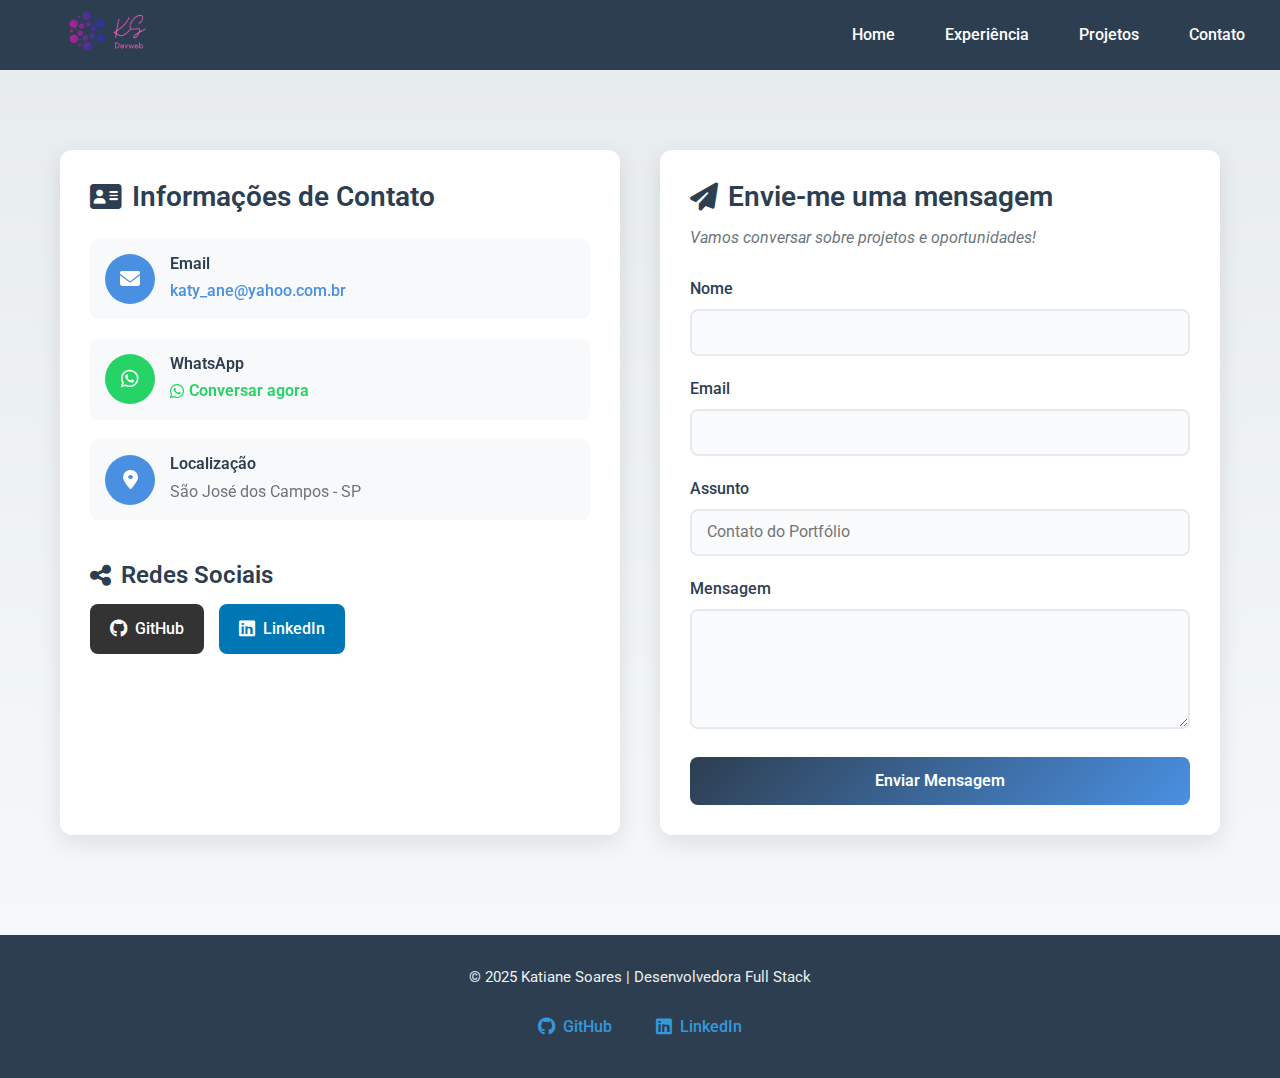
<file: docs/contato.html>
<!DOCTYPE html>
<html lang="pt-br">
  <head>
    <meta charset="UTF-8" />
    <meta http-equiv="X-UA-Compatible" content="IE=edge" />
    <meta name="viewport" content="initial-scale=1, width=device-width" />
    <link rel="stylesheet" href="https://stackpath.bootstrapcdn.com/bootstrap/4.3.1/css/bootstrap.min.css" />
    <link rel="stylesheet" href="css/normalize.css" />
    <link rel="stylesheet" href="css/estilos.css" />
    <link rel="stylesheet" href="css/vercel.css?v=1.1.0" />
    <link href="https://fonts.googleapis.com/css2?family=Roboto:wght@300;400;500;700&display=swap" rel="stylesheet" />
    <link rel="stylesheet" href="https://cdnjs.cloudflare.com/ajax/libs/font-awesome/6.2.0/css/all.min.css" />
    <title>Contato | Katiane Soares</title>
    <style>
      #form-status {
        padding: 10px 15px;
        margin-top: 15px;
        border-radius: 4px;
        text-align: center;
      }
      #form-status.sending {
        background-color: #e8f5e9;
        color: #2e7d32;
        border: 1px solid #a5d6a7;
      }
      #form-status.error {
        background-color: #ffebee;
        color: #c62828;
        border: 1px solid #ef9a9a;
      }
      .btn-enviar.loading {
        opacity: 0.7;
        cursor: not-allowed;
      }
      .hidden {
        display: none;
      }
    </style>
  </head>
  <body>
    <div class="sidebar-container desktop-menu">
      <nav id="sidebar">
        <img src="img/ks.png" alt="Logo" />
        <ul class="list-unstyled">
          <li><a href="index.html" class="desktop-link">Home</a></li>
          <li><a href="experiencia.html" class="desktop-link">Experiência</a></li>
          <li><a href="projetos.html" class="desktop-link">Projetos</a></li>
          <li><a href="contato.html" class="desktop-link">Contato</a></li>
        </ul>
      </nav>
    </div>
    <div class="content-wrapper">
      <div class="container-contato">
        <div class="contato-grid">
          <!-- Informações de contato -->
          <div class="contato-info">
            <h3><i class="fas fa-address-card"></i> Informações de Contato</h3>
            
            <div class="contact-cards">
              <div class="contact-card">
                <div class="contact-icon">
                  <i class="fas fa-envelope"></i>
                </div>
                <div class="contact-content">
                  <h4>Email</h4>
                  <a href="mailto:katy_ane@yahoo.com.br">katy_ane@yahoo.com.br</a>
                </div>
              </div>

              <div class="contact-card whatsapp-card">
                <div class="contact-icon whatsapp">
                  <i class="fab fa-whatsapp"></i>
                </div>
                <div class="contact-content">
                  <h4>WhatsApp</h4>
                  <a href="https://wa.me/5511995357525?text=Olá! Vi seu portfólio e gostaria de conversar sobre oportunidades." target="_blank">
                    <i class="fab fa-whatsapp"></i> Conversar agora
                  </a>
                </div>
              </div>

              <div class="contact-card">
                <div class="contact-icon">
                  <i class="fas fa-map-marker-alt"></i>
                </div>
                <div class="contact-content">
                  <h4>Localização</h4>
                  <p>São José dos Campos - SP</p>
                </div>
              </div>
            </div>

            <div class="social-links-contato">
              <h4><i class="fas fa-share-alt"></i> Redes Sociais</h4>
              <div class="social-buttons">
                <a
                  href="https://github.com/Katianefatec"
                  target="_blank"
                  class="social-btn github"
                >
                  <i class="fab fa-github"></i> GitHub
                </a>
                <a
                  href="https://www.linkedin.com/in/katiane-soares-4b8193245/"
                  target="_blank"
                  class="social-btn linkedin"
                >
                  <i class="fab fa-linkedin"></i> LinkedIn
                </a>
              </div>
            </div>
          </div>

          <!-- Formulário de contato -->
          <div class="contato-form">
            <h3><i class="fas fa-paper-plane"></i> Envie-me uma mensagem</h3>
            <p class="form-description">Vamos conversar sobre projetos e oportunidades!</p>
            
            <!-- Formulário para GitHub Pages - Usando Formspree -->
            <form id="formulario-contato" action="https://formspree.io/f/mblkbkbe" method="POST">
              <div class="form-group">
                <label for="nome">Nome</label>
                <input type="text" id="nome" name="name" required />
              </div>

              <div class="form-group">
                <label for="email">Email</label>
                <input type="email" id="email" name="_replyto" required />
              </div>

              <div class="form-group">
                <label for="assunto">Assunto</label>
                <input type="text" id="assunto" name="_subject" placeholder="Contato do Portfólio" required />
              </div>

              <div class="form-group">
                <label for="mensagem">Mensagem</label>
                <textarea id="mensagem" name="message" rows="5" required></textarea>
              </div>
              
              <!-- Campos ocultos para configuração do Formspree -->
              <input type="hidden" name="_next" value="https://katianefatec.github.io/portfolio2025/index.html" />
              <input type="hidden" name="_captcha" value="false" />
              <input type="hidden" name="_autoresponse" value="Obrigada pelo contato! Recebemos sua mensagem e retornaremos em breve." />

              <button type="submit" class="btn-enviar">Enviar Mensagem</button>
            </form>
            <div id="form-status" class="hidden"></div>
          </div>
        </div>
      </div>
    </div>
    <nav class="mobile-tab-menu">
      <a href="index.html" class="tab-item vercel-tab-item">
        <i class="fas fa-home vercel-icon"></i>
        <span class="vercel-text">Home</span>
      </a>
      <a href="experiencia.html" class="tab-item vercel-tab-item">
        <i class="fas fa-briefcase vercel-icon"></i>
        <span class="vercel-text">Experiência</span>
      </a>
      <a href="projetos.html" class="tab-item vercel-tab-item">
        <i class="fas fa-code vercel-icon"></i>
        <span class="vercel-text">Projetos</span>
      </a>
      <a href="contato.html" class="tab-item vercel-tab-item">
        <i class="fas fa-envelope vercel-icon"></i>
        <span class="vercel-text">Contato</span>
      </a>
    </nav>
    <footer class="footer">
      <div class="footer-content">
        <p>© 2025 Katiane Soares | Desenvolvedora Full Stack</p>
        <div class="social-links">
          <a href="https://github.com/Katianefatec" target="_blank" title="GitHub">
            <i class="fab fa-github"></i> GitHub
          </a>
          <a href="https://www.linkedin.com/in/katiane-soares-4b8193245/" target="_blank" title="LinkedIn">
            <i class="fab fa-linkedin"></i> LinkedIn
          </a>
        </div>
      </div>
    </footer>
    <script src="https://ajax.googleapis.com/ajax/libs/jquery/3.5.1/jquery.min.js"></script>
    <script>
      (function () {
        function adjustMenus() {
          const isMobile = window.innerWidth <= 768;
          const desktopMenu = document.querySelector(".desktop-menu");
          const mobileMenu = document.querySelector(".mobile-tab-menu");
          if (desktopMenu && mobileMenu) {
            desktopMenu.style.display = isMobile ? "none" : "block";
            mobileMenu.style.display = isMobile ? "flex" : "none";
            if (isMobile) {
              mobileMenu.style.justifyContent = "space-around";
              mobileMenu.style.alignItems = "center";
            }
          }
        }
        if (document.readyState === "loading") {
          document.addEventListener("DOMContentLoaded", adjustMenus);
        } else {
          adjustMenus();
        }
        window.addEventListener("resize", adjustMenus);
      })();

      // Script para formulário de contato
      document.getElementById("formulario-contato").addEventListener("submit", function(e) {
        e.preventDefault(); // Impedimos o envio padrão do formulário
        
        const formStatus = document.getElementById("form-status");
        const submitButton = document.querySelector(".btn-enviar");
        const form = this;
        
        // Indicação visual de envio
        submitButton.disabled = true;
        submitButton.textContent = "Enviando...";
        submitButton.classList.add("loading");
        
        formStatus.textContent = "Enviando mensagem...";
        formStatus.className = "sending";
        formStatus.style.display = "block";
        
        // Enviamos o formulário via AJAX
        fetch(form.action, {
          method: form.method,
          body: new FormData(form),
          headers: {
            'Accept': 'application/json'
          }
        })
        .then(response => {
          if (response.ok) {
            // Sucesso
            formStatus.textContent = "Mensagem enviada com sucesso! Obrigada pelo contato.";
            formStatus.className = "sending";
            form.reset();
            
            // Redirecionar após 2 segundos
            setTimeout(function() {
              window.location.href = "index.html";
            }, 2000);
          } else {
            // Erro
            response.json().then(data => {
              formStatus.textContent = "Ocorreu um erro. Por favor, tente novamente.";
              formStatus.className = "error";
            });
          }
        })
        .catch(error => {
          formStatus.textContent = "Ocorreu um erro na conexão. Por favor, tente novamente mais tarde.";
          formStatus.className = "error";
        })
        .finally(() => {
          submitButton.disabled = false;
          submitButton.textContent = "Enviar Mensagem";
          submitButton.classList.remove("loading");
        });
      });
    </script>
  </body>
</html>
</file>
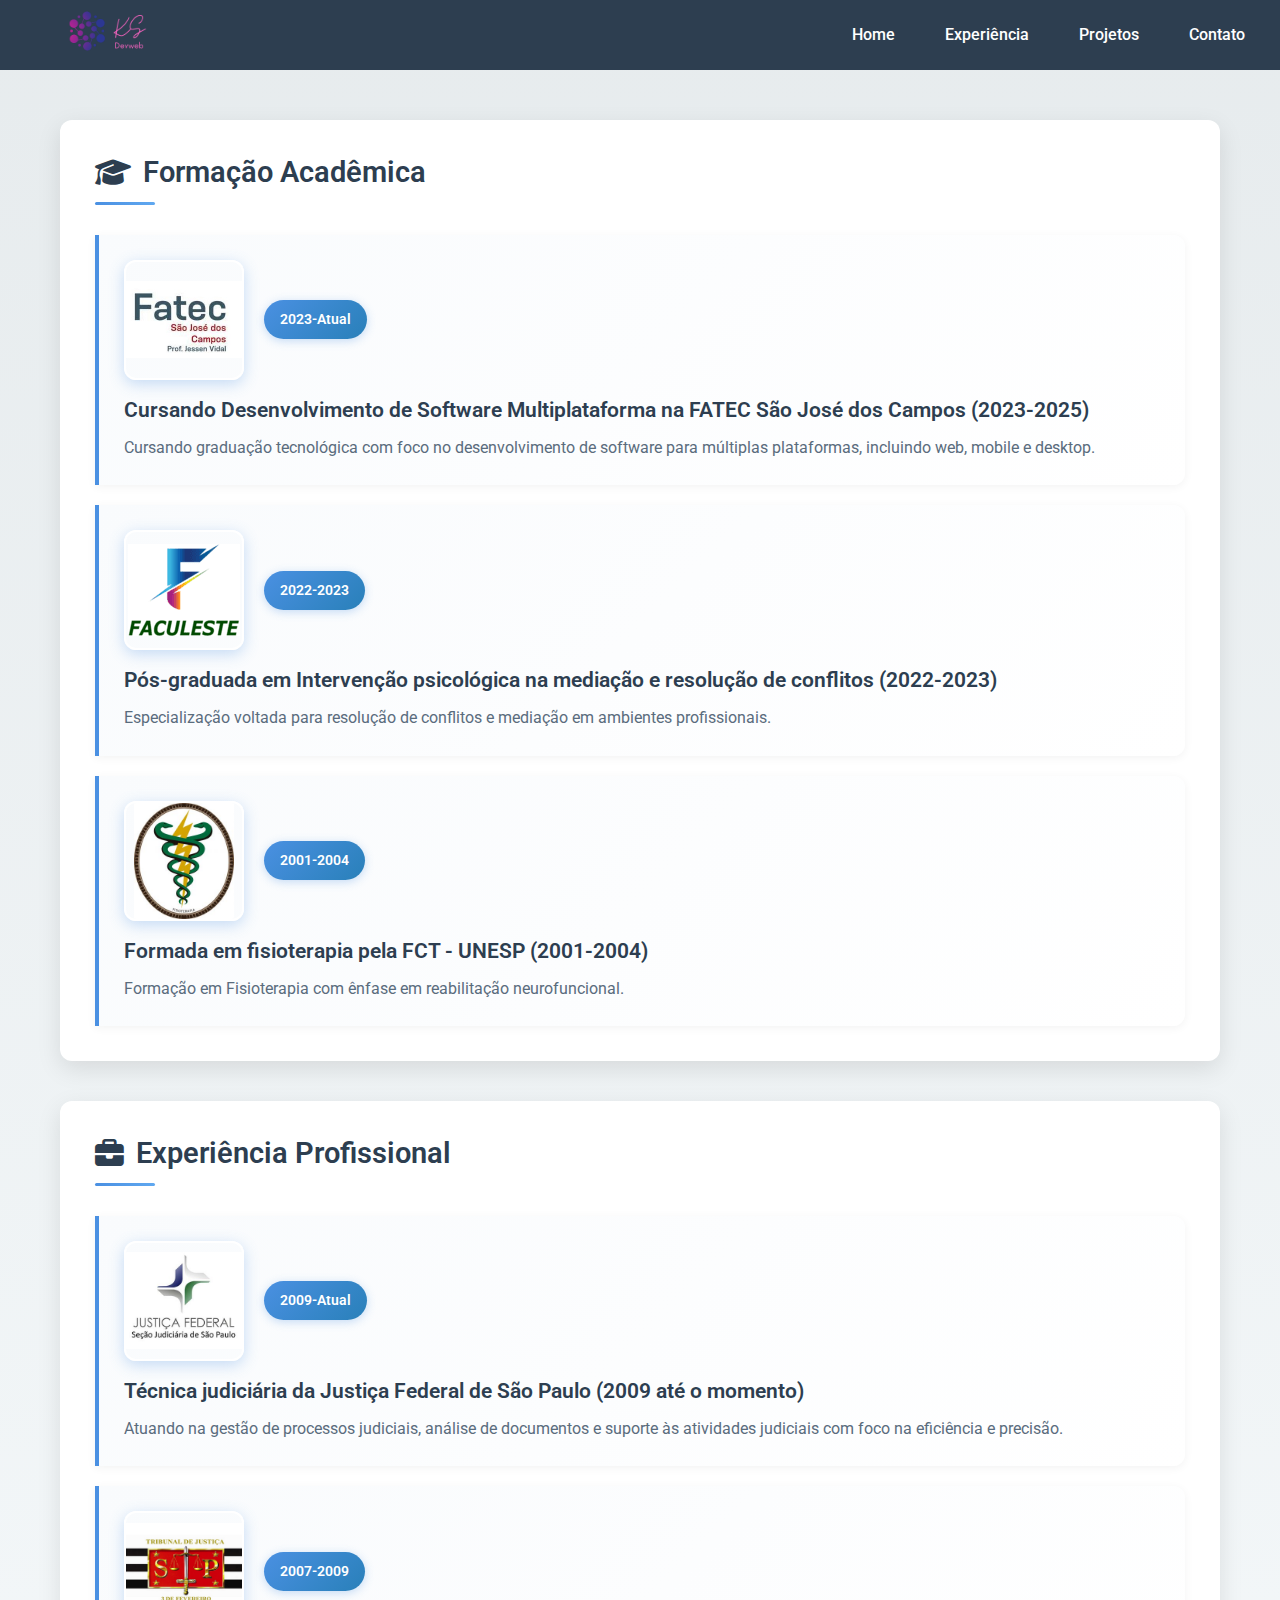
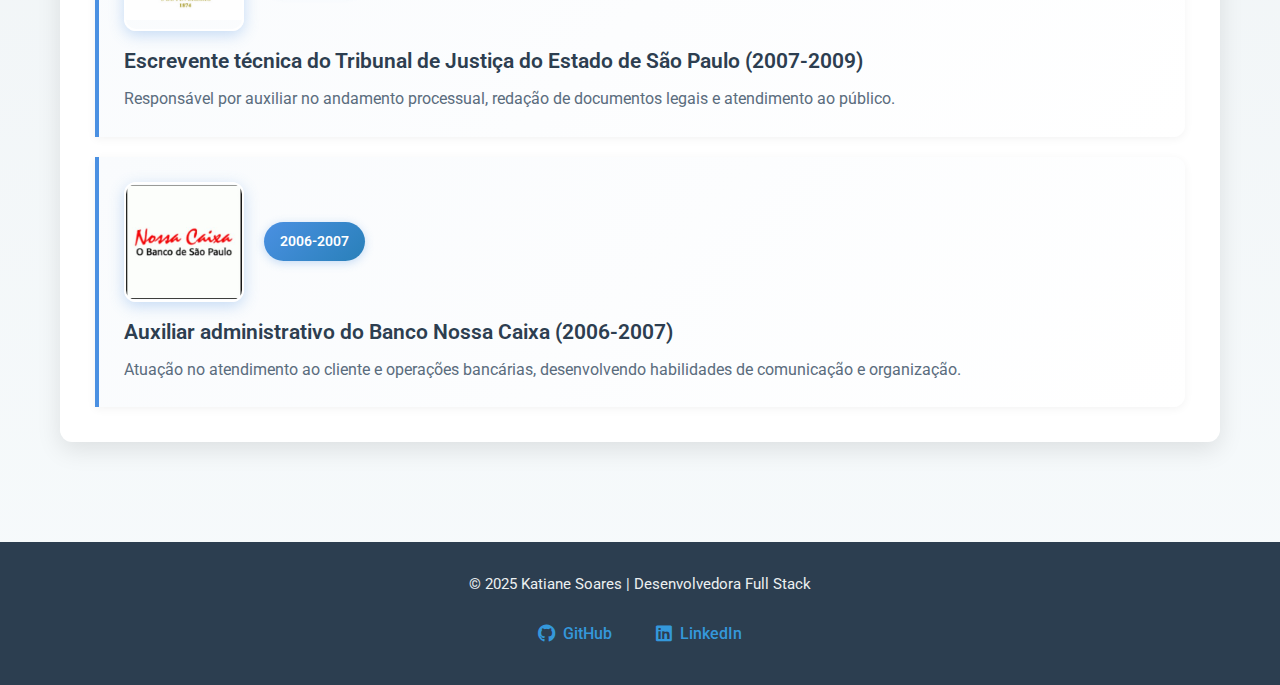
<file: docs/experiencia.html>
<!DOCTYPE html>
<html lang="pt-br">
  <head>
    <meta charset="UTF-8" />
    <meta http-equiv="X-UA-Compatible" content="IE=edge" />
    <meta name="viewport" content="initial-scale=1, width=device-width" />
    <link rel="stylesheet" href="https://stackpath.bootstrapcdn.com/bootstrap/4.3.1/css/bootstrap.min.css" />
    <link rel="stylesheet" href="css/normalize.css" />
    <link rel="stylesheet" href="css/estilos.css" />
    <link rel="stylesheet" href="css/vercel.css?v=1.1.0" />
    <link href="https://fonts.googleapis.com/css2?family=Roboto:wght@300;400;500;700&display=swap" rel="stylesheet" />
    <link rel="stylesheet" href="https://cdnjs.cloudflare.com/ajax/libs/font-awesome/6.2.0/css/all.min.css" />
    <title>Experiência | Katiane Soares</title>
  </head>
  <body>
    <div class="sidebar-container desktop-menu">
      <nav id="sidebar">
        <img src="img/ks.png" alt="Logo" />
        <ul class="list-unstyled">
          <li><a href="index.html" class="desktop-link">Home</a></li>
          <li><a href="experiencia.html" class="desktop-link">Experiência</a></li>
          <li><a href="projetos.html" class="desktop-link">Projetos</a></li>
          <li><a href="contato.html" class="desktop-link">Contato</a></li>
        </ul>
      </nav>
    </div>
    <div class="content-wrapper">
      <!-- INÍCIO DO CONTEÚDO DE EXPERIÊNCIA -->
      <div class="experience-container">
        <div class="timeline">
          <div class="timeline-section">
            <h2 class="timeline-heading">
              <i class="fas fa-graduation-cap"></i>
              Formação Acadêmica
            </h2>

            <div class="timeline-card">
              <div class="timeline-card-header">
                <img src="img/fatec.jpeg" alt="cargo5" class="timeline-icon" />
                <div class="timeline-period">2023-Atual</div>
              </div>
              <div class="timeline-content">
                <h3>Cursando Desenvolvimento de Software Multiplataforma na FATEC São José dos Campos (2023-2025)</h3>
                <p class="timeline-description">
                  Cursando graduação tecnológica com foco no desenvolvimento de software para múltiplas plataformas, incluindo web, mobile e desktop.
                </p>
              </div>
            </div>

            <div class="timeline-card">
              <div class="timeline-card-header">
                <img src="img/faculeste.jpeg" alt="cargo2" class="timeline-icon" />
                <div class="timeline-period">2022-2023</div>
              </div>
              <div class="timeline-content">
                <h3>Pós-graduada em Intervenção psicológica na mediação e resolução de conflitos (2022-2023)</h3>
                <p class="timeline-description">
                  Especialização voltada para resolução de conflitos e mediação em ambientes profissionais.
                </p>
              </div>
            </div>

            <div class="timeline-card">
              <div class="timeline-card-header">
                <img src="img/fisio.jpg" alt="formacao" class="timeline-icon" />
                <div class="timeline-period">2001-2004</div>
              </div>
              <div class="timeline-content">
                <h3>Formada em fisioterapia pela FCT - UNESP (2001-2004)</h3>
                <p class="timeline-description">
                  Formação em Fisioterapia com ênfase em reabilitação neurofuncional.
                </p>
              </div>
            </div>
          </div>

          <div class="timeline-section">
            <h2 class="timeline-heading">
              <i class="fas fa-briefcase"></i>
              Experiência Profissional
            </h2>

            <div class="timeline-card">
              <div class="timeline-card-header">
                <img src="img/jfsp.jpg" alt="cargo4" class="timeline-icon" />
                <div class="timeline-period">2009-Atual</div>
              </div>
              <div class="timeline-content">
                <h3>Técnica judiciária da Justiça Federal de São Paulo (2009 até o momento)</h3>
                <p class="timeline-description">
                  Atuando na gestão de processos judiciais, análise de documentos e suporte às atividades judiciais com foco na eficiência e precisão.
                </p>
              </div>
            </div>

            <div class="timeline-card">
              <div class="timeline-card-header">
                <img src="img/tjsp.jpg" alt="cargo1" class="timeline-icon" />
                <div class="timeline-period">2007-2009</div>
              </div>
              <div class="timeline-content">
                <h3>Escrevente técnica do Tribunal de Justiça do Estado de São Paulo (2007-2009)</h3>
                <p class="timeline-description">
                  Responsável por auxiliar no andamento processual, redação de documentos legais e atendimento ao público.
                </p>
              </div>
            </div>

            <div class="timeline-card">
              <div class="timeline-card-header">
                <img src="img/nossacaixa.png" alt="cargo3" class="timeline-icon" />
                <div class="timeline-period">2006-2007</div>
              </div>
              <div class="timeline-content">
                <h3>Auxiliar administrativo do Banco Nossa Caixa (2006-2007)</h3>
                <p class="timeline-description">
                  Atuação no atendimento ao cliente e operações bancárias, desenvolvendo habilidades de comunicação e organização.
                </p>
              </div>
            </div>
          </div>
        </div>
      </div>
      <!-- FIM DO CONTEÚDO DE EXPERIÊNCIA -->
    </div>
    <nav class="mobile-tab-menu">
      <a href="index.html" class="tab-item vercel-tab-item">
        <i class="fas fa-home vercel-icon"></i>
        <span class="vercel-text">Home</span>
      </a>
      <a href="experiencia.html" class="tab-item vercel-tab-item">
        <i class="fas fa-briefcase vercel-icon"></i>
        <span class="vercel-text">Experiência</span>
      </a>
      <a href="projetos.html" class="tab-item vercel-tab-item">
        <i class="fas fa-code vercel-icon"></i>
        <span class="vercel-text">Projetos</span>
      </a>
      <a href="contato.html" class="tab-item vercel-tab-item">
        <i class="fas fa-envelope vercel-icon"></i>
        <span class="vercel-text">Contato</span>
      </a>
    </nav>
    <footer class="footer">
      <div class="footer-content">
        <p>© 2025 Katiane Soares | Desenvolvedora Full Stack</p>
        <div class="social-links">
          <a href="https://github.com/Katianefatec" target="_blank" title="GitHub">
            <i class="fab fa-github"></i> GitHub
          </a>
          <a href="https://www.linkedin.com/in/katiane-soares-4b8193245/" target="_blank" title="LinkedIn">
            <i class="fab fa-linkedin"></i> LinkedIn
          </a>
        </div>
      </div>
    </footer>
    <script src="https://ajax.googleapis.com/ajax/libs/jquery/3.5.1/jquery.min.js"></script>
    <script>
      (function () {
        function adjustMenus() {
          const isMobile = window.innerWidth <= 768;
          const desktopMenu = document.querySelector(".desktop-menu");
          const mobileMenu = document.querySelector(".mobile-tab-menu");
          if (desktopMenu && mobileMenu) {
            desktopMenu.style.display = isMobile ? "none" : "block";
            mobileMenu.style.display = isMobile ? "flex" : "none";
            if (isMobile) {
              mobileMenu.style.justifyContent = "space-around";
              mobileMenu.style.alignItems = "center";
            }
          }
        }
        if (document.readyState === "loading") {
          document.addEventListener("DOMContentLoaded", adjustMenus);
        } else {
          adjustMenus();
        }
        window.addEventListener("resize", adjustMenus);
      })();
    </script>
  </body>
</html>
</file>
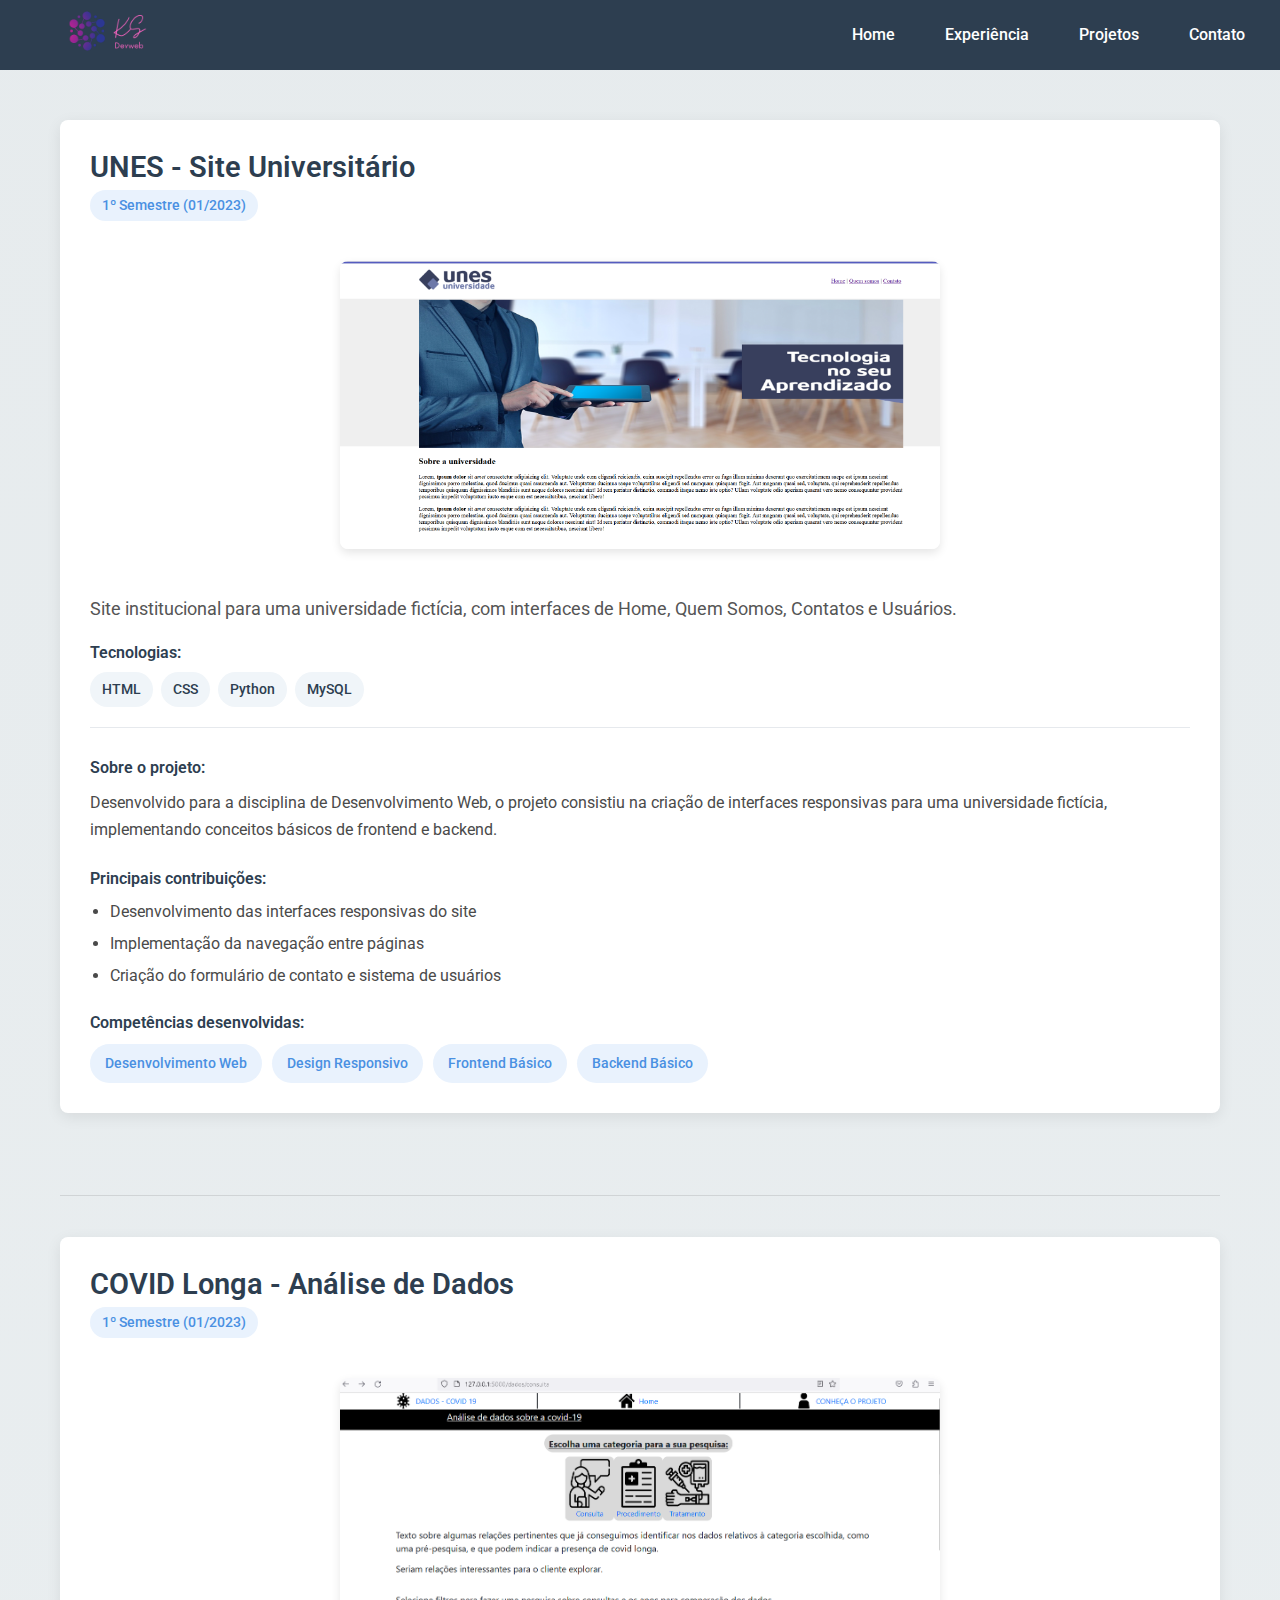
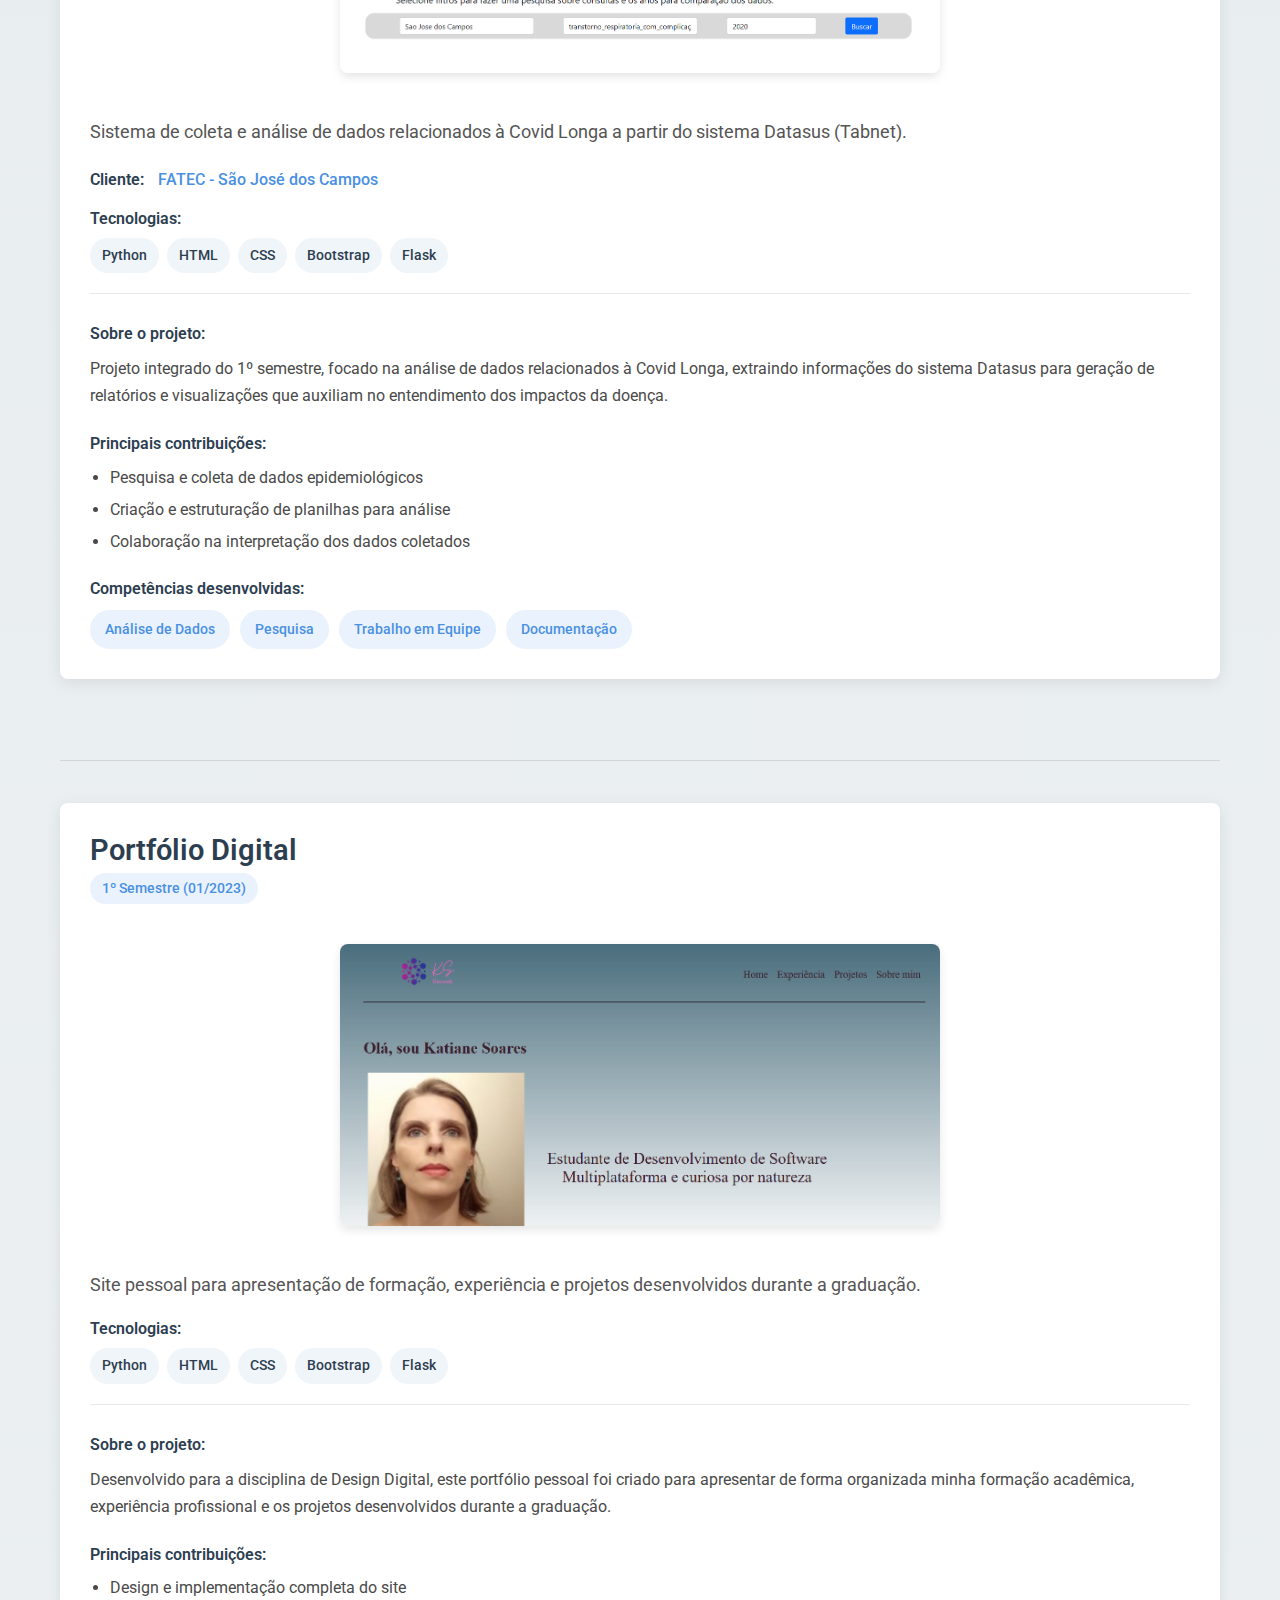
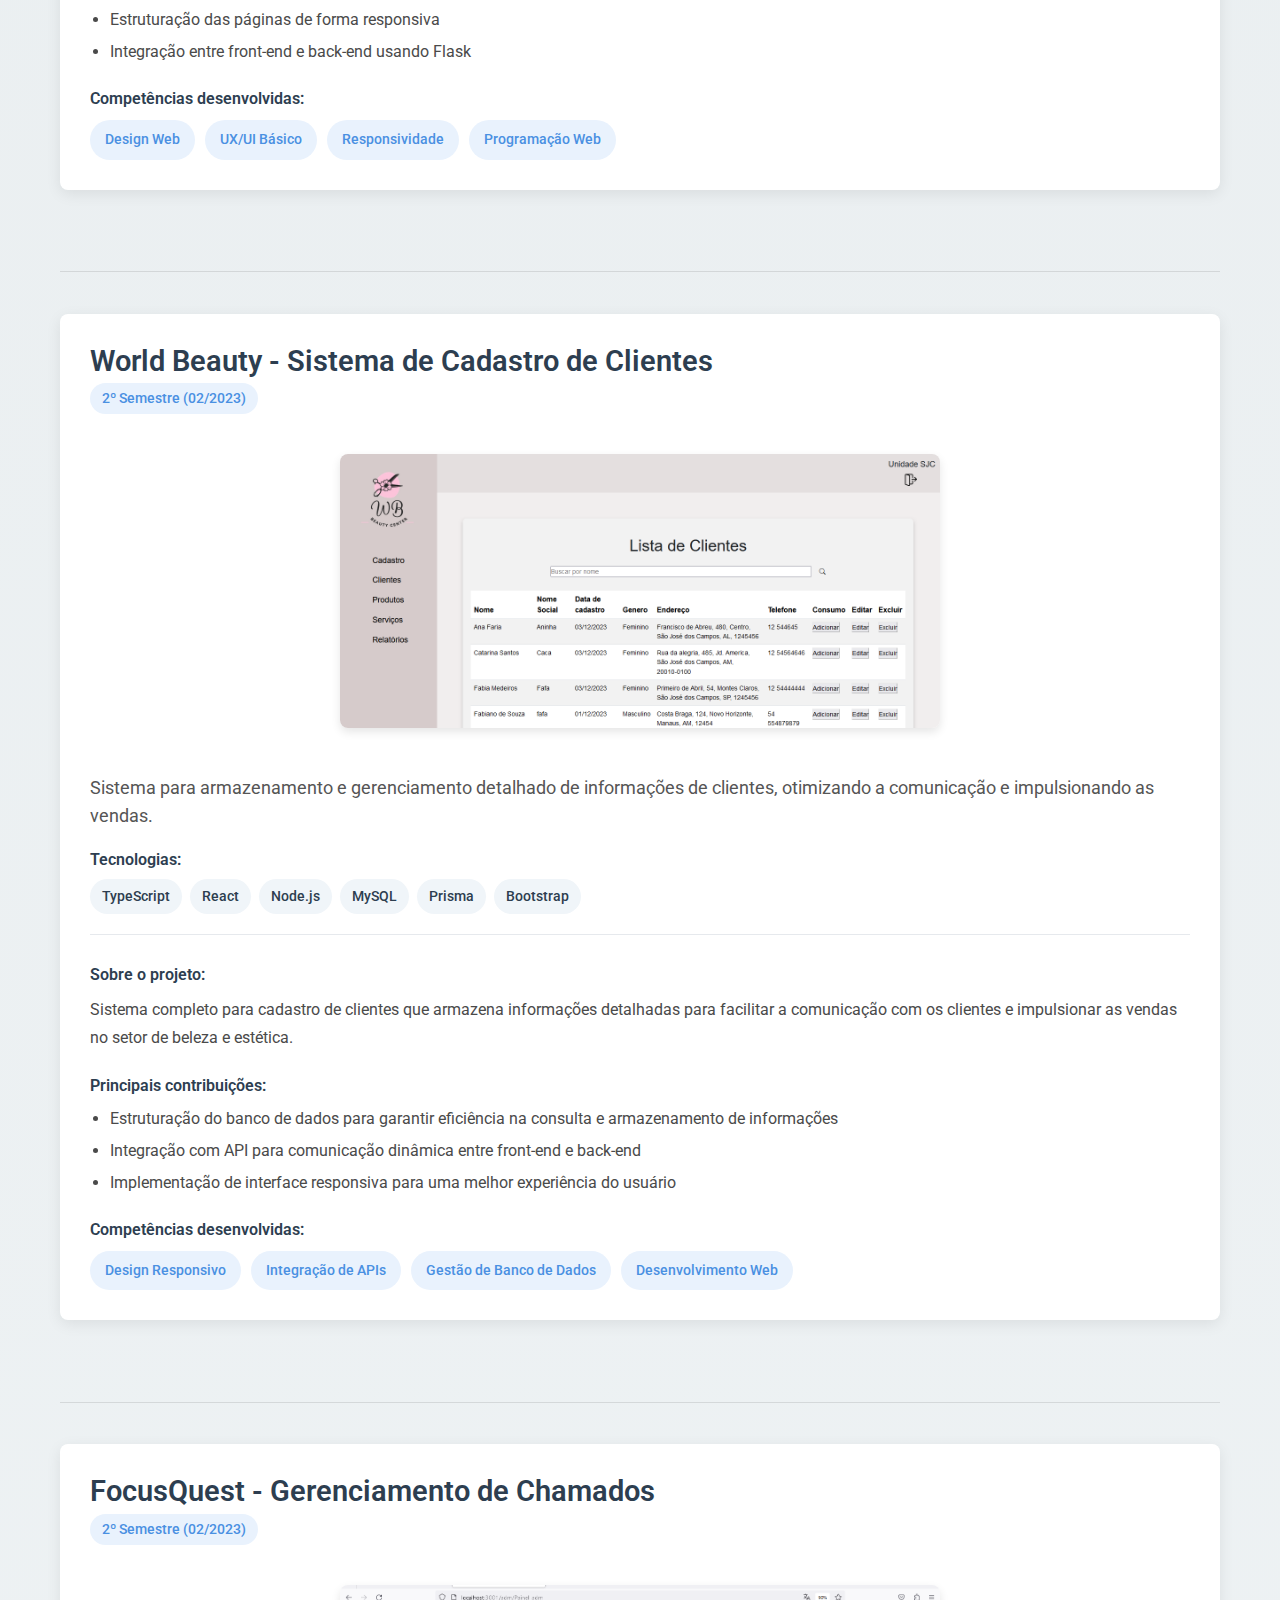
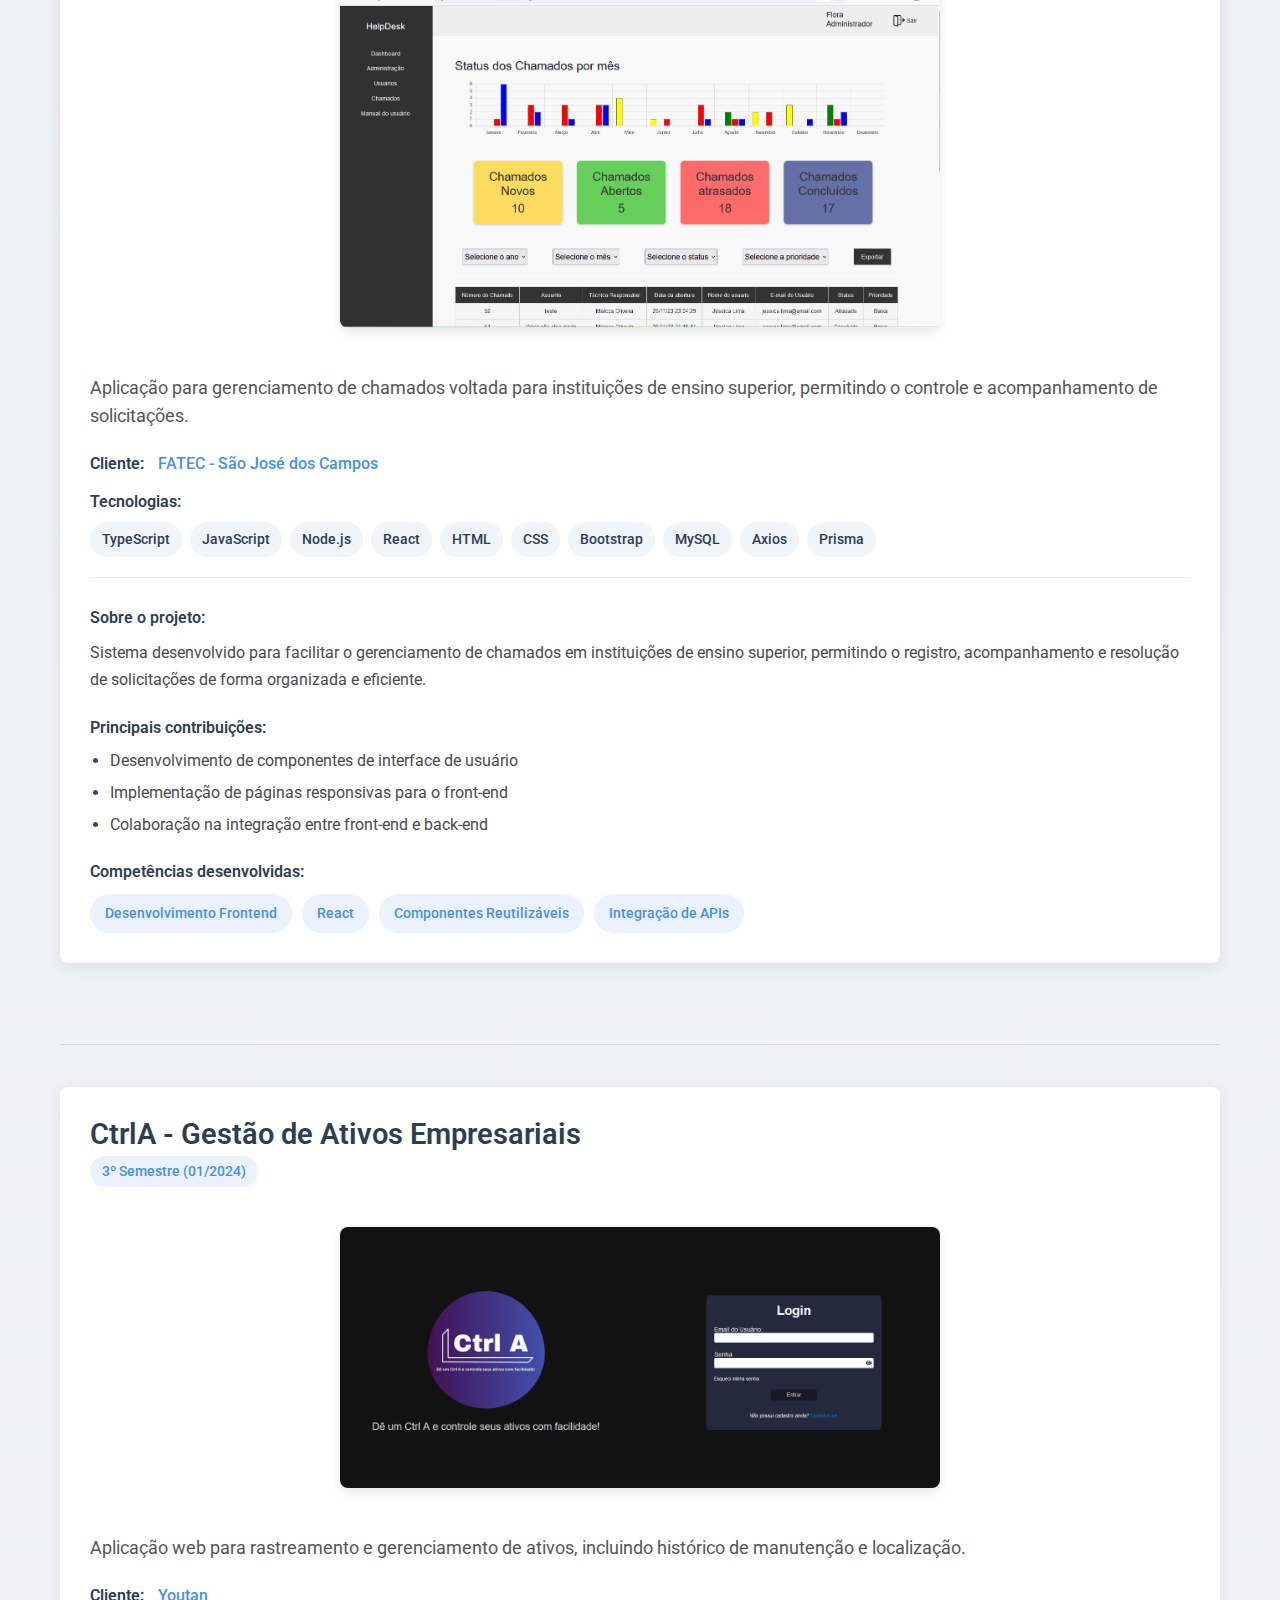
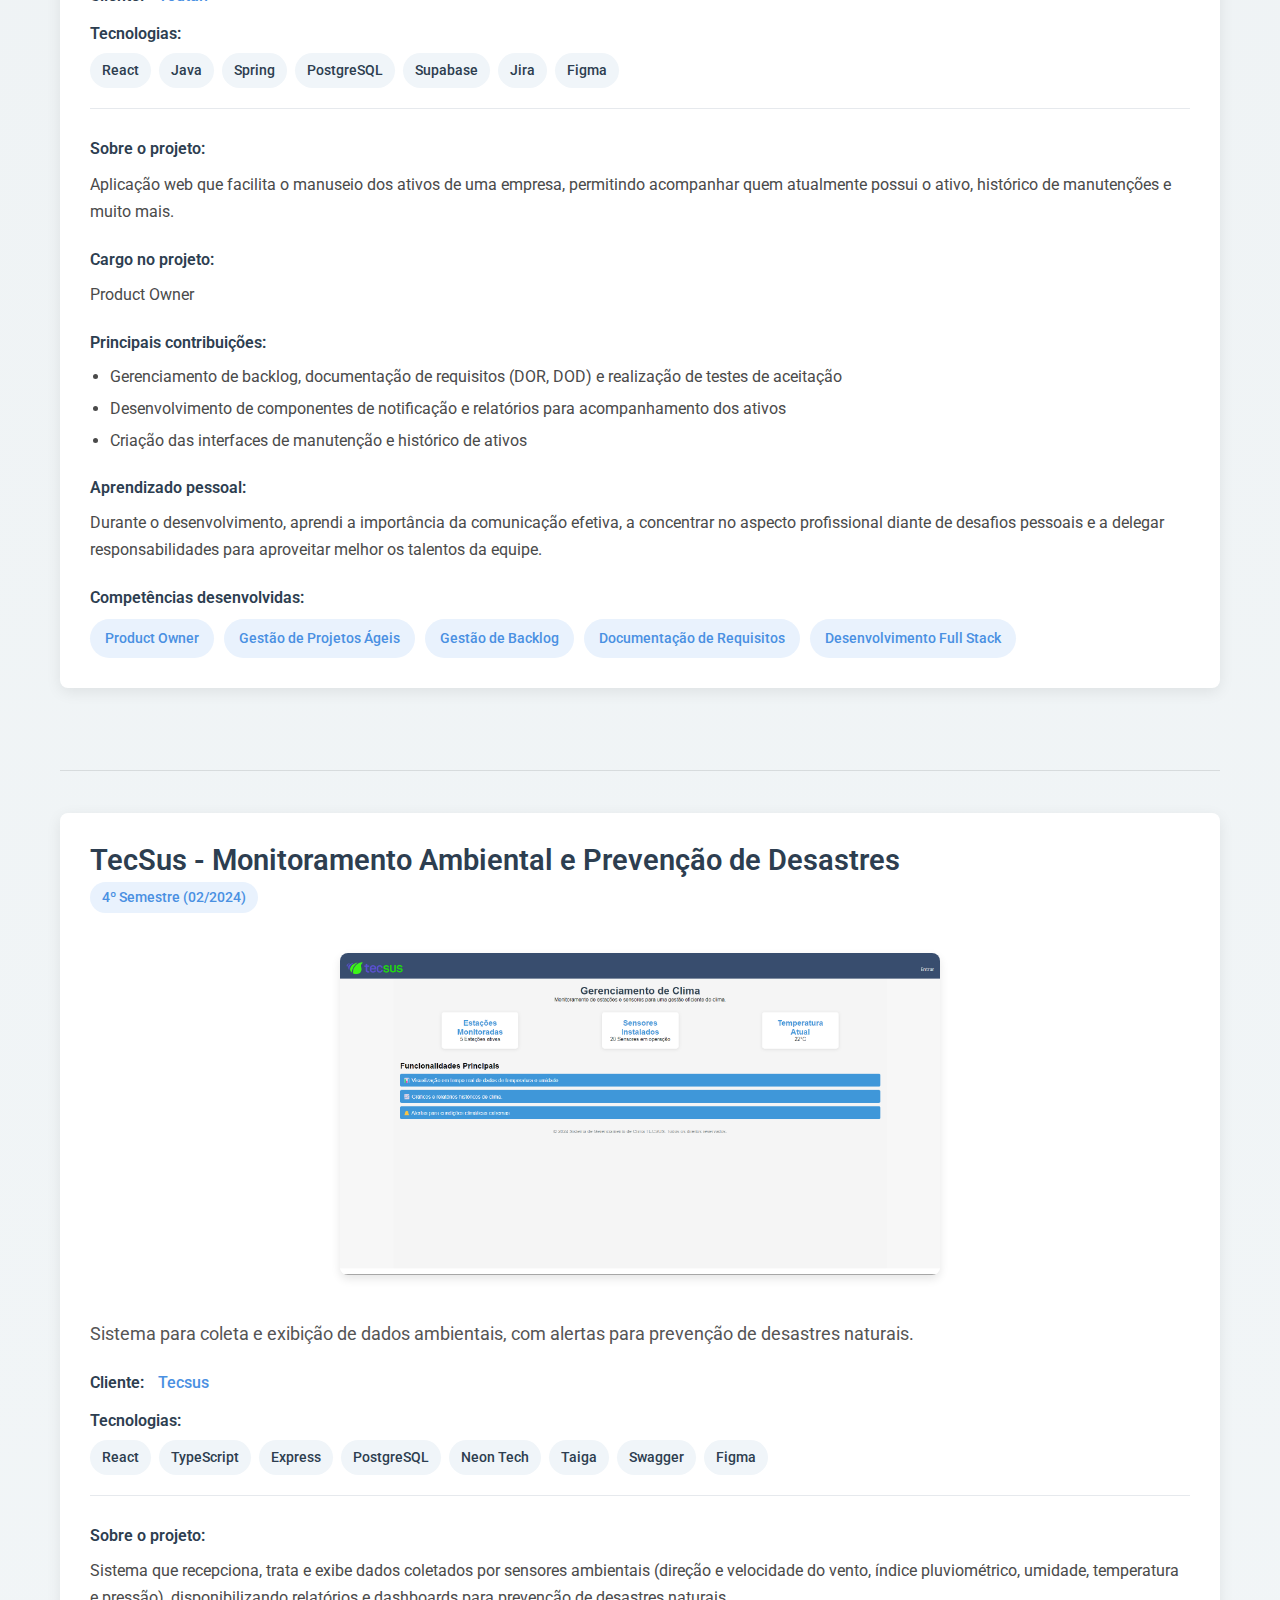
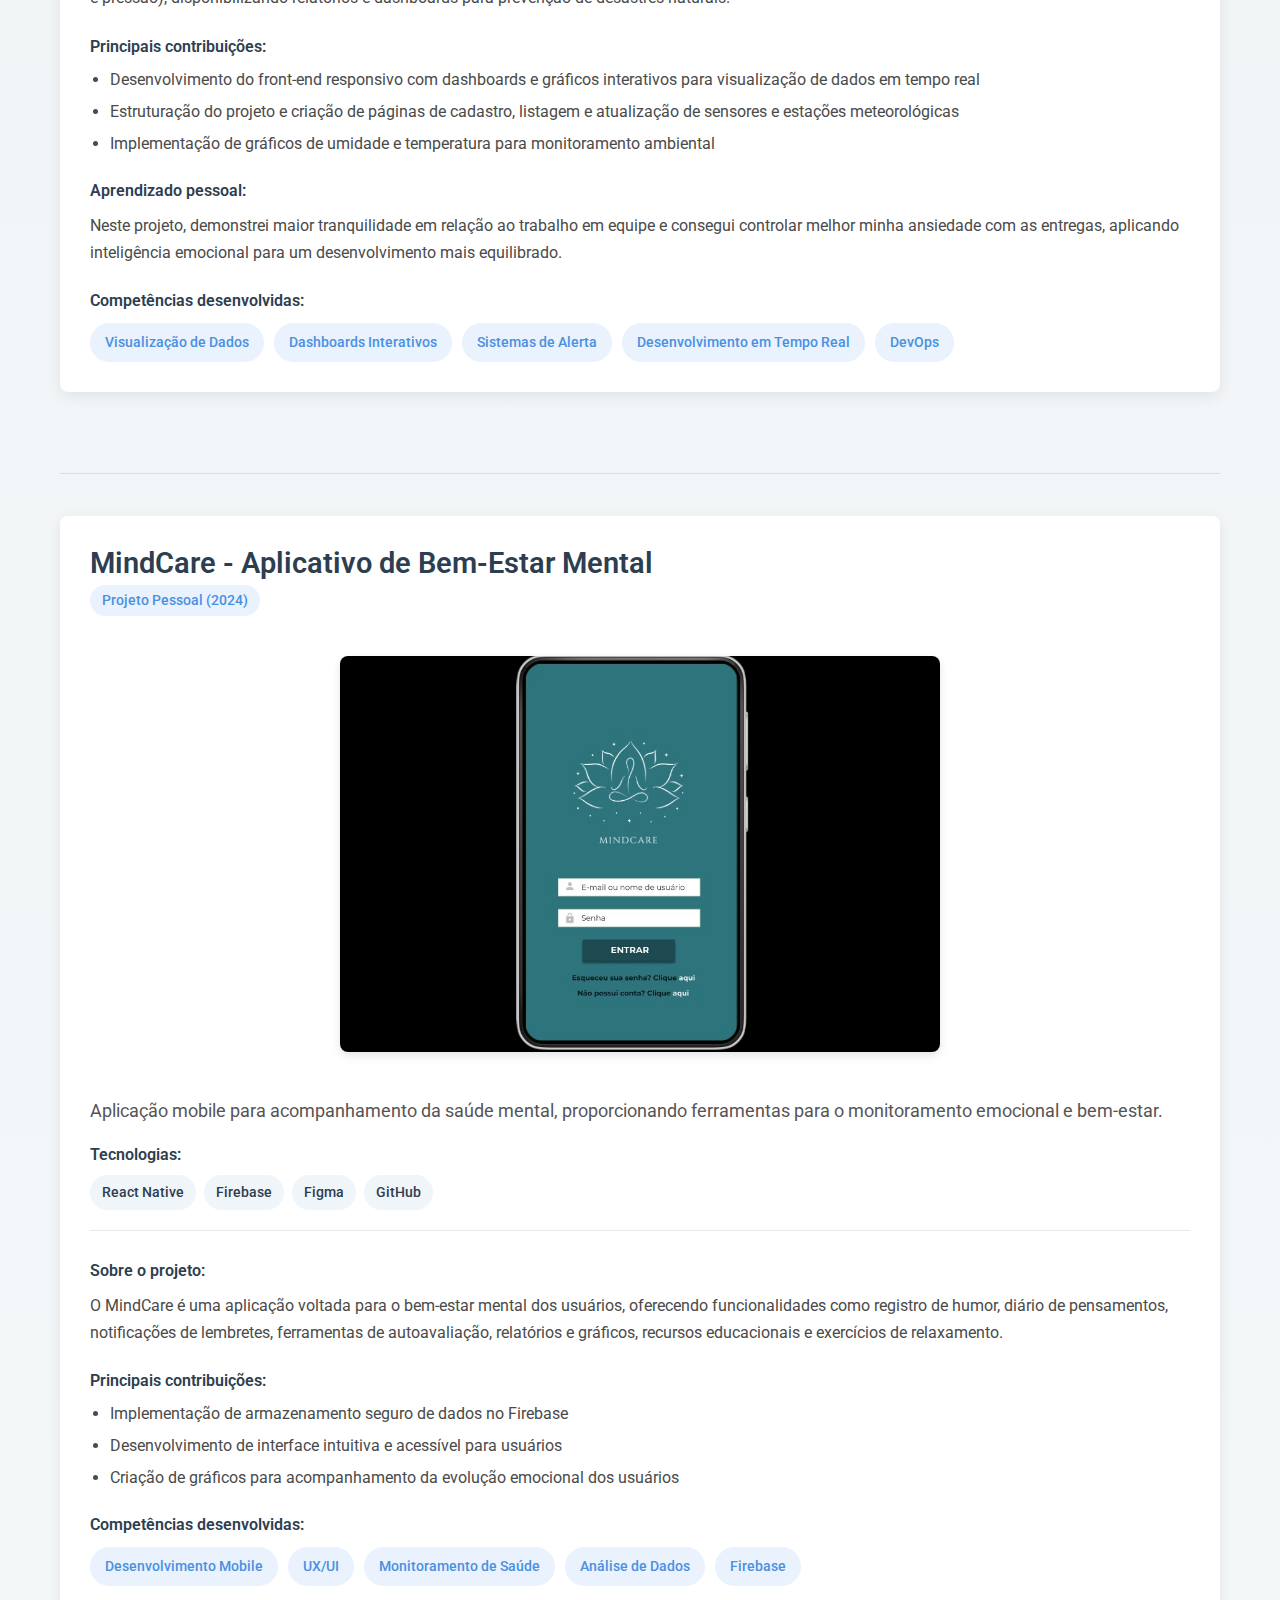
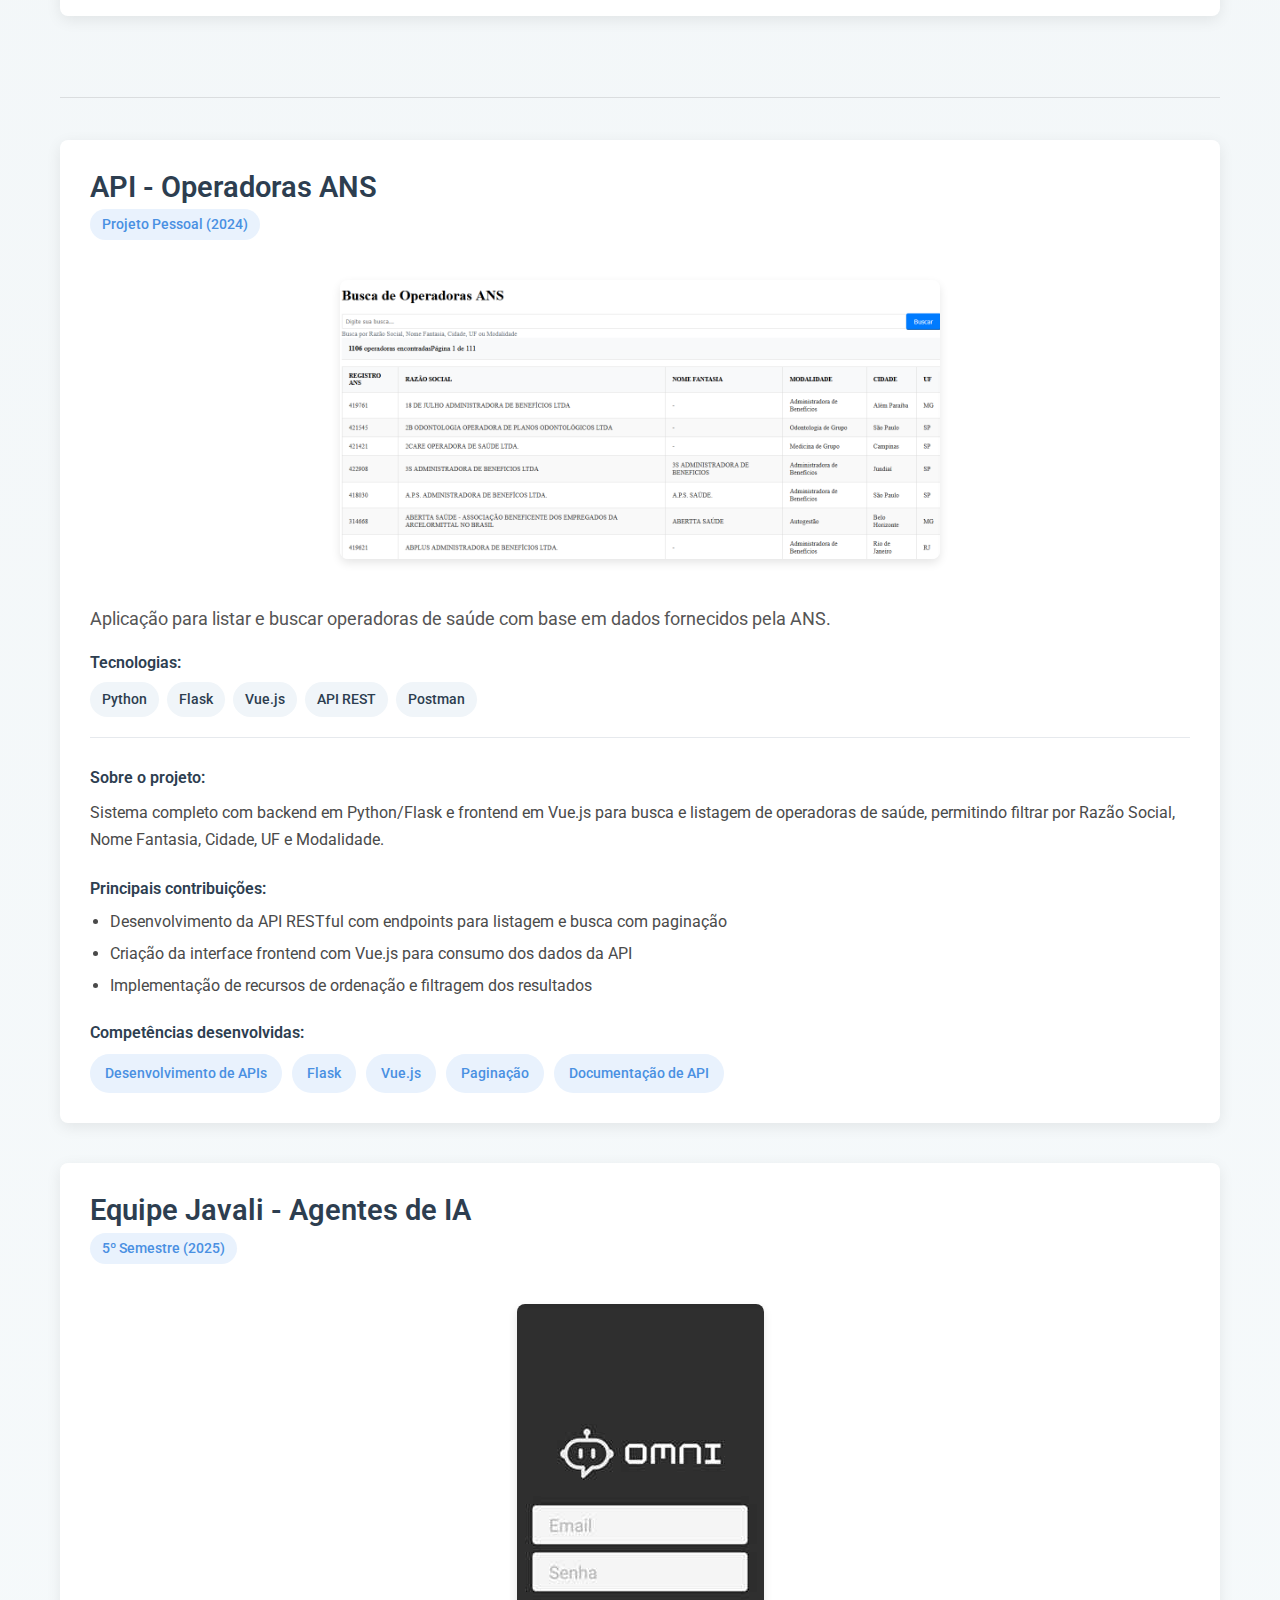
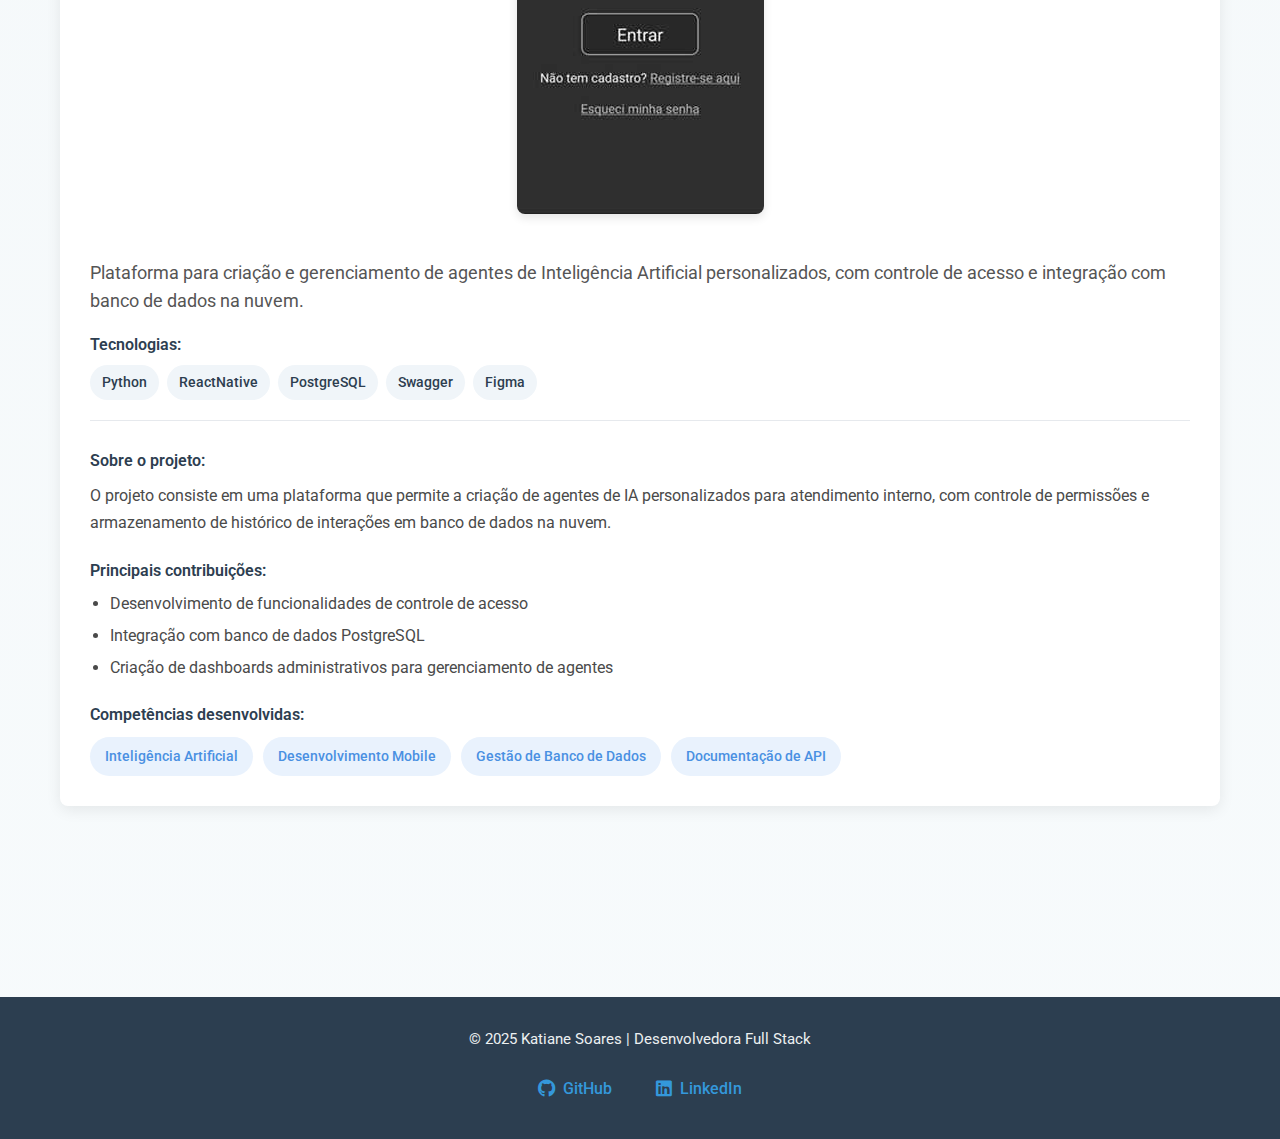
<file: docs/projetos.html>
<!DOCTYPE html>
<html lang="pt-br">
  <head>
    <meta charset="UTF-8" />
    <meta http-equiv="X-UA-Compatible" content="IE=edge" />
    <meta name="viewport" content="initial-scale=1, width=device-width" />
    <link rel="stylesheet" href="https://stackpath.bootstrapcdn.com/bootstrap/4.3.1/css/bootstrap.min.css" />
    <link rel="stylesheet" href="css/normalize.css" />
    <link rel="stylesheet" href="css/estilos.css" />
    <link rel="stylesheet" href="css/vercel.css?v=1.1.0" />
    <link href="https://fonts.googleapis.com/css2?family=Roboto:wght@300;400;500;700&display=swap" rel="stylesheet" />
    <link rel="stylesheet" href="https://cdnjs.cloudflare.com/ajax/libs/font-awesome/6.2.0/css/all.min.css" />
    <title>Projetos | Katiane Soares</title>
  </head>
  <body>
    <!-- Menu desktop -->
    <div class="sidebar-container desktop-menu">
      <nav id="sidebar">
        <img src="img/ks.png" alt="Logo" />
        <ul class="list-unstyled">
          <li><a href="index.html" class="desktop-link">Home</a></li>
          <li><a href="experiencia.html" class="desktop-link">Experiência</a></li>
          <li><a href="projetos.html" class="desktop-link">Projetos</a></li>
          <li><a href="contato.html" class="desktop-link">Contato</a></li>
        </ul>
      </nav>
    </div>
    <div class="content-wrapper">
      <!-- INÍCIO DO CONTEÚDO DA PÁGINA -->
<div class="experience-container">
      
      <div class="projeto2">
      <div>
        <h2 class="projeto-title">UNES - Site Universitário</h2>
        <span class="projeto-periodo">1º Semestre (01/2023)</span>
        <br>
        <a href="https://github.com/Katianefatec/desafio3-devweb.git" target="_blank">
          <img src="img/desafio_proj.png" alt="Imagem Desafio Unes">
        </a>  
        <br>     
        <div class="projeto-description">
          <div class="projeto-overview">
            <p class="projeto-tagline">Site institucional para uma universidade fictícia, com interfaces de Home, Quem Somos, Contatos e Usuários.</p>
            
            <div class="projeto-tecnologias">
              <h4>Tecnologias:</h4>
              <div class="tecnologias-tags">
                <span class="tech-tag">HTML</span>
                <span class="tech-tag">CSS</span>
                <span class="tech-tag">Python</span>
                <span class="tech-tag">MySQL</span>
              </div>
            </div>
          </div>
          
          <div class="projeto-detalhes">
            <h4>Sobre o projeto:</h4>
            <p>Desenvolvido para a disciplina de Desenvolvimento Web, o projeto consistiu na criação de interfaces responsivas para uma universidade fictícia, implementando conceitos básicos de frontend e backend.</p>
            
            <h4>Principais contribuições:</h4>
            <ul class="contribuicoes-lista">
              <li>Desenvolvimento das interfaces responsivas do site</li>
              <li>Implementação da navegação entre páginas</li>
              <li>Criação do formulário de contato e sistema de usuários</li>
            </ul>
            
            <div class="competencias">
              <h4>Competências desenvolvidas:</h4>
              <div class="competencias-tags">
                <span class="comp-tag">Desenvolvimento Web</span>
                <span class="comp-tag">Design Responsivo</span>
                <span class="comp-tag">Frontend Básico</span>
                <span class="comp-tag">Backend Básico</span>
              </div>
            </div>
          </div>
        </div>
      </div>
    </div>
    <br>
    <hr>
    <br>
    
              
    <div class="projeto2">    
      <div>
        <h2 class="projeto-title">COVID Longa - Análise de Dados</h2>   
        <span class="projeto-periodo">1º Semestre (01/2023)</span>
        <br> 
        <a href="https://github.com/Katianefatec/FocusQuestAPI" target="_blank">
          <img src="img/COVID_proj.png" alt="Imagem Projeto API Covid Longa">
        </a>      
        <br>
        <div class="projeto-description">
          <div class="projeto-overview">
            <p class="projeto-tagline">Sistema de coleta e análise de dados relacionados à Covid Longa a partir do sistema Datasus (Tabnet).</p>
            
            <div class="projeto-cliente">
              <h4>Cliente:</h4>
              <p>FATEC - São José dos Campos</p>
            </div>
            
            <div class="projeto-tecnologias">
              <h4>Tecnologias:</h4>
              <div class="tecnologias-tags">
                <span class="tech-tag">Python</span>
                <span class="tech-tag">HTML</span>
                <span class="tech-tag">CSS</span>
                <span class="tech-tag">Bootstrap</span>
                <span class="tech-tag">Flask</span>
              </div>
            </div>
          </div>
          
          <div class="projeto-detalhes">
            <h4>Sobre o projeto:</h4>
            <p>Projeto integrado do 1º semestre, focado na análise de dados relacionados à Covid Longa, extraindo informações do sistema Datasus para geração de relatórios e visualizações que auxiliam no entendimento dos impactos da doença.</p>
            
            <h4>Principais contribuições:</h4>
            <ul class="contribuicoes-lista">
              <li>Pesquisa e coleta de dados epidemiológicos</li>
              <li>Criação e estruturação de planilhas para análise</li>
              <li>Colaboração na interpretação dos dados coletados</li>
            </ul>
            
            <div class="competencias">
              <h4>Competências desenvolvidas:</h4>
              <div class="competencias-tags">
                <span class="comp-tag">Análise de Dados</span>
                <span class="comp-tag">Pesquisa</span>
                <span class="comp-tag">Trabalho em Equipe</span>
                <span class="comp-tag">Documentação</span>
              </div>
            </div>
          </div>
        </div>  
      </div>     
    </div>
    <br>
    
    <hr>
    
    <br>
    <div class="projeto2">  
      <div>   
        <h2 class="projeto-title">Portfólio Digital</h2>
        <span class="projeto-periodo">1º Semestre (01/2023)</span>
        <br>         
        <a href="https://github.com/Katianefatec/Portifolio.git" target="_blank">
          <img src="img/portifolio.png" alt="Imagem Portfólio - Design Digital">
        </a>
        <br>
        <div class="projeto-description">
          <div class="projeto-overview">
            <p class="projeto-tagline">Site pessoal para apresentação de formação, experiência e projetos desenvolvidos durante a graduação.</p>
            
            <div class="projeto-tecnologias">
              <h4>Tecnologias:</h4>
              <div class="tecnologias-tags">
                <span class="tech-tag">Python</span>
                <span class="tech-tag">HTML</span>
                <span class="tech-tag">CSS</span>
                <span class="tech-tag">Bootstrap</span>
                <span class="tech-tag">Flask</span>
              </div>
            </div>
          </div>
          
          <div class="projeto-detalhes">
            <h4>Sobre o projeto:</h4>
            <p>Desenvolvido para a disciplina de Design Digital, este portfólio pessoal foi criado para apresentar de forma organizada minha formação acadêmica, experiência profissional e os projetos desenvolvidos durante a graduação.</p>
            
            <h4>Principais contribuições:</h4>
            <ul class="contribuicoes-lista">
              <li>Design e implementação completa do site</li>
              <li>Estruturação das páginas de forma responsiva</li>
              <li>Integração entre front-end e back-end usando Flask</li>
            </ul>
            
            <div class="competencias">
              <h4>Competências desenvolvidas:</h4>
              <div class="competencias-tags">
                <span class="comp-tag">Design Web</span>
                <span class="comp-tag">UX/UI Básico</span>
                <span class="comp-tag">Responsividade</span>
                <span class="comp-tag">Programação Web</span>
              </div>
            </div>
          </div>
        </div>      
      </div>
    </div>
  <br>
  <hr>
    <br>
    
              
  <div class="projeto2">    
      <div>
        <h2 class="projeto-title">World Beauty - Sistema de Cadastro de Clientes</h2>
        <span class="projeto-periodo">2º Semestre (02/2023)</span>   
        <br> 
        <a href="https://github.com/Katianefatec/ativ5-TP.git" target="_blank">
          <img src="img/WB.png" alt="Imagem Projeto WB">
        </a>      
        <br>
        <div class="projeto-description">
          <div class="projeto-overview">
            <p class="projeto-tagline">Sistema para armazenamento e gerenciamento detalhado de informações de clientes, otimizando a comunicação e impulsionando as vendas.</p>
            
            <div class="projeto-tecnologias">
              <h4>Tecnologias:</h4>
              <div class="tecnologias-tags">
                <span class="tech-tag">TypeScript</span>
                <span class="tech-tag">React</span>
                <span class="tech-tag">Node.js</span>
                <span class="tech-tag">MySQL</span>
                <span class="tech-tag">Prisma</span>
                <span class="tech-tag">Bootstrap</span>
              </div>
            </div>
          </div>
          
          <div class="projeto-detalhes">
            <h4>Sobre o projeto:</h4>
            <p>Sistema completo para cadastro de clientes que armazena informações detalhadas para facilitar a comunicação com os clientes e impulsionar as vendas no setor de beleza e estética.</p>
            
            <h4>Principais contribuições:</h4>
            <ul class="contribuicoes-lista">
              <li>Estruturação do banco de dados para garantir eficiência na consulta e armazenamento de informações</li>
              <li>Integração com API para comunicação dinâmica entre front-end e back-end</li>
              <li>Implementação de interface responsiva para uma melhor experiência do usuário</li>
            </ul>
            
            <div class="competencias">
              <h4>Competências desenvolvidas:</h4>
              <div class="competencias-tags">
                <span class="comp-tag">Design Responsivo</span>
                <span class="comp-tag">Integração de APIs</span>
                <span class="comp-tag">Gestão de Banco de Dados</span>
                <span class="comp-tag">Desenvolvimento Web</span>
              </div>
            </div>
          </div>
        </div>  
      </div>  
    </div>  
          
            
   
    <br>
   
    <hr>
    
    <br>
    <div class="projeto2">   
      <div>    
        <h2 class="projeto-title">FocusQuest - Gerenciamento de Chamados</h2>
        <span class="projeto-periodo">2º Semestre (02/2023)</span>
        <br>       
        <a href="https://github.com/FocusQuest/FocusQuestAPI.git" target="_blank">
          <img src="img/api-2sem.png" alt="Imagem API2">
        </a>
        <br>    
        <div class="projeto-description">
          <div class="projeto-overview">
            <p class="projeto-tagline">Aplicação para gerenciamento de chamados voltada para instituições de ensino superior, permitindo o controle e acompanhamento de solicitações.</p>
            
            <div class="projeto-cliente">
              <h4>Cliente:</h4>
              <p>FATEC - São José dos Campos</p>
            </div>
            
            <div class="projeto-tecnologias">
              <h4>Tecnologias:</h4>
              <div class="tecnologias-tags">
                <span class="tech-tag">TypeScript</span>
                <span class="tech-tag">JavaScript</span>
                <span class="tech-tag">Node.js</span>
                <span class="tech-tag">React</span>
                <span class="tech-tag">HTML</span>
                <span class="tech-tag">CSS</span>
                <span class="tech-tag">Bootstrap</span>
                <span class="tech-tag">MySQL</span>
                <span class="tech-tag">Axios</span>
                <span class="tech-tag">Prisma</span>
              </div>
            </div>
          </div>
          
          <div class="projeto-detalhes">
            <h4>Sobre o projeto:</h4>
            <p>Sistema desenvolvido para facilitar o gerenciamento de chamados em instituições de ensino superior, permitindo o registro, acompanhamento e resolução de solicitações de forma organizada e eficiente.</p>
            
            <h4>Principais contribuições:</h4>
            <ul class="contribuicoes-lista">
              <li>Desenvolvimento de componentes de interface de usuário</li>
              <li>Implementação de páginas responsivas para o front-end</li>
              <li>Colaboração na integração entre front-end e back-end</li>
            </ul>
            
            <div class="competencias">
              <h4>Competências desenvolvidas:</h4>
              <div class="competencias-tags">
                <span class="comp-tag">Desenvolvimento Frontend</span>
                <span class="comp-tag">React</span>
                <span class="comp-tag">Componentes Reutilizáveis</span>
                <span class="comp-tag">Integração de APIs</span>
              </div>
            </div>
          </div>
        </div>
      </div>
    </div>
  
  <br>
  <hr> 
  <br>
  <div class="projeto2">    
    <div>
      <h2 class="projeto-title">CtrlA - Gestão de Ativos Empresariais</h2>
      <span class="projeto-periodo">3º Semestre (01/2024)</span>   
      <br> 
      <a href="https://github.com/equipe-javali/API_3.git" target="_blank">
        <img src="img/ctrlA.png" alt="Imagem Projeto API CtrlA">
      </a>      
      <br>
      <div class="projeto-description">
        <div class="projeto-overview">
          <p class="projeto-tagline">Aplicação web para rastreamento e gerenciamento de ativos, incluindo histórico de manutenção e localização.</p>
          
          <div class="projeto-cliente">
            <h4>Cliente:</h4>
            <p>Youtan</p>
          </div>
          
          <div class="projeto-tecnologias">
            <h4>Tecnologias:</h4>
            <div class="tecnologias-tags">
              <span class="tech-tag">React</span>
              <span class="tech-tag">Java</span>
              <span class="tech-tag">Spring</span>
              <span class="tech-tag">PostgreSQL</span>
              <span class="tech-tag">Supabase</span>
              <span class="tech-tag">Jira</span>
              <span class="tech-tag">Figma</span>
            </div>
          </div>
        </div>
        
        <div class="projeto-detalhes">
          <h4>Sobre o projeto:</h4>
          <p>Aplicação web que facilita o manuseio dos ativos de uma empresa, permitindo acompanhar quem atualmente possui o ativo, histórico de manutenções e muito mais.</p>
          
          <h4>Cargo no projeto:</h4>
          <p>Product Owner</p>
          
          <h4>Principais contribuições:</h4>
          <ul class="contribuicoes-lista">
            <li>Gerenciamento de backlog, documentação de requisitos (DOR, DOD) e realização de testes de aceitação</li>
            <li>Desenvolvimento de componentes de notificação e relatórios para acompanhamento dos ativos</li>
            <li>Criação das interfaces de manutenção e histórico de ativos</li>
          </ul>
          
          <h4>Aprendizado pessoal:</h4>
          <p>Durante o desenvolvimento, aprendi a importância da comunicação efetiva, a concentrar no aspecto profissional diante de desafios pessoais e a delegar responsabilidades para aproveitar melhor os talentos da equipe.</p>
          
          <div class="competencias">
            <h4>Competências desenvolvidas:</h4>
            <div class="competencias-tags">
              <span class="comp-tag">Product Owner</span>
              <span class="comp-tag">Gestão de Projetos Ágeis</span>
              <span class="comp-tag">Gestão de Backlog</span>
              <span class="comp-tag">Documentação de Requisitos</span>
              <span class="comp-tag">Desenvolvimento Full Stack</span>
            </div>
          </div>
        </div>
      </div>  
    </div>  
  </div>

  <br>
  <hr> 
  <br>
  <div class="projeto2">    
    <div>
      <h2 class="projeto-title">TecSus - Monitoramento Ambiental e Prevenção de Desastres</h2>
      <span class="projeto-periodo">4º Semestre (02/2024)</span>   
      <br> 
      <a href="https://github.com/equipe-javali/API_4.git" target="_blank">
        <img src="img/tecsus.png" alt="Imagem Projeto TecSus">
      </a>      
      <br>
      <div class="projeto-description">
        <div class="projeto-overview">
          <p class="projeto-tagline">Sistema para coleta e exibição de dados ambientais, com alertas para prevenção de desastres naturais.</p>
          
          <div class="projeto-cliente">
            <h4>Cliente:</h4>
            <p>Tecsus</p>
          </div>
          
          <div class="projeto-tecnologias">
            <h4>Tecnologias:</h4>
            <div class="tecnologias-tags">
              <span class="tech-tag">React</span>
              <span class="tech-tag">TypeScript</span>
              <span class="tech-tag">Express</span>
              <span class="tech-tag">PostgreSQL</span>
              <span class="tech-tag">Neon Tech</span>
              <span class="tech-tag">Taiga</span>
              <span class="tech-tag">Swagger</span>
              <span class="tech-tag">Figma</span>
            </div>
          </div>
        </div>
        
        <div class="projeto-detalhes">
          <h4>Sobre o projeto:</h4>
          <p>Sistema que recepciona, trata e exibe dados coletados por sensores ambientais (direção e velocidade do vento, índice pluviométrico, umidade, temperatura e pressão), disponibilizando relatórios e dashboards para prevenção de desastres naturais.</p>
          
          <h4>Principais contribuições:</h4>
          <ul class="contribuicoes-lista">
            <li>Desenvolvimento do front-end responsivo com dashboards e gráficos interativos para visualização de dados em tempo real</li>
            <li>Estruturação do projeto e criação de páginas de cadastro, listagem e atualização de sensores e estações meteorológicas</li>
            <li>Implementação de gráficos de umidade e temperatura para monitoramento ambiental</li>
          </ul>
          
          <h4>Aprendizado pessoal:</h4>
          <p>Neste projeto, demonstrei maior tranquilidade em relação ao trabalho em equipe e consegui controlar melhor minha ansiedade com as entregas, aplicando inteligência emocional para um desenvolvimento mais equilibrado.</p>
          
          <div class="competencias">
            <h4>Competências desenvolvidas:</h4>
            <div class="competencias-tags">
              <span class="comp-tag">Visualização de Dados</span>
              <span class="comp-tag">Dashboards Interativos</span>
              <span class="comp-tag">Sistemas de Alerta</span>
              <span class="comp-tag">Desenvolvimento em Tempo Real</span>
              <span class="comp-tag">DevOps</span>
            </div>
          </div>
        </div>
      </div>  
    </div>  
  </div>
  

  <br>
  <hr> 
  <br>
  <div class="projeto2">    
    <div>
      <h2 class="projeto-title">MindCare - Aplicativo de Bem-Estar Mental</h2>   
      <span class="projeto-periodo">Projeto Pessoal (2024)</span>
      <br> 
      <a href="https://github.com/Katianefatec/MindCare" target="_blank">
        <img src="img/mindcare.jpg" alt="Imagem Projeto MindCare">
      </a>      
      <br>
      <div class="projeto-description">
        <div class="projeto-overview">
          <p class="projeto-tagline">Aplicação mobile para acompanhamento da saúde mental, proporcionando ferramentas para o monitoramento emocional e bem-estar.</p>
          
          <div class="projeto-tecnologias">
            <h4>Tecnologias:</h4>
            <div class="tecnologias-tags">
              <span class="tech-tag">React Native</span>
              <span class="tech-tag">Firebase</span>
              <span class="tech-tag">Figma</span>
              <span class="tech-tag">GitHub</span>
            </div>
          </div>
        </div>
        
        <div class="projeto-detalhes">
          <h4>Sobre o projeto:</h4>
          <p>O MindCare é uma aplicação voltada para o bem-estar mental dos usuários, oferecendo funcionalidades como registro de humor, diário de pensamentos, notificações de lembretes, ferramentas de autoavaliação, relatórios e gráficos, recursos educacionais e exercícios de relaxamento.</p>
          
          <h4>Principais contribuições:</h4>
          <ul class="contribuicoes-lista">
            <li>Implementação de armazenamento seguro de dados no Firebase</li>
            <li>Desenvolvimento de interface intuitiva e acessível para usuários</li>
            <li>Criação de gráficos para acompanhamento da evolução emocional dos usuários</li>
          </ul>
          
          <div class="competencias">
            <h4>Competências desenvolvidas:</h4>
            <div class="competencias-tags">
              <span class="comp-tag">Desenvolvimento Mobile</span>
              <span class="comp-tag">UX/UI</span>
              <span class="comp-tag">Monitoramento de Saúde</span>
              <span class="comp-tag">Análise de Dados</span>
              <span class="comp-tag">Firebase</span>
            </div>
          </div>
        </div>
      </div>  
    </div>  
  </div> 

  <br>
  <hr> 
  <br>
  <div class="projeto2">    
    <div>
            <h2 class="projeto-title">API - Operadoras ANS</h2>   
      <span class="projeto-periodo">Projeto Pessoal (2024)</span>
      <br> 
      <a href="https://github.com/Katianefatec/teste_nivelamento.git" target="_blank">
        <img src="img/buscaAns.jpg" alt="Imagem Projeto API Operadoras ANS">
      </a>      
      <br>
      <div class="projeto-description">
        <div class="projeto-overview">
          <p class="projeto-tagline">Aplicação para listar e buscar operadoras de saúde com base em dados fornecidos pela ANS.</p>
          
          <div class="projeto-tecnologias">
            <h4>Tecnologias:</h4>
            <div class="tecnologias-tags">
              <span class="tech-tag">Python</span>
              <span class="tech-tag">Flask</span>
              <span class="tech-tag">Vue.js</span>
              <span class="tech-tag">API REST</span>
              <span class="tech-tag">Postman</span>
            </div>
          </div>
        </div>
        
        <div class="projeto-detalhes">
          <h4>Sobre o projeto:</h4>
          <p>Sistema completo com backend em Python/Flask e frontend em Vue.js para busca e listagem de operadoras de saúde, permitindo filtrar por Razão Social, Nome Fantasia, Cidade, UF e Modalidade.</p>
          
          <h4>Principais contribuições:</h4>
          <ul class="contribuicoes-lista">
            <li>Desenvolvimento da API RESTful com endpoints para listagem e busca com paginação</li>
            <li>Criação da interface frontend com Vue.js para consumo dos dados da API</li>
            <li>Implementação de recursos de ordenação e filtragem dos resultados</li>
          </ul>
          
          <div class="competencias">
            <h4>Competências desenvolvidas:</h4>
            <div class="competencias-tags">
              <span class="comp-tag">Desenvolvimento de APIs</span>
              <span class="comp-tag">Flask</span>
              <span class="comp-tag">Vue.js</span>
              <span class="comp-tag">Paginação</span>
              <span class="comp-tag">Documentação de API</span>
            </div>
          </div>
        </div>
      </div>             
    </div>  
  </div> 

  <div class="projeto2">
    <div>
      <h2 class="projeto-title">Equipe Javali - Agentes de IA</h2>
      <span class="projeto-periodo">5º Semestre (2025)</span>
      <br>
      <a href="https://github.com/equipe-javali/API_5" target="_blank">
        <img src="img/omni.jpg" alt="Imagem Projeto Omni">
      </a>
      <br>
      <div class="projeto-description">
        <div class="projeto-overview">
          <p class="projeto-tagline">Plataforma para criação e gerenciamento de agentes de Inteligência Artificial personalizados, com controle de acesso e integração com banco de dados na nuvem.</p>
  
          <div class="projeto-tecnologias">
            <h4>Tecnologias:</h4>
            <div class="tecnologias-tags">
              <span class="tech-tag">Python</span>
              <span class="tech-tag">ReactNative</span>
              <span class="tech-tag">PostgreSQL</span>
              <span class="tech-tag">Swagger</span>
              <span class="tech-tag">Figma</span>
            </div>
          </div>
        </div>
  
        <div class="projeto-detalhes">
          <h4>Sobre o projeto:</h4>
          <p>O projeto consiste em uma plataforma que permite a criação de agentes de IA personalizados para atendimento interno, com controle de permissões e armazenamento de histórico de interações em banco de dados na nuvem.</p>
  
          <h4>Principais contribuições:</h4>
          <ul class="contribuicoes-lista">
            <li>Desenvolvimento de funcionalidades de controle de acesso</li>
            <li>Integração com banco de dados PostgreSQL</li>
            <li>Criação de dashboards administrativos para gerenciamento de agentes</li>
          </ul>
  
          <div class="competencias">
            <h4>Competências desenvolvidas:</h4>
            <div class="competencias-tags">
              <span class="comp-tag">Inteligência Artificial</span>
              <span class="comp-tag">Desenvolvimento Mobile</span>
              <span class="comp-tag">Gestão de Banco de Dados</span>
              <span class="comp-tag">Documentação de API</span>
            </div>
          </div>
        </div>
      </div>
    </div>
  </div>
    
      
          
</div>
<br>
<br>   
</div>
      <!-- FIM DO CONTEÚDO DA PÁGINA -->
    </div>
    <nav class="mobile-tab-menu">
      <a href="index.html" class="tab-item vercel-tab-item">
        <i class="fas fa-home vercel-icon"></i>
        <span class="vercel-text">Home</span>
      </a>
      <a href="experiencia.html" class="tab-item vercel-tab-item">
        <i class="fas fa-briefcase vercel-icon"></i>
        <span class="vercel-text">Experiência</span>
      </a>
      <a href="projetos.html" class="tab-item vercel-tab-item">
        <i class="fas fa-code vercel-icon"></i>
        <span class="vercel-text">Projetos</span>
      </a>
      <a href="contato.html" class="tab-item vercel-tab-item">
        <i class="fas fa-envelope vercel-icon"></i>
        <span class="vercel-text">Contato</span>
      </a>
    </nav>
    <footer class="footer">
      <div class="footer-content">
        <p>© 2025 Katiane Soares | Desenvolvedora Full Stack</p>
        <div class="social-links">
          <a href="https://github.com/Katianefatec" target="_blank" title="GitHub">
            <i class="fab fa-github"></i> GitHub
          </a>
          <a href="https://www.linkedin.com/in/katiane-soares-4b8193245/" target="_blank" title="LinkedIn">
            <i class="fab fa-linkedin"></i> LinkedIn
          </a>
        </div>
      </div>
    </footer>
    <script src="https://ajax.googleapis.com/ajax/libs/jquery/3.5.1/jquery.min.js"></script>
    <script>
      (function () {
        function adjustMenus() {
          const isMobile = window.innerWidth <= 768;
          const desktopMenu = document.querySelector(".desktop-menu");
          const mobileMenu = document.querySelector(".mobile-tab-menu");
          if (desktopMenu && mobileMenu) {
            desktopMenu.style.display = isMobile ? "none" : "block";
            mobileMenu.style.display = isMobile ? "flex" : "none";
            if (isMobile) {
              mobileMenu.style.justifyContent = "space-around";
              mobileMenu.style.alignItems = "center";
            }
          }
        }
        if (document.readyState === "loading") {
          document.addEventListener("DOMContentLoaded", adjustMenus);
        } else {
          adjustMenus();
        }
        window.addEventListener("resize", adjustMenus);
      })();
    </script>
  </body>
</html>
</file>
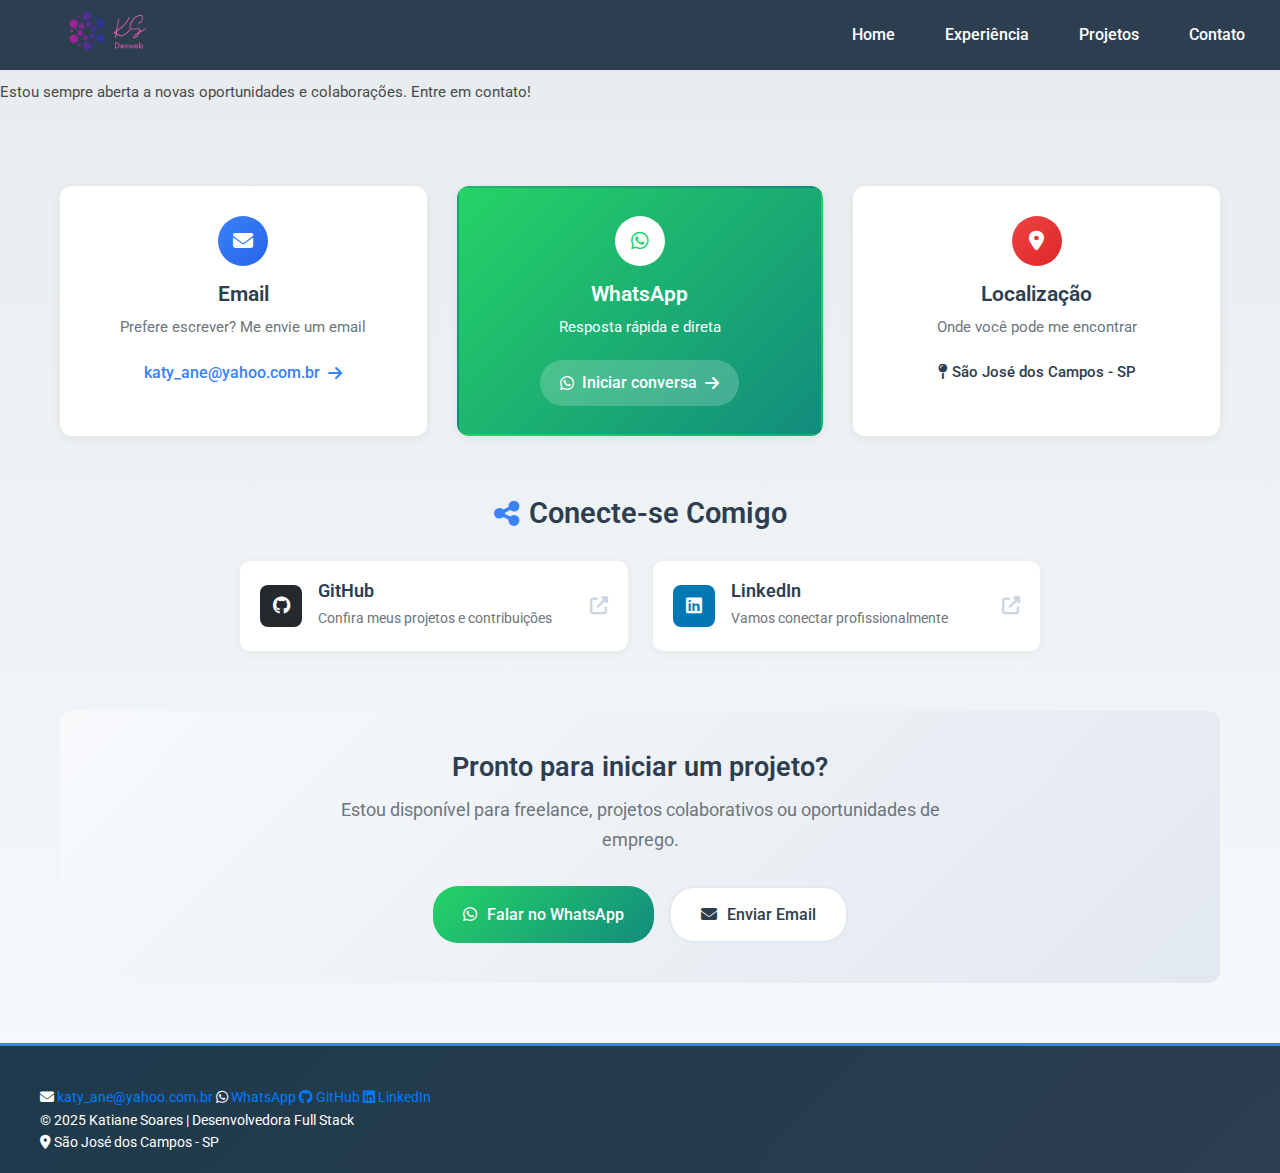
<file: docs/templates/contato.html>
<!DOCTYPE html>
<html lang="pt-br">
  <head>
    <meta charset="UTF-8" />
    <meta http-equiv="X-UA-Compatible" content="IE=edge" />
    <meta name="viewport" content="initial-scale=1, width=device-width" />
    <link rel="stylesheet" href="https://stackpath.bootstrapcdn.com/bootstrap/4.3.1/css/bootstrap.min.css" />
    <link rel="stylesheet" href="../static/css/normalize.css" />
    <link rel="stylesheet" href="../static/css/estilos.css" />
    <link rel="stylesheet" href="../static/css/vercel.css?v=1.1.0" />
    <link href="https://fonts.googleapis.com/css2?family=Roboto:wght@300;400;500;700&display=swap" rel="stylesheet" />
    <link rel="stylesheet" href="https://cdnjs.cloudflare.com/ajax/libs/font-awesome/6.2.0/css/all.min.css" />
    <title>Contato | Katiane Soares</title>
    
  </head>
  <body>
    <div class="sidebar-container desktop-menu">
      <nav id="sidebar">
        <img src="../static/img/ks.png" alt="Logo" />
        <ul class="list-unstyled">
          <li><a href="index.html" class="desktop-link">Home</a></li>
          <li><a href="experiencia.html" class="desktop-link">Experiência</a></li>
          <li><a href="projetos.html" class="desktop-link">Projetos</a></li>
          <li><a href="contato.html" class="desktop-link active">Contato</a></li>
        </ul>
      </nav>
    </div>
    <div class="content-wrapper">
      <!-- Hero Section -->
      <div class="contact-hero">
        <div class="contact-hero-content">
          <h1 class="contact-hero-title">
            <i class="fas fa-paper-plane"></i> Vamos Conversar?
          </h1>
          <p class="contact-hero-subtitle">
            Estou sempre aberta a novas oportunidades e colaborações. Entre em contato!
          </p>
        </div>
      </div>

      <!-- Contact Cards Section -->
      <div class="contact-container">
        <div class="contact-cards-grid">
          
          <!-- Email Card -->
          <div class="contact-card-modern">
            <div class="contact-card-icon email-icon">
              <i class="fas fa-envelope"></i>
            </div>
            <h3 class="contact-card-title">Email</h3>
            <p class="contact-card-description">Prefere escrever? Me envie um email</p>
            <a href="mailto:katy_ane@yahoo.com.br" class="contact-card-link">
              katy_ane@yahoo.com.br
              <i class="fas fa-arrow-right"></i>
            </a>
          </div>

          <!-- WhatsApp Card -->
          <div class="contact-card-modern whatsapp-highlight">
            <div class="contact-card-icon whatsapp-icon">
              <i class="fab fa-whatsapp"></i>
            </div>
            <h3 class="contact-card-title">WhatsApp</h3>
            <p class="contact-card-description">Resposta rápida e direta</p>
            <a href="https://wa.me/5511995357525?text=Olá! Vi seu portfólio e gostaria de conversar sobre oportunidades." target="_blank" class="contact-card-link whatsapp-link">
              <i class="fab fa-whatsapp"></i> Iniciar conversa
              <i class="fas fa-arrow-right"></i>
            </a>
          </div>

          <!-- Location Card -->
          <div class="contact-card-modern">
            <div class="contact-card-icon location-icon">
              <i class="fas fa-map-marker-alt"></i>
            </div>
            <h3 class="contact-card-title">Localização</h3>
            <p class="contact-card-description">Onde você pode me encontrar</p>
            <p class="contact-card-info">
              <i class="fas fa-map-pin"></i> São José dos Campos - SP
            </p>
          </div>

        </div>

        <!-- Social Media Section -->
        <div class="contact-social-section">
          <h2 class="contact-social-title">
            <i class="fas fa-share-nodes"></i> Conecte-se Comigo
          </h2>
          <div class="contact-social-grid">
            <a href="https://github.com/Katianefatec" target="_blank" class="contact-social-card github-card">
              <div class="social-card-icon">
                <i class="fab fa-github"></i>
              </div>
              <div class="social-card-content">
                <h4>GitHub</h4>
                <p>Confira meus projetos e contribuições</p>
              </div>
              <i class="fas fa-external-link-alt social-card-arrow"></i>
            </a>

            <a href="https://www.linkedin.com/in/katiane-soares-4b8193245/" target="_blank" class="contact-social-card linkedin-card">
              <div class="social-card-icon">
                <i class="fab fa-linkedin"></i>
              </div>
              <div class="social-card-content">
                <h4>LinkedIn</h4>
                <p>Vamos conectar profissionalmente</p>
              </div>
              <i class="fas fa-external-link-alt social-card-arrow"></i>
            </a>
          </div>
        </div>

        <!-- CTA Section -->
        <div class="contact-cta">
          <div class="contact-cta-content">
            <h3>Pronto para iniciar um projeto?</h3>
            <p>Estou disponível para freelance, projetos colaborativos ou oportunidades de emprego.</p>
            <div class="contact-cta-buttons">
              <a href="https://wa.me/5511995357525?text=Olá! Vi seu portfólio e gostaria de conversar sobre oportunidades." target="_blank" class="btn-cta-primary">
                <i class="fab fa-whatsapp"></i> Falar no WhatsApp
              </a>
              <a href="mailto:katy_ane@yahoo.com.br" class="btn-cta-secondary">
                <i class="fas fa-envelope"></i> Enviar Email
              </a>
            </div>
          </div>
        </div>
      </div>
    </div>
    <nav class="mobile-tab-menu">
      <a href="index.html" class="tab-item vercel-tab-item">
        <i class="fas fa-home vercel-icon"></i>
        <span class="vercel-text">Home</span>
      </a>
      <a href="experiencia.html" class="tab-item vercel-tab-item">
        <i class="fas fa-briefcase vercel-icon"></i>
        <span class="vercel-text">Experiência</span>
      </a>
      <a href="projetos.html" class="tab-item vercel-tab-item">
        <i class="fas fa-code vercel-icon"></i>
        <span class="vercel-text">Projetos</span>
      </a>
      <a href="contato.html" class="tab-item vercel-tab-item active">
        <i class="fas fa-envelope vercel-icon"></i>
        <span class="vercel-text">Contato</span>
      </a>
    </nav>
  <div id="footer"></div>
  <script src="../static/js/footer.js"></script>
    <script src="https://ajax.googleapis.com/ajax/libs/jquery/3.5.1/jquery.min.js"></script>
    <script src="../static/js/menu.js"></script>
    <script src="../static/js/contact.js"></script>
  </body>
</html>
</file>
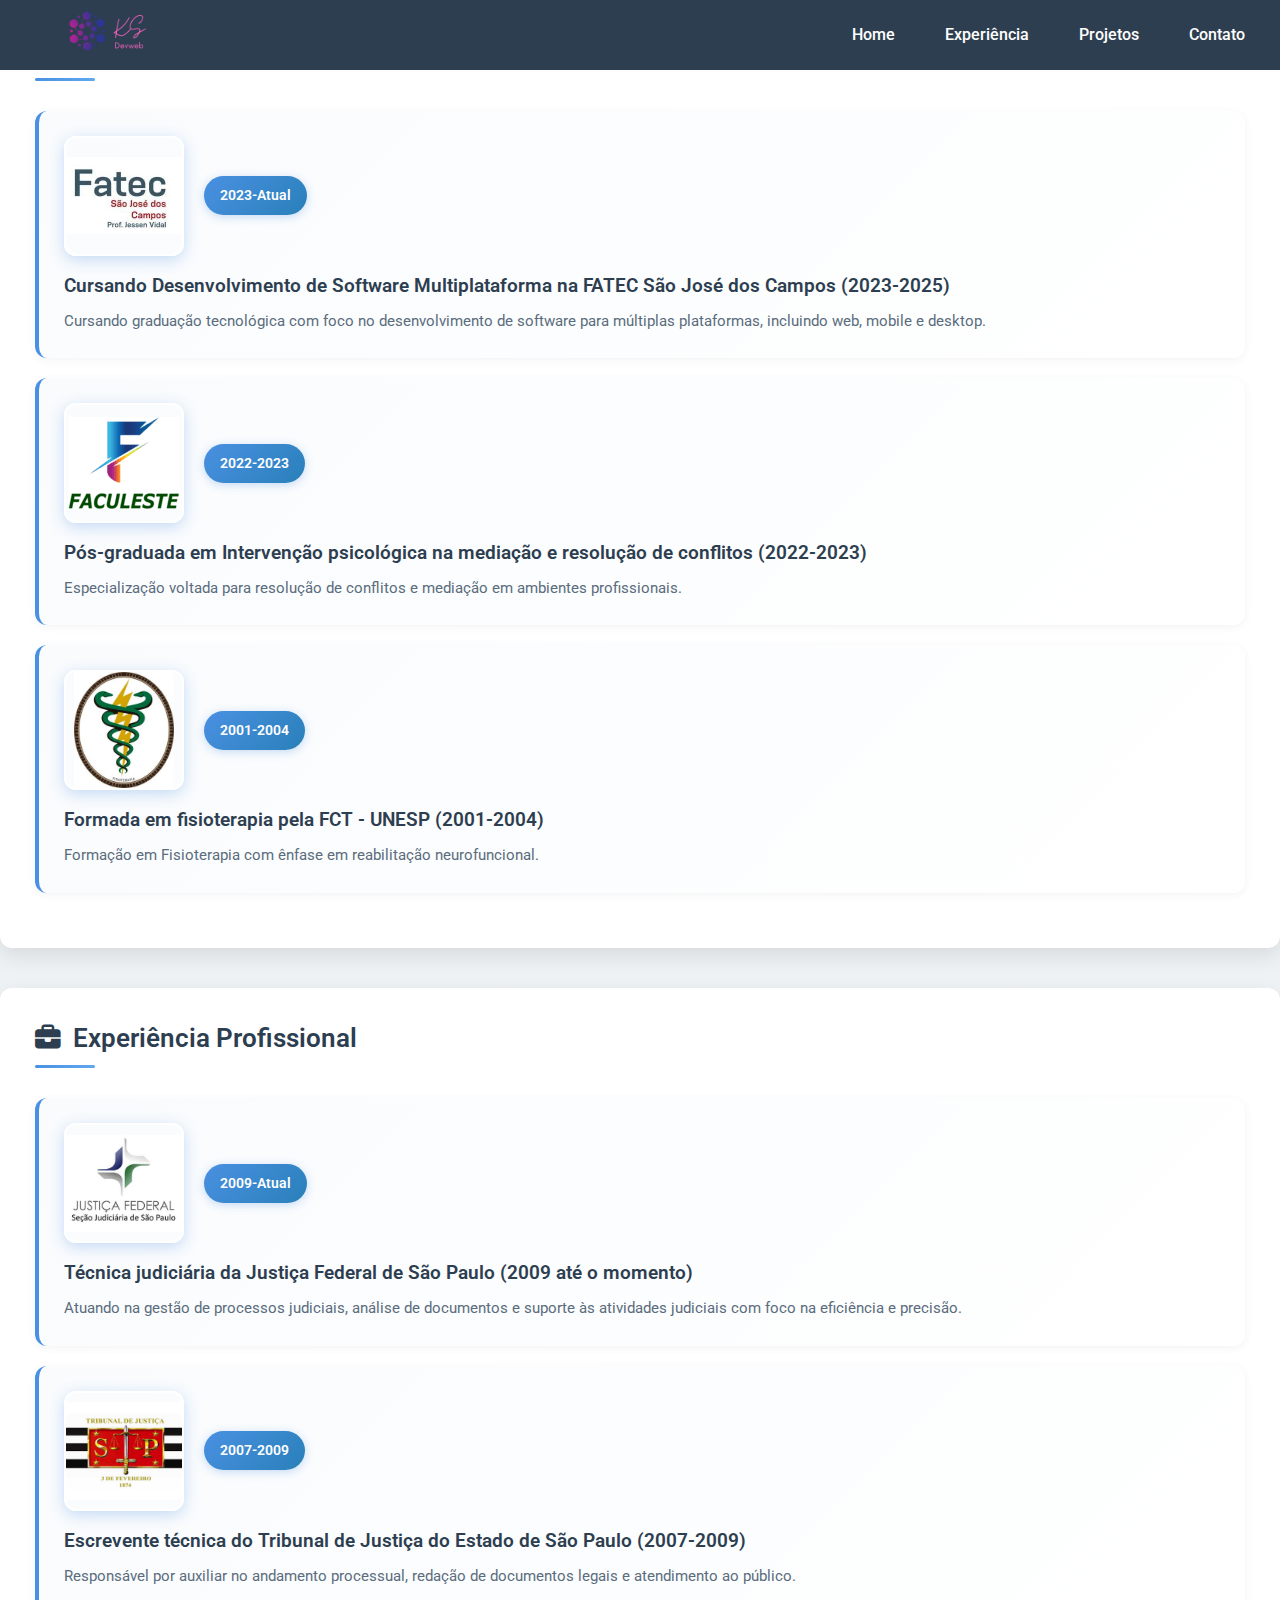
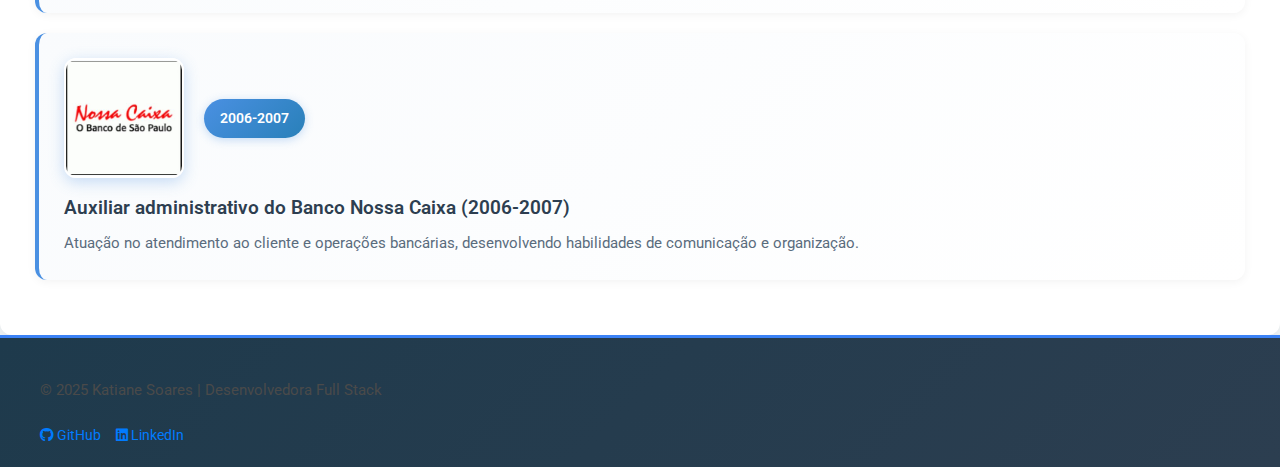
<file: docs/templates/experiencia.html>
<!DOCTYPE html>
<html lang="pt-br">
  <head>
    <meta charset="UTF-8" />
    <meta http-equiv="X-UA-Compatible" content="IE=edge" />
    <meta name="viewport" content="initial-scale=1, width=device-width" />
    <link rel="stylesheet" href="https://stackpath.bootstrapcdn.com/bootstrap/4.3.1/css/bootstrap.min.css" />
    <link rel="stylesheet" href="../static/css/normalize.css" />
    <link rel="stylesheet" href="../static/css/estilos.css" />
    <link rel="stylesheet" href="../static/css/vercel.css?v=1.1.0" />
    <link href="https://fonts.googleapis.com/css2?family=Roboto:wght@300;400;500;700&display=swap" rel="stylesheet" />
    <link rel="stylesheet" href="https://cdnjs.cloudflare.com/ajax/libs/font-awesome/6.2.0/css/all.min.css" />
    <title>Experiência | Katiane Soares</title>
  </head>
  <body>
    <div class="sidebar-container desktop-menu">
      <nav id="sidebar">
        <img src="../static/img/ks.png" alt="Logo" />
        <ul class="list-unstyled">
          <li><a href="index.html" class="desktop-link">Home</a></li>
          <li><a href="experiencia.html" class="desktop-link">Experiência</a></li>
          <li><a href="projetos.html" class="desktop-link">Projetos</a></li>
          <li><a href="contato.html" class="desktop-link">Contato</a></li>
        </ul>
      </nav>
    </div>
    <div class="content-wrapper">
      
      <div class="experience-container">
        <div class="timeline">
          <div class="timeline-section">
            <h2 class="timeline-heading">
              <i class="fas fa-graduation-cap"></i>
              Formação Acadêmica
            </h2>

            <div class="timeline-card">
              <div class="timeline-card-header">
                <img src="../static/img/fatec.jpeg" alt="cargo5" class="timeline-icon" />
                <div class="timeline-period">2023-Atual</div>
              </div>
              <div class="timeline-content">
                <h3>Cursando Desenvolvimento de Software Multiplataforma na FATEC São José dos Campos (2023-2025)</h3>
                <p class="timeline-description">
                  Cursando graduação tecnológica com foco no desenvolvimento de software para múltiplas plataformas, incluindo web, mobile e desktop.
                </p>
              </div>
            </div>

            <div class="timeline-card">
              <div class="timeline-card-header">
                <img src="../static/img/faculeste.jpeg" alt="cargo2" class="timeline-icon" />
                <div class="timeline-period">2022-2023</div>
              </div>
              <div class="timeline-content">
                <h3>Pós-graduada em Intervenção psicológica na mediação e resolução de conflitos (2022-2023)</h3>
                <p class="timeline-description">
                  Especialização voltada para resolução de conflitos e mediação em ambientes profissionais.
                </p>
              </div>
            </div>

            <div class="timeline-card">
              <div class="timeline-card-header">
                <img src="../static/img/fisio.jpg" alt="formacao" class="timeline-icon" />
                <div class="timeline-period">2001-2004</div>
              </div>
              <div class="timeline-content">
                <h3>Formada em fisioterapia pela FCT - UNESP (2001-2004)</h3>
                <p class="timeline-description">
                  Formação em Fisioterapia com ênfase em reabilitação neurofuncional.
                </p>
              </div>
            </div>
          </div>

          <div class="timeline-section">
            <h2 class="timeline-heading">
              <i class="fas fa-briefcase"></i>
              Experiência Profissional
            </h2>

            <div class="timeline-card">
              <div class="timeline-card-header">
                <img src="../static/img/jfsp.jpg" alt="cargo4" class="timeline-icon" />
                <div class="timeline-period">2009-Atual</div>
              </div>
              <div class="timeline-content">
                <h3>Técnica judiciária da Justiça Federal de São Paulo (2009 até o momento)</h3>
                <p class="timeline-description">
                  Atuando na gestão de processos judiciais, análise de documentos e suporte às atividades judiciais com foco na eficiência e precisão.
                </p>
              </div>
            </div>

            <div class="timeline-card">
              <div class="timeline-card-header">
                <img src="../static/img/tjsp.jpg" alt="cargo1" class="timeline-icon" />
                <div class="timeline-period">2007-2009</div>
              </div>
              <div class="timeline-content">
                <h3>Escrevente técnica do Tribunal de Justiça do Estado de São Paulo (2007-2009)</h3>
                <p class="timeline-description">
                  Responsável por auxiliar no andamento processual, redação de documentos legais e atendimento ao público.
                </p>
              </div>
            </div>

            <div class="timeline-card">
              <div class="timeline-card-header">
                <img src="../static/img/nossacaixa.png" alt="cargo3" class="timeline-icon" />
                <div class="timeline-period">2006-2007</div>
              </div>
              <div class="timeline-content">
                <h3>Auxiliar administrativo do Banco Nossa Caixa (2006-2007)</h3>
                <p class="timeline-description">
                  Atuação no atendimento ao cliente e operações bancárias, desenvolvendo habilidades de comunicação e organização.
                </p>
              </div>
            </div>
          </div>
        </div>
      </div>
      
    </div>
    <nav class="mobile-tab-menu">
      <a href="index.html" class="tab-item vercel-tab-item">
        <i class="fas fa-home vercel-icon"></i>
        <span class="vercel-text">Home</span>
      </a>
      <a href="experiencia.html" class="tab-item vercel-tab-item">
        <i class="fas fa-briefcase vercel-icon"></i>
        <span class="vercel-text">Experiência</span>
      </a>
      <a href="projetos.html" class="tab-item vercel-tab-item">
        <i class="fas fa-code vercel-icon"></i>
        <span class="vercel-text">Projetos</span>
      </a>
      <a href="contato.html" class="tab-item vercel-tab-item">
        <i class="fas fa-envelope vercel-icon"></i>
        <span class="vercel-text">Contato</span>
      </a>
    </nav>
    <footer class="footer">
      <div class="footer-content">
        <p>© 2025 Katiane Soares | Desenvolvedora Full Stack</p>
        <div class="social-links">
          <a href="https://github.com/Katianefatec" target="_blank" title="GitHub">
            <i class="fab fa-github"></i> GitHub
          </a>
          <a href="https://www.linkedin.com/in/katiane-soares-4b8193245/" target="_blank" title="LinkedIn">
            <i class="fab fa-linkedin"></i> LinkedIn
          </a>
        </div>
      </div>
    </footer>
    <script src="https://ajax.googleapis.com/ajax/libs/jquery/3.5.1/jquery.min.js"></script>
    <script>
      (function () {
        function adjustMenus() {
          const isMobile = window.innerWidth <= 768;
          const desktopMenu = document.querySelector(".desktop-menu");
          const mobileMenu = document.querySelector(".mobile-tab-menu");
          if (desktopMenu && mobileMenu) {
            desktopMenu.style.display = isMobile ? "none" : "block";
            mobileMenu.style.display = isMobile ? "flex" : "none";
            if (isMobile) {
              mobileMenu.style.justifyContent = "space-around";
              mobileMenu.style.alignItems = "center";
            }
          }
        }
        if (document.readyState === "loading") {
          document.addEventListener("DOMContentLoaded", adjustMenus);
        } else {
          adjustMenus();
        }
        window.addEventListener("resize", adjustMenus);
      })();
    </script>
  </body>
</html>
</file>
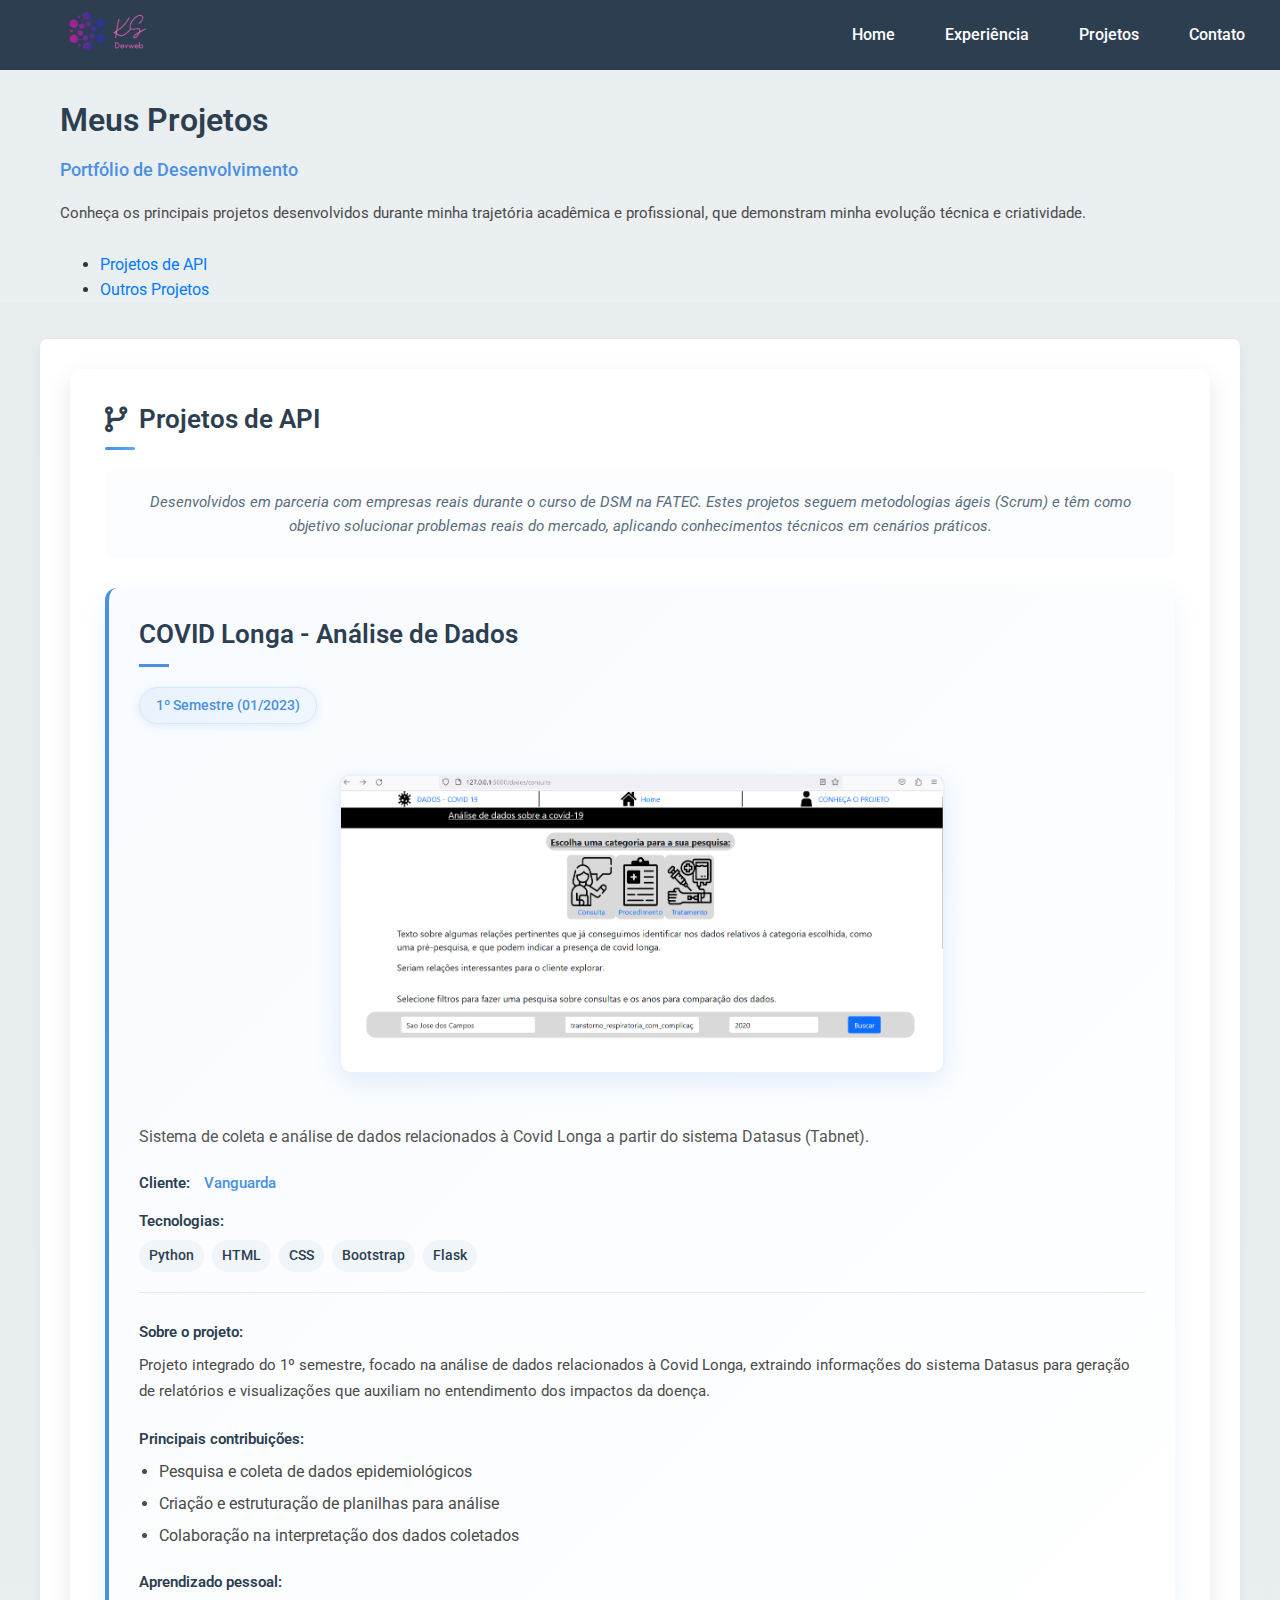
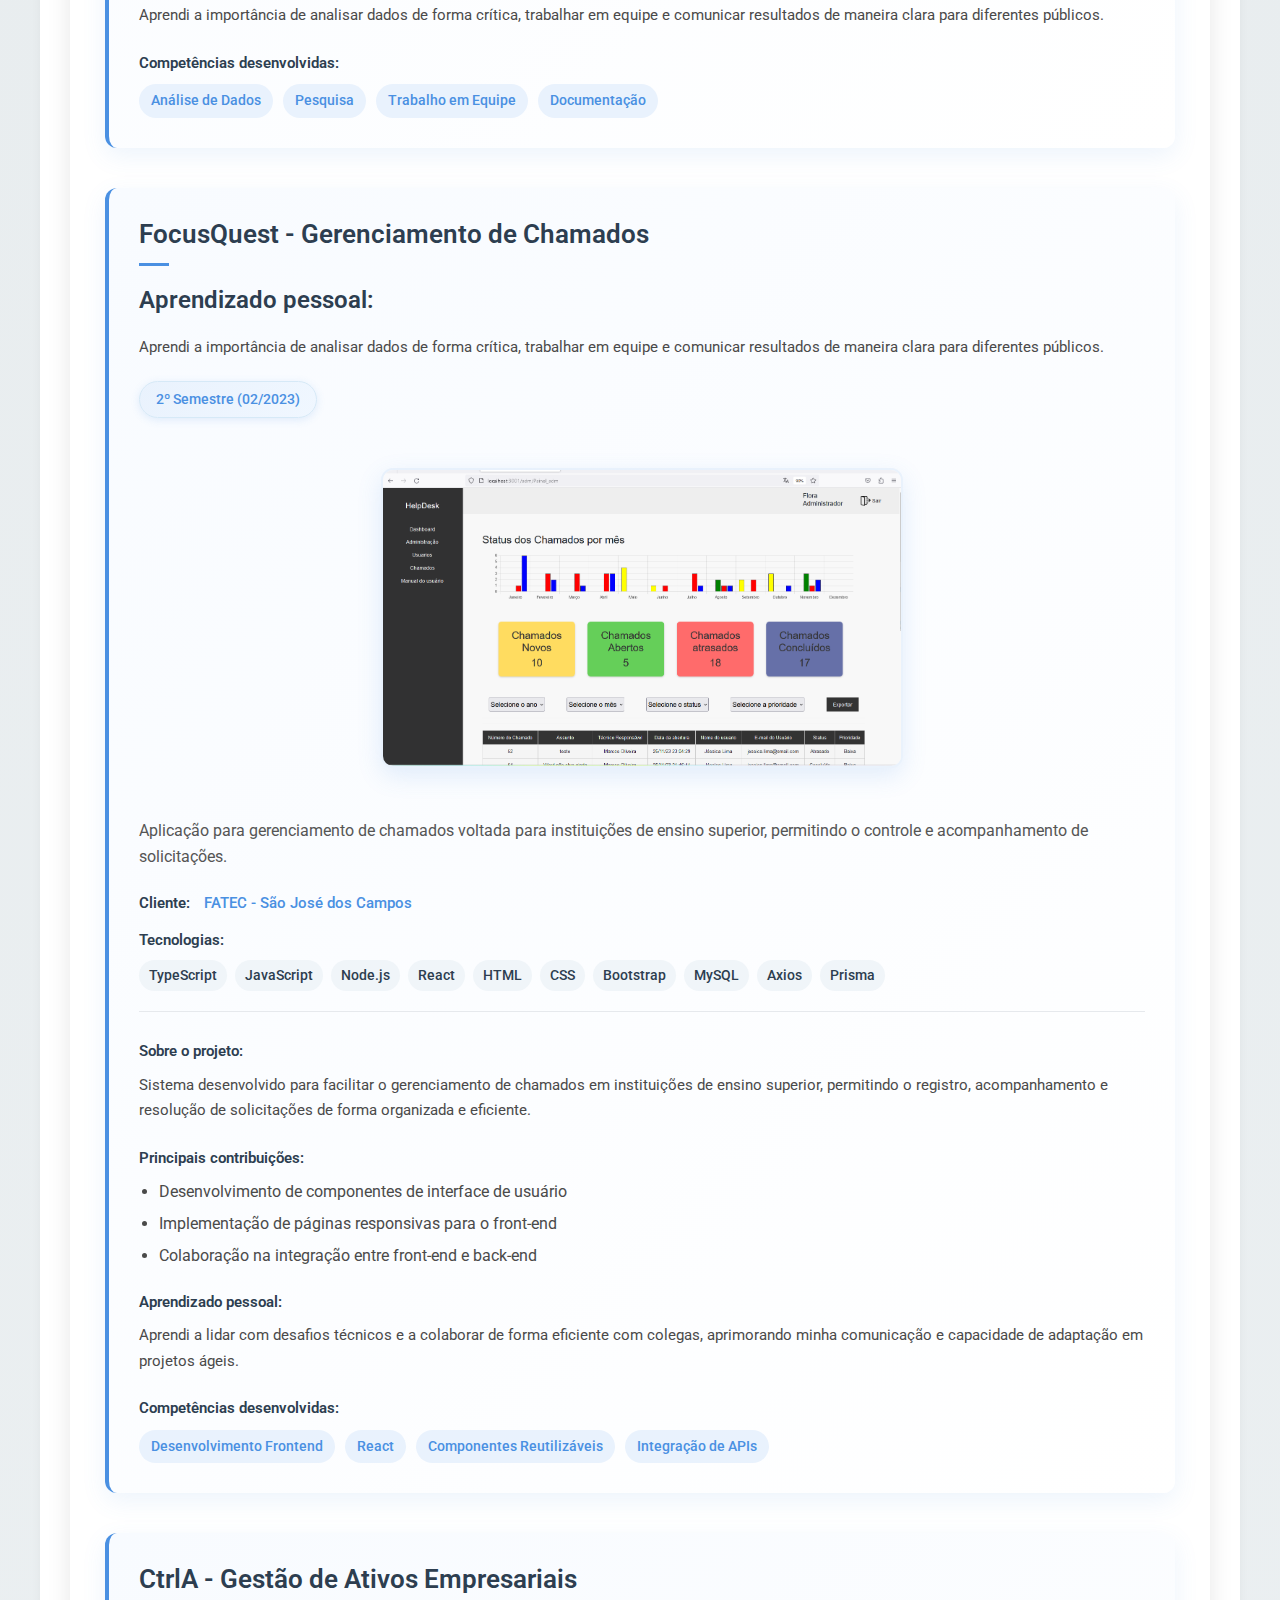
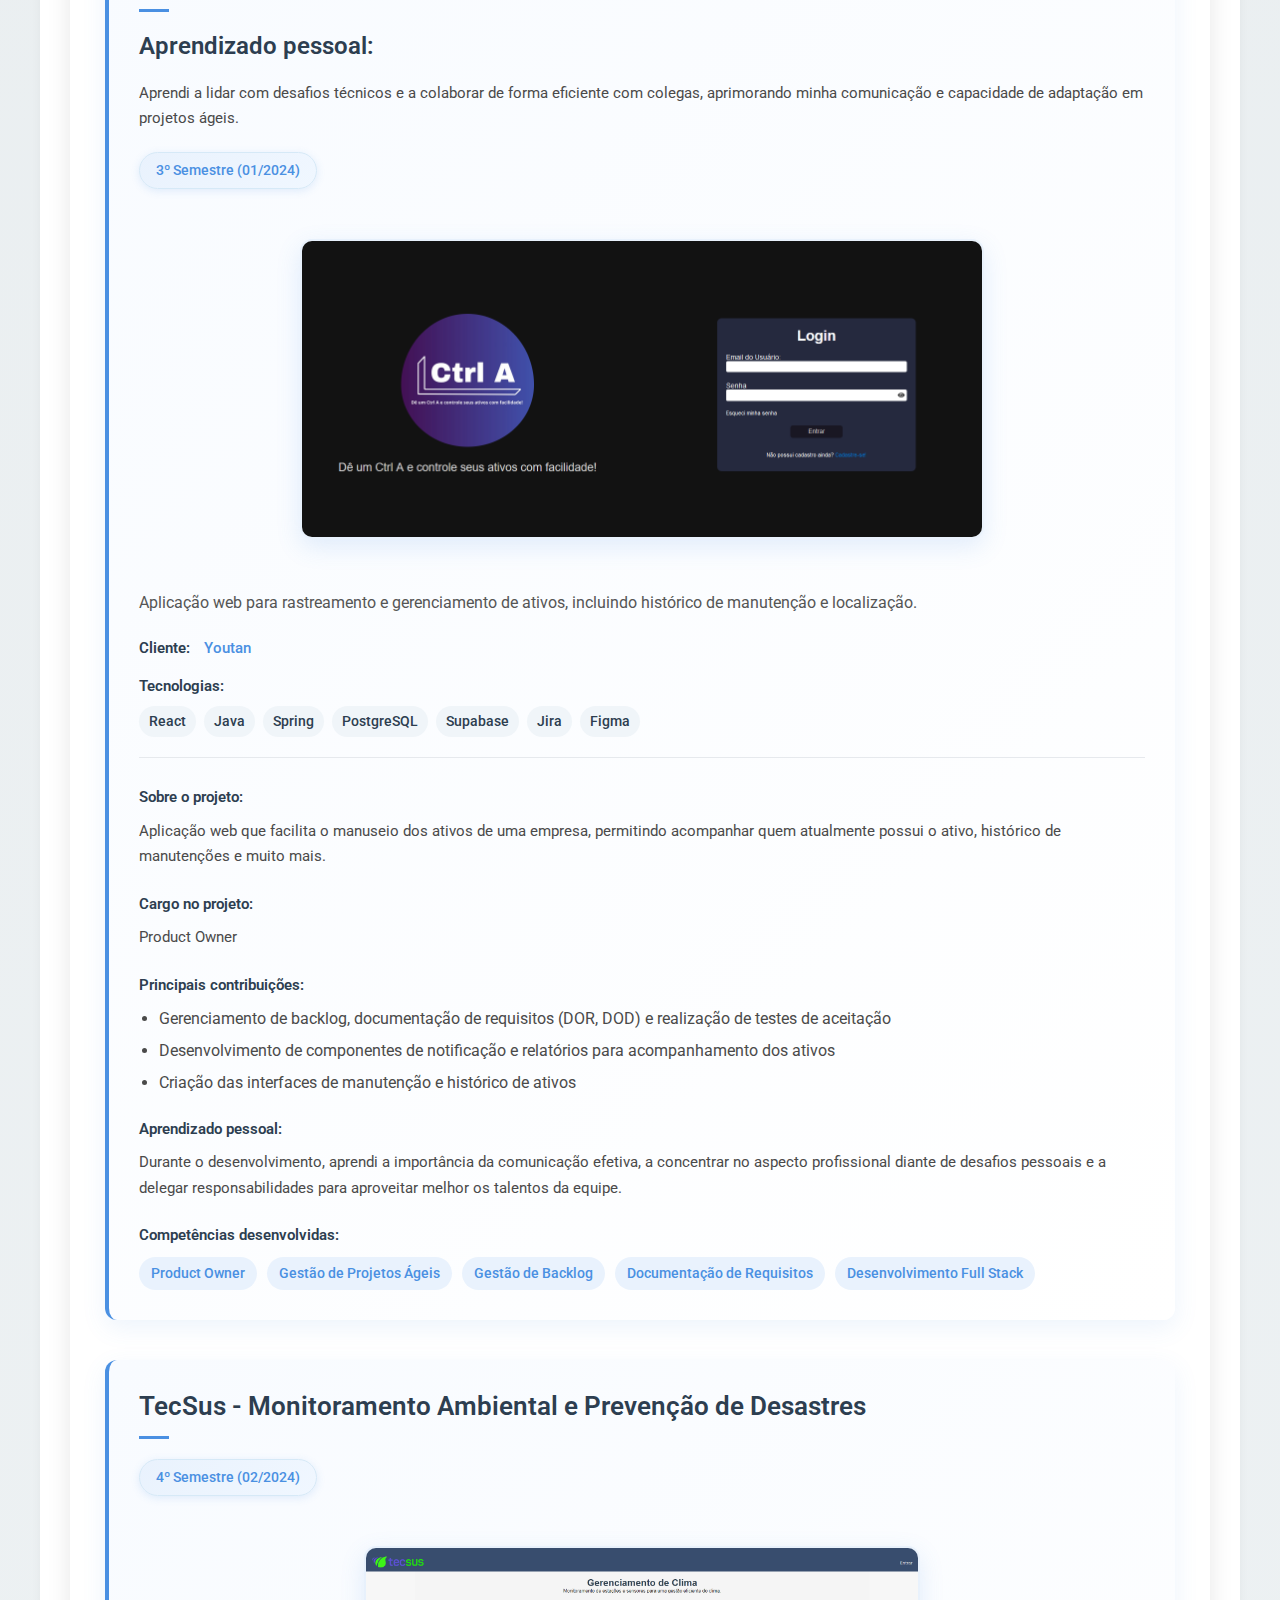
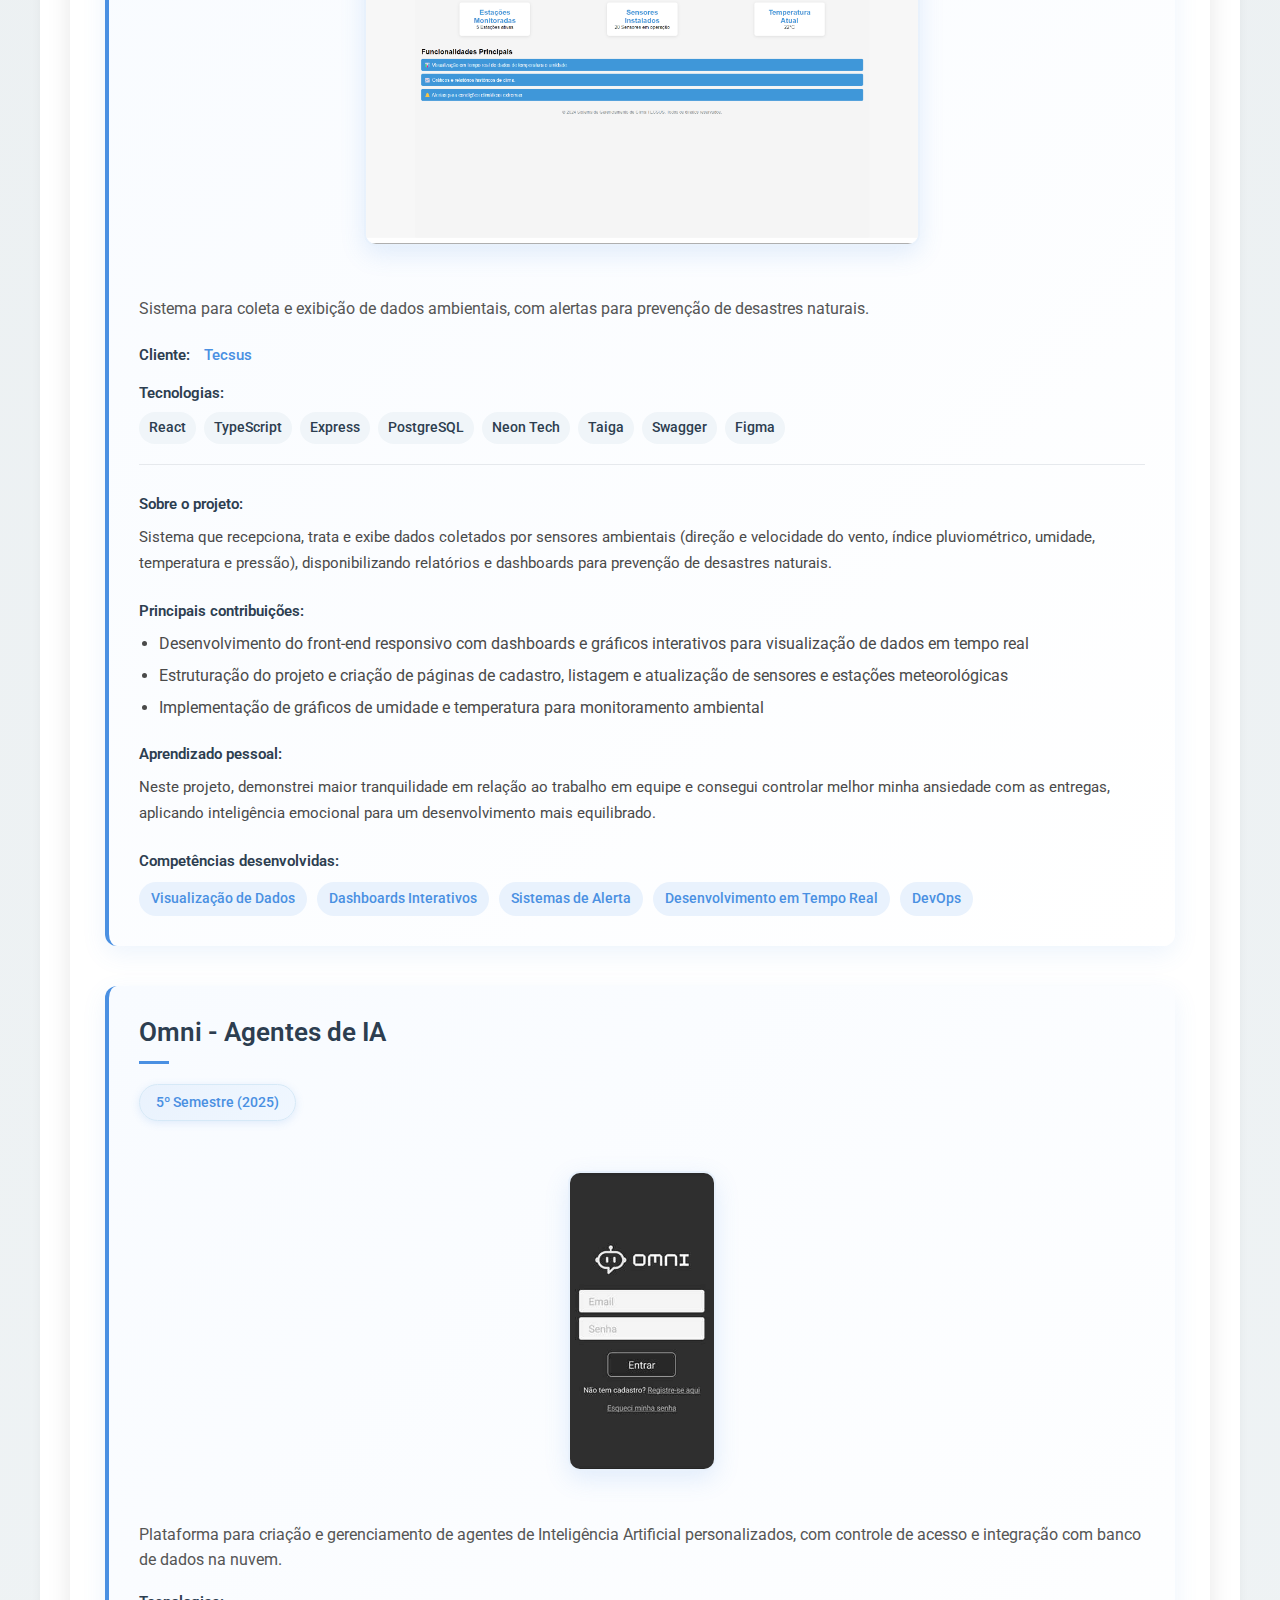
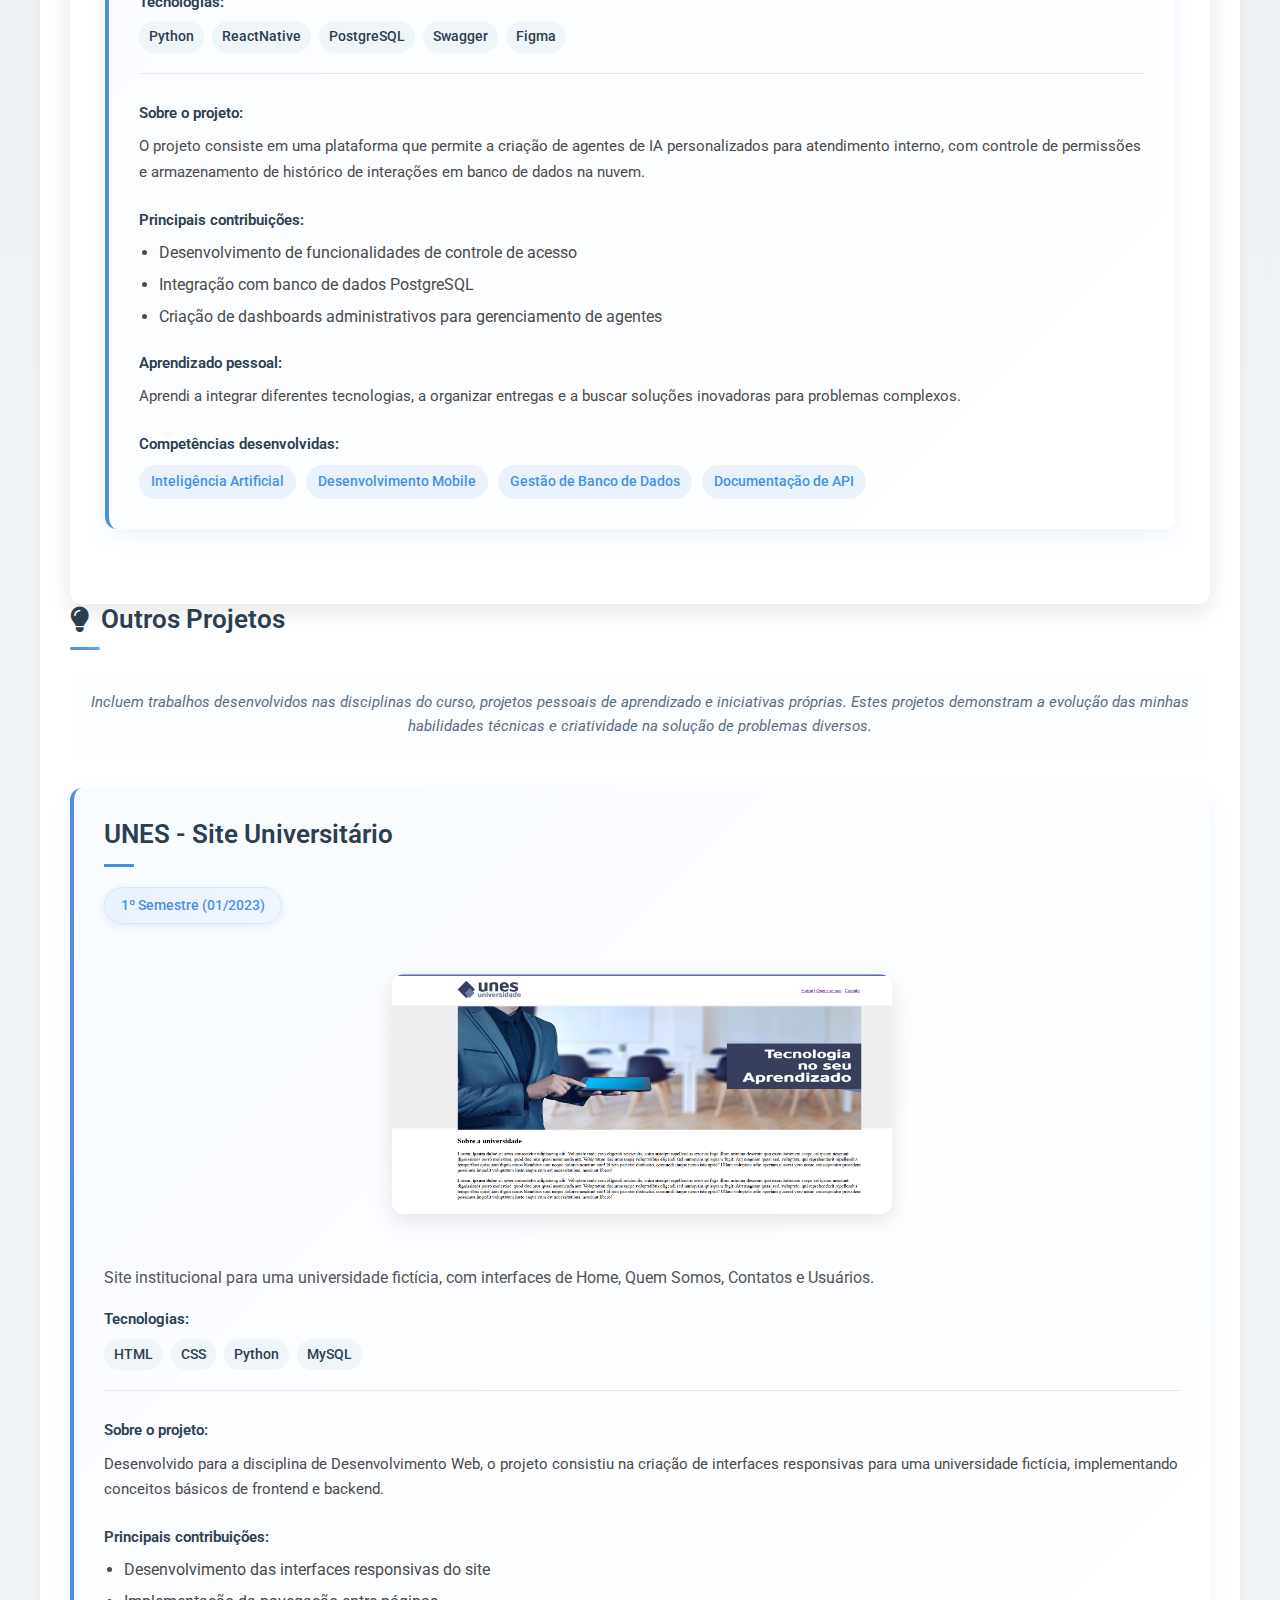
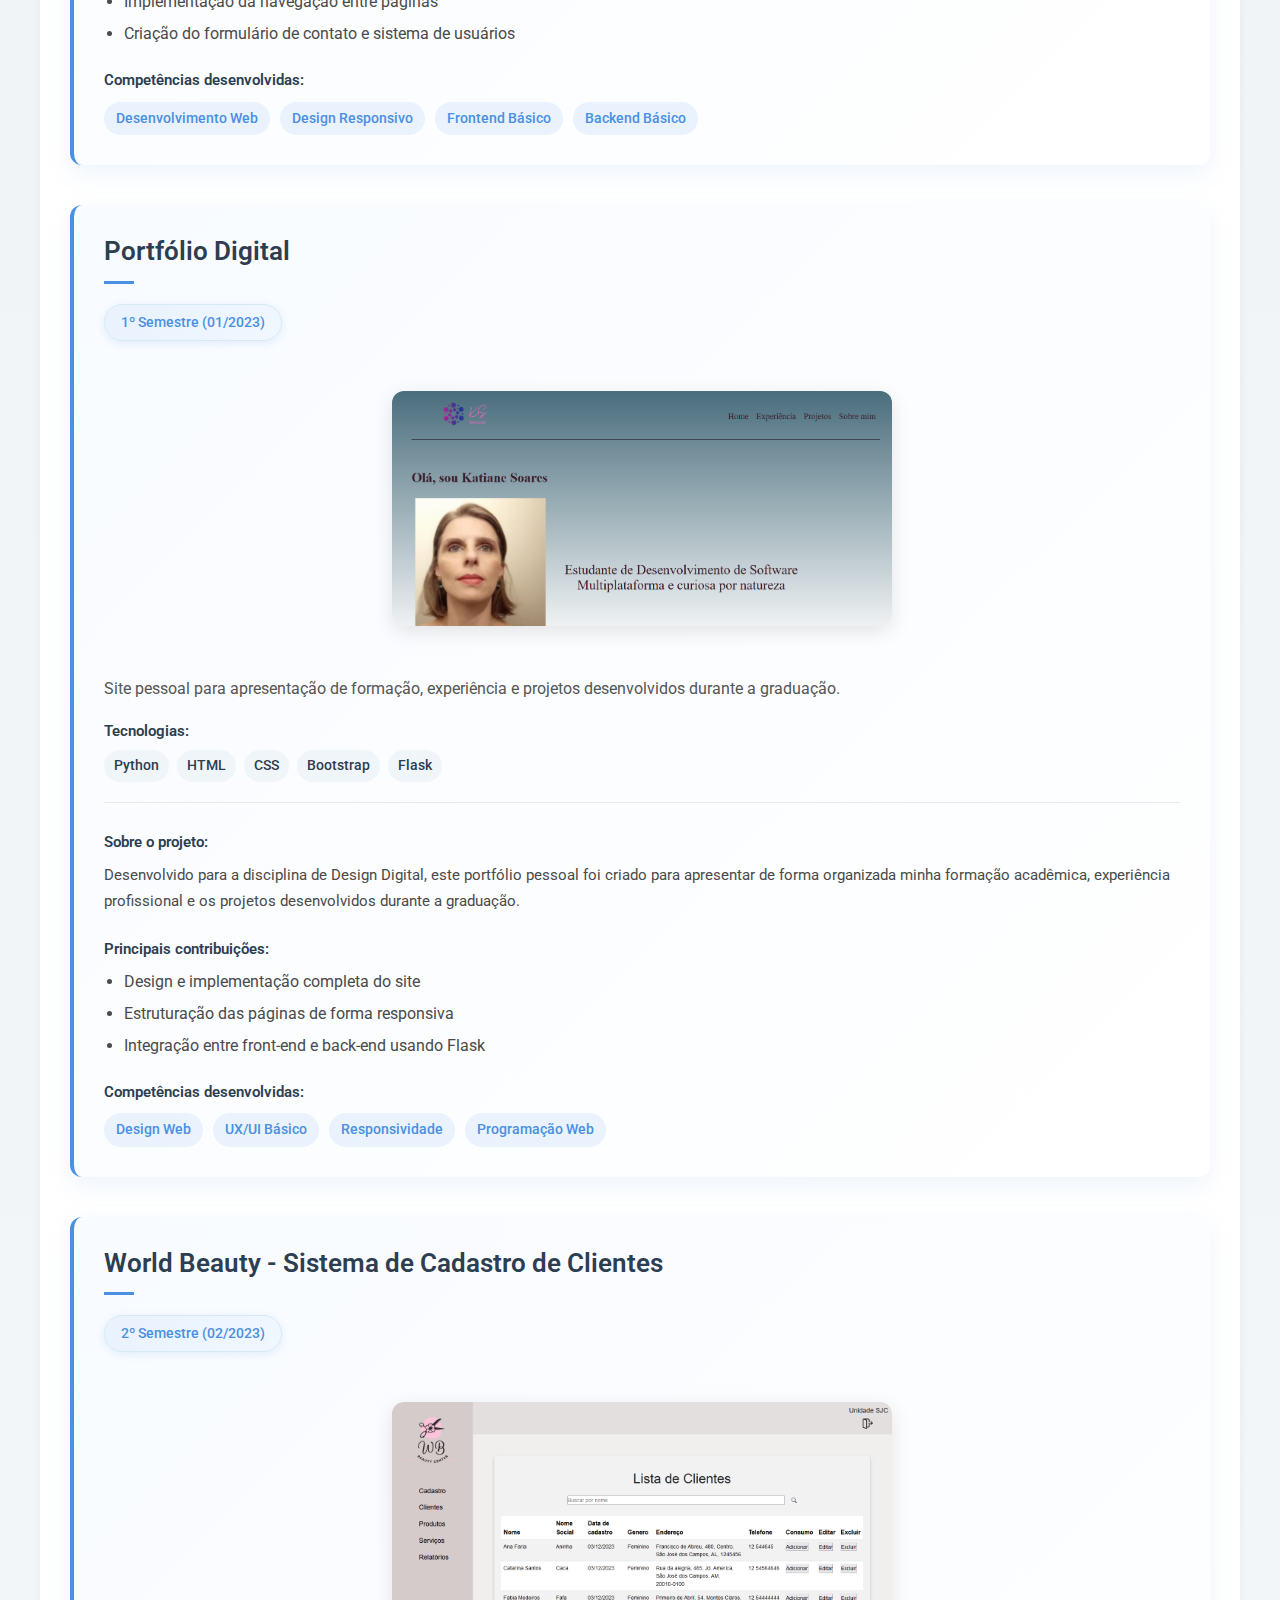
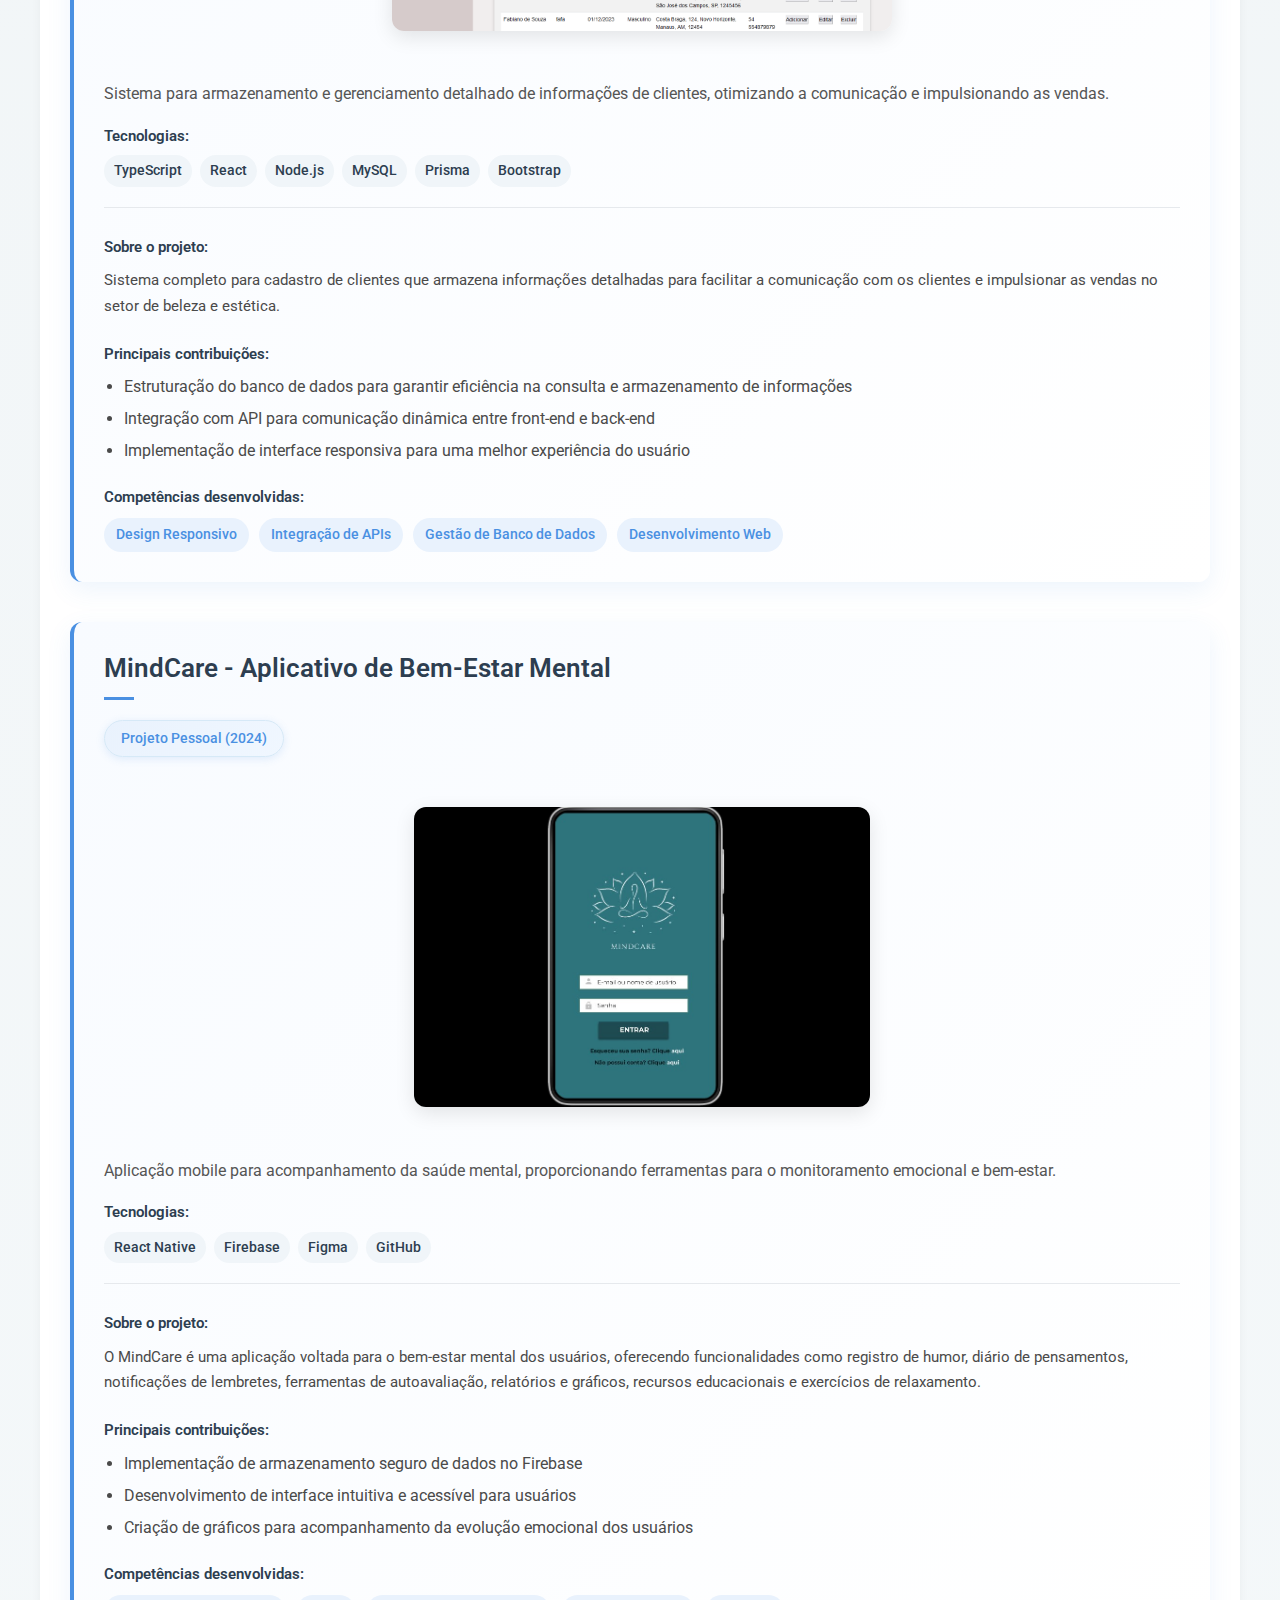
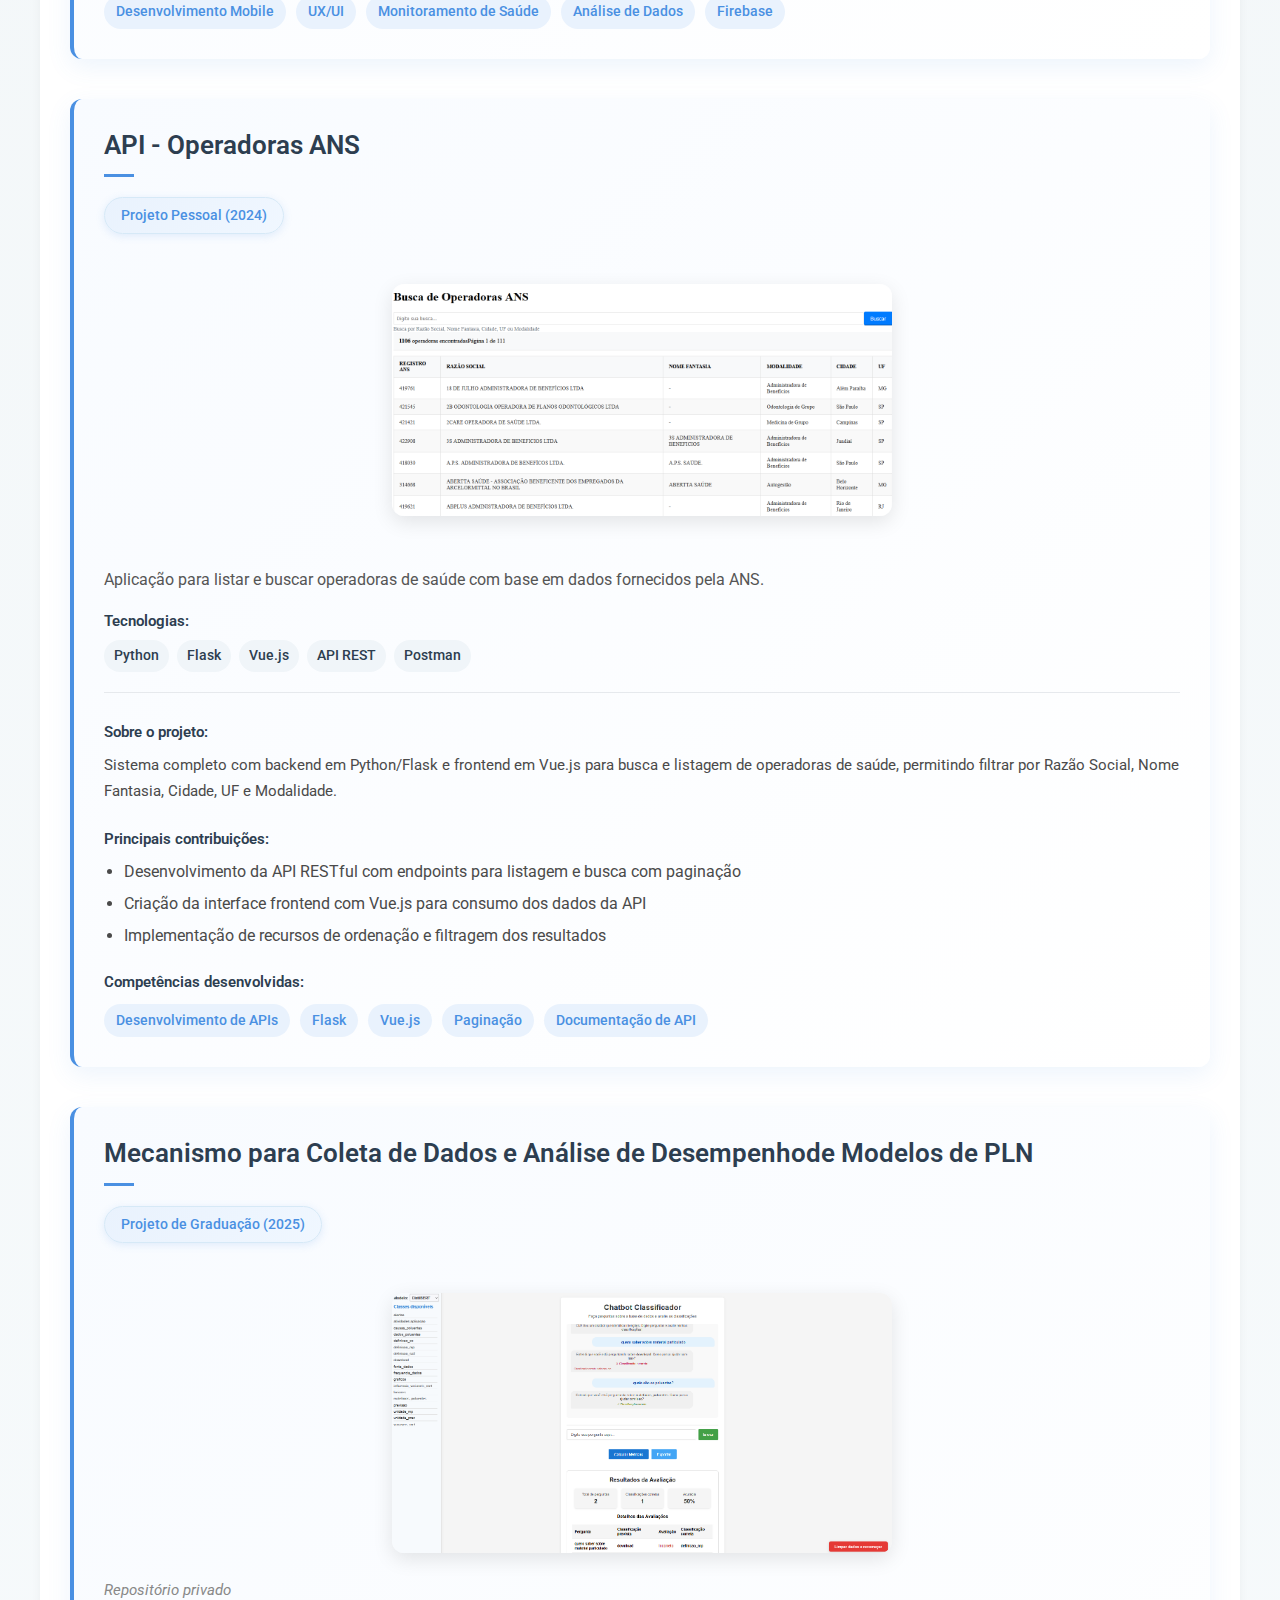
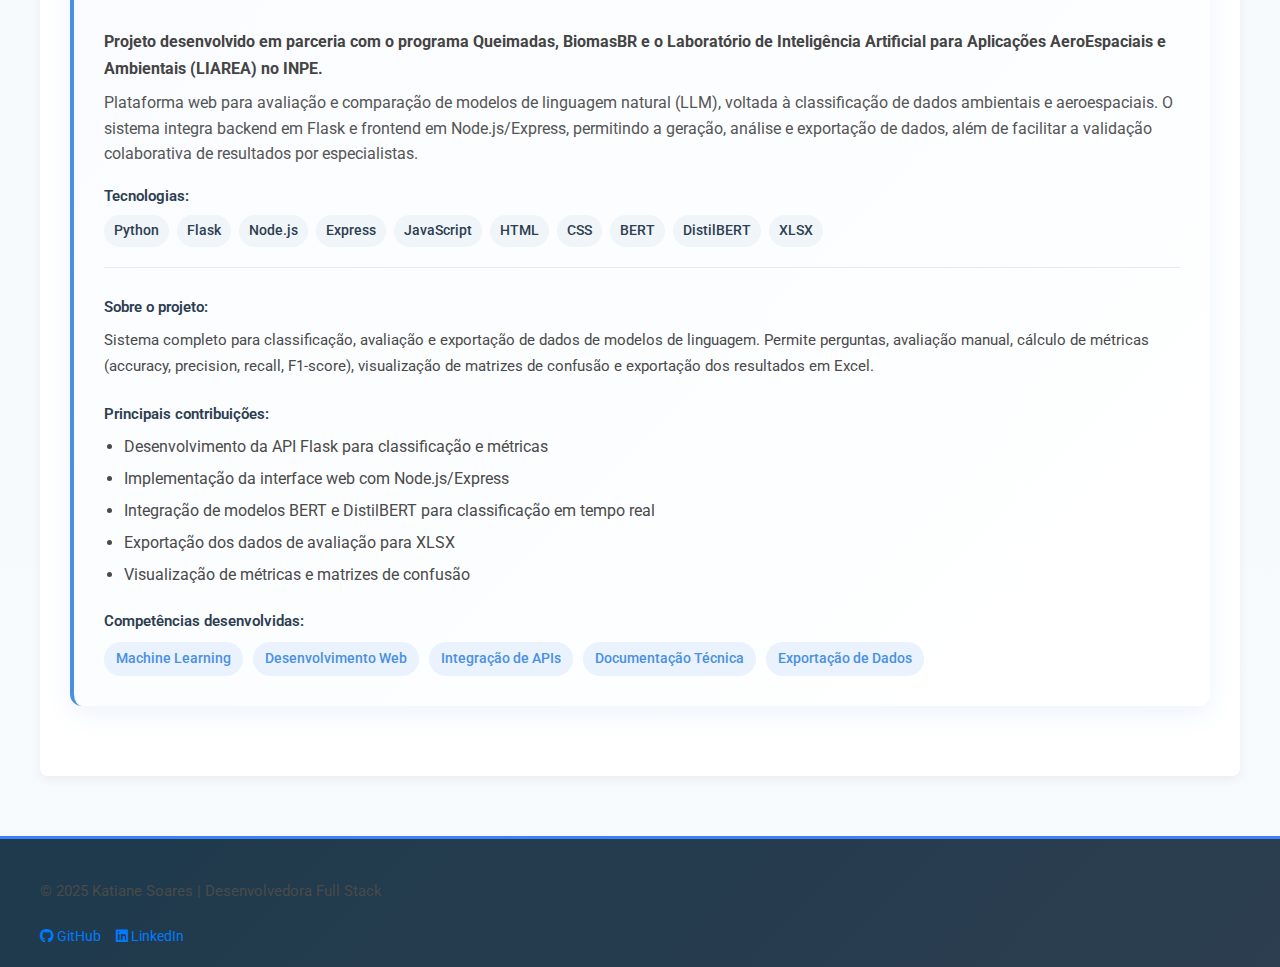
<file: docs/templates/projetos.html>
<!DOCTYPE html>
<html lang="pt-br">
  <head>
    <meta charset="UTF-8" />
    <meta http-equiv="X-UA-Compatible" content="IE=edge" />
    <meta name="viewport" content="initial-scale=1, width=device-width" />
    <link rel="stylesheet" href="https://stackpath.bootstrapcdn.com/bootstrap/4.3.1/css/bootstrap.min.css" />
    <link rel="stylesheet" href="../static/css/normalize.css" />
    <link rel="stylesheet" href="../static/css/estilos.css" />
    <link rel="stylesheet" href="../static/css/vercel.css?v=1.1.0" />
    <link href="https://fonts.googleapis.com/css2?family=Roboto:wght@300;400;500;700&display=swap" rel="stylesheet" />
    <link rel="stylesheet" href="https://cdnjs.cloudflare.com/ajax/libs/font-awesome/6.2.0/css/all.min.css" />
    <title>Projetos | Katiane Soares</title>
  </head>
  <body>
    
    <div class="sidebar-container desktop-menu">
      <nav id="sidebar">
        <img src="../static/img/ks.png" alt="Logo" />
        <ul class="list-unstyled">
          <li><a href="index.html" class="desktop-link">Home</a></li>
          <li><a href="experiencia.html" class="desktop-link">Experiência</a></li>
          <li><a href="projetos.html" class="desktop-link">Projetos</a></li>
          <li><a href="contato.html" class="desktop-link">Contato</a></li>
        </ul>
      </nav>
    </div>
    <div class="content-wrapper">
      
      <div class="hero-section internal-page">
        <div class="hero-content">
          <div class="internal-content">
            <h1>Meus Projetos</h1>
            <h2 class="subtitle">Portfólio de Desenvolvimento</h2>
            <div class="bio">
              <p>Conheça os principais projetos desenvolvidos durante minha trajetória acadêmica e profissional, que demonstram minha evolução técnica e criatividade.</p>
            </div>
            <!-- Navegação Rápida -->
            <div class="nav-index">
              <ul>
                <li><a href="#projetos-api">Projetos de API</a></li>
                <li><a href="#outros-projetos">Outros Projetos</a></li>
              </ul>
            </div>
          </div>
        </div>
      </div>
      
      <div class="about-section">
        <div class="about-content">
          <div class="timeline">
          <div class="timeline-section" id="projetos-api">
            <h2 class="timeline-heading">
              <i class="fas fa-code-branch"></i>
              Projetos de API
            </h2>
            <div class="section-description">
              <p>Desenvolvidos em parceria com empresas reais durante o curso de DSM na FATEC. Estes projetos seguem metodologias ágeis (Scrum) e têm como objetivo solucionar problemas reais do mercado, aplicando conhecimentos técnicos em cenários práticos.</p>
            </div>

            <div class="projetoAPI">    
              <div>
                <h2 class="projeto-title">COVID Longa - Análise de Dados</h2>   
                <span class="projeto-periodo">1º Semestre (01/2023)</span>
                <br> 
                <a href="https://github.com/Katianefatec/api-primeiro-semestre.git" target="_blank">
                  <img src="../static/img/COVID_proj.png" alt="Imagem Projeto API Covid Longa">
                </a>      
                <br>
                <div class="projeto-description">
                  <div class="projeto-overview">
                    <p class="projeto-tagline">Sistema de coleta e análise de dados relacionados à Covid Longa a partir do sistema Datasus (Tabnet).</p>
                    
                    <div class="projeto-cliente">
                      <h4>Cliente:</h4>
                      <p>Vanguarda</p>
                    </div>
                    
                    <div class="projeto-tecnologias">
                      <h4>Tecnologias:</h4>
                      <div class="tecnologias-tags">
                        <span class="tech-tag">Python</span>
                        <span class="tech-tag">HTML</span>
                        <span class="tech-tag">CSS</span>
                        <span class="tech-tag">Bootstrap</span>
                        <span class="tech-tag">Flask</span>
                      </div>
                    </div>
                  </div>
                  
                  <div class="projeto-detalhes">
                    <h4>Sobre o projeto:</h4>
                    <p>Projeto integrado do 1º semestre, focado na análise de dados relacionados à Covid Longa, extraindo informações do sistema Datasus para geração de relatórios e visualizações que auxiliam no entendimento dos impactos da doença.</p>
                    
                    <h4>Principais contribuições:</h4>
                    <ul class="contribuicoes-lista">
                      <li>Pesquisa e coleta de dados epidemiológicos</li>
                      <li>Criação e estruturação de planilhas para análise</li>
                      <li>Colaboração na interpretação dos dados coletados</li>
                    </ul>
                      <h4>Aprendizado pessoal:</h4>
                      <p>Aprendi a importância de analisar dados de forma crítica, trabalhar em equipe e comunicar resultados de maneira clara para diferentes públicos.</p>
                    
                    <div class="competencias">
                      <h4>Competências desenvolvidas:</h4>
                      <div class="competencias-tags">
                        <span class="comp-tag">Análise de Dados</span>
                        <span class="comp-tag">Pesquisa</span>
                        <span class="comp-tag">Trabalho em Equipe</span>
                        <span class="comp-tag">Documentação</span>
                      </div>
                    </div>
                  </div>
                </div>  
              </div>     
            </div>
            
            <div class="projetoAPI">   
              <div>    
                <h2 class="projeto-title">FocusQuest - Gerenciamento de Chamados</h2>
                        <h4>Aprendizado pessoal:</h4>
                        <p>Aprendi a importância de analisar dados de forma crítica, trabalhar em equipe e comunicar resultados de maneira clara para diferentes públicos.</p>
                <span class="projeto-periodo">2º Semestre (02/2023)</span>
                <br>       
                <a href="https://github.com/FocusQuest/FocusQuestAPI.git" target="_blank">
                  <img src="../static/img/api-2sem.png" alt="Imagem API2">
                </a>
                <br>    
                <div class="projeto-description">
                  <div class="projeto-overview">
                    <p class="projeto-tagline">Aplicação para gerenciamento de chamados voltada para instituições de ensino superior, permitindo o controle e acompanhamento de solicitações.</p>
                    
                    <div class="projeto-cliente">
                      <h4>Cliente:</h4>
                      <p>FATEC - São José dos Campos</p>
                    </div>
                    
                    <div class="projeto-tecnologias">
                      <h4>Tecnologias:</h4>
                      <div class="tecnologias-tags">
                        <span class="tech-tag">TypeScript</span>
                        <span class="tech-tag">JavaScript</span>
                        <span class="tech-tag">Node.js</span>
                        <span class="tech-tag">React</span>
                        <span class="tech-tag">HTML</span>
                        <span class="tech-tag">CSS</span>
                        <span class="tech-tag">Bootstrap</span>
                        <span class="tech-tag">MySQL</span>
                        <span class="tech-tag">Axios</span>
                        <span class="tech-tag">Prisma</span>
                      </div>
                    </div>
                  </div>
                  
                  <div class="projeto-detalhes">
                    <h4>Sobre o projeto:</h4>
                    <p>Sistema desenvolvido para facilitar o gerenciamento de chamados em instituições de ensino superior, permitindo o registro, acompanhamento e resolução de solicitações de forma organizada e eficiente.</p>
                    
                    <h4>Principais contribuições:</h4>
                    <ul class="contribuicoes-lista">
                      <li>Desenvolvimento de componentes de interface de usuário</li>
                      <li>Implementação de páginas responsivas para o front-end</li>
                      <li>Colaboração na integração entre front-end e back-end</li>
                    </ul>
                      <h4>Aprendizado pessoal:</h4>
                      <p>Aprendi a lidar com desafios técnicos e a colaborar de forma eficiente com colegas, aprimorando minha comunicação e capacidade de adaptação em projetos ágeis.</p>
                    
                    <div class="competencias">
                      <h4>Competências desenvolvidas:</h4>
                      <div class="competencias-tags">
                        <span class="comp-tag">Desenvolvimento Frontend</span>
                        <span class="comp-tag">React</span>
                        <span class="comp-tag">Componentes Reutilizáveis</span>
                        <span class="comp-tag">Integração de APIs</span>
                      </div>
                    </div>
                  </div>
                </div>
              </div>
            </div>
            
            <div class="projetoAPI">    
              <div>
                <h2 class="projeto-title">CtrlA - Gestão de Ativos Empresariais</h2>
                        <h4>Aprendizado pessoal:</h4>
                        <p>Aprendi a lidar com desafios técnicos e a colaborar de forma eficiente com colegas, aprimorando minha comunicação e capacidade de adaptação em projetos ágeis.</p>
                <span class="projeto-periodo">3º Semestre (01/2024)</span>   
                <br> 
                <a href="https://github.com/equipe-javali/API_3.git" target="_blank">
                  <img src="../static/img/ctrlA.png" alt="Imagem Projeto API CtrlA">
                </a>      
                <br>
                <div class="projeto-description">
                  <div class="projeto-overview">
                    <p class="projeto-tagline">Aplicação web para rastreamento e gerenciamento de ativos, incluindo histórico de manutenção e localização.</p>
                    
                    <div class="projeto-cliente">
                      <h4>Cliente:</h4>
                      <p>Youtan</p>
                    </div>
                    
                    <div class="projeto-tecnologias">
                      <h4>Tecnologias:</h4>
                      <div class="tecnologias-tags">
                        <span class="tech-tag">React</span>
                        <span class="tech-tag">Java</span>
                        <span class="tech-tag">Spring</span>
                        <span class="tech-tag">PostgreSQL</span>
                        <span class="tech-tag">Supabase</span>
                        <span class="tech-tag">Jira</span>
                        <span class="tech-tag">Figma</span>
                      </div>
                    </div>
                  </div>
                  
                  <div class="projeto-detalhes">
                    <h4>Sobre o projeto:</h4>
                    <p>Aplicação web que facilita o manuseio dos ativos de uma empresa, permitindo acompanhar quem atualmente possui o ativo, histórico de manutenções e muito mais.</p>
                    
                    <h4>Cargo no projeto:</h4>
                    <p>Product Owner</p>
                    
                    <h4>Principais contribuições:</h4>
                    <ul class="contribuicoes-lista">
                      <li>Gerenciamento de backlog, documentação de requisitos (DOR, DOD) e realização de testes de aceitação</li>
                      <li>Desenvolvimento de componentes de notificação e relatórios para acompanhamento dos ativos</li>
                      <li>Criação das interfaces de manutenção e histórico de ativos</li>
                    </ul>
                    
                    <h4>Aprendizado pessoal:</h4>
                    <p>Durante o desenvolvimento, aprendi a importância da comunicação efetiva, a concentrar no aspecto profissional diante de desafios pessoais e a delegar responsabilidades para aproveitar melhor os talentos da equipe.</p>
                    
                    <div class="competencias">
                      <h4>Competências desenvolvidas:</h4>
                      <div class="competencias-tags">
                        <span class="comp-tag">Product Owner</span>
                        <span class="comp-tag">Gestão de Projetos Ágeis</span>
                        <span class="comp-tag">Gestão de Backlog</span>
                        <span class="comp-tag">Documentação de Requisitos</span>
                        <span class="comp-tag">Desenvolvimento Full Stack</span>
                      </div>
                    </div>
                  </div>
                </div>  
              </div>  
            </div>

            <div class="projetoAPI">    
              <div>
                <h2 class="projeto-title">TecSus - Monitoramento Ambiental e Prevenção de Desastres</h2>
                <span class="projeto-periodo">4º Semestre (02/2024)</span>   
                <br> 
                <a href="https://github.com/equipe-javali/API_4.git" target="_blank">
                  <img src="../static/img/tecsus.png" alt="Imagem Projeto TecSus">
                </a>      
                <br>
                <div class="projeto-description">
                  <div class="projeto-overview">
                    <p class="projeto-tagline">Sistema para coleta e exibição de dados ambientais, com alertas para prevenção de desastres naturais.</p>
                    
                    <div class="projeto-cliente">
                      <h4>Cliente:</h4>
                      <p>Tecsus</p>
                    </div>
                    
                    <div class="projeto-tecnologias">
                      <h4>Tecnologias:</h4>
                      <div class="tecnologias-tags">
                        <span class="tech-tag">React</span>
                        <span class="tech-tag">TypeScript</span>
                        <span class="tech-tag">Express</span>
                        <span class="tech-tag">PostgreSQL</span>
                        <span class="tech-tag">Neon Tech</span>
                        <span class="tech-tag">Taiga</span>
                        <span class="tech-tag">Swagger</span>
                        <span class="tech-tag">Figma</span>
                      </div>
                    </div>
                  </div>
                  
                  <div class="projeto-detalhes">
                    <h4>Sobre o projeto:</h4>
                    <p>Sistema que recepciona, trata e exibe dados coletados por sensores ambientais (direção e velocidade do vento, índice pluviométrico, umidade, temperatura e pressão), disponibilizando relatórios e dashboards para prevenção de desastres naturais.</p>
                    
                    <h4>Principais contribuições:</h4>
                    <ul class="contribuicoes-lista">
                      <li>Desenvolvimento do front-end responsivo com dashboards e gráficos interativos para visualização de dados em tempo real</li>
                      <li>Estruturação do projeto e criação de páginas de cadastro, listagem e atualização de sensores e estações meteorológicas</li>
                      <li>Implementação de gráficos de umidade e temperatura para monitoramento ambiental</li>
                    </ul>
                    
                    <h4>Aprendizado pessoal:</h4>
                    <p>Neste projeto, demonstrei maior tranquilidade em relação ao trabalho em equipe e consegui controlar melhor minha ansiedade com as entregas, aplicando inteligência emocional para um desenvolvimento mais equilibrado.</p>
                    
                    <div class="competencias">
                      <h4>Competências desenvolvidas:</h4>
                      <div class="competencias-tags">
                        <span class="comp-tag">Visualização de Dados</span>
                        <span class="comp-tag">Dashboards Interativos</span>
                        <span class="comp-tag">Sistemas de Alerta</span>
                        <span class="comp-tag">Desenvolvimento em Tempo Real</span>
                        <span class="comp-tag">DevOps</span>
                      </div>
                    </div>
                  </div>
                </div>  
              </div>  
            </div>
            
            <div class="projetoAPI">
              <div>
                <h2 class="projeto-title">Omni - Agentes de IA</h2>
                <span class="projeto-periodo">5º Semestre (2025)</span>
                <br>
                <a href="https://github.com/equipe-javali/API_5" target="_blank">
                  <img src="../static/img/omni.jpg" alt="Imagem Projeto Omni">
                </a>
                <br>
                <div class="projeto-description">
                  <div class="projeto-overview">
                    <p class="projeto-tagline">Plataforma para criação e gerenciamento de agentes de Inteligência Artificial personalizados, com controle de acesso e integração com banco de dados na nuvem.</p>
            
                    <div class="projeto-tecnologias">
                      <h4>Tecnologias:</h4>
                      <div class="tecnologias-tags">
                        <span class="tech-tag">Python</span>
                        <span class="tech-tag">ReactNative</span>
                        <span class="tech-tag">PostgreSQL</span>
                        <span class="tech-tag">Swagger</span>
                        <span class="tech-tag">Figma</span>
                      </div>
                    </div>
                  </div>
            
                  <div class="projeto-detalhes">
                    <h4>Sobre o projeto:</h4>
                    <p>O projeto consiste em uma plataforma que permite a criação de agentes de IA personalizados para atendimento interno, com controle de permissões e armazenamento de histórico de interações em banco de dados na nuvem.</p>
            
                    <h4>Principais contribuições:</h4>
                    <ul class="contribuicoes-lista">
                      <li>Desenvolvimento de funcionalidades de controle de acesso</li>
                      <li>Integração com banco de dados PostgreSQL</li>
                      <li>Criação de dashboards administrativos para gerenciamento de agentes</li>
                    </ul>
                            
                        <h4>Aprendizado pessoal:</h4>
                        <p>Aprendi a integrar diferentes tecnologias, a organizar entregas e a buscar soluções inovadoras para problemas complexos.</p>

            
                    <div class="competencias">
                      <h4>Competências desenvolvidas:</h4>
                      <div class="competencias-tags">
                        <span class="comp-tag">Inteligência Artificial</span>
                        <span class="comp-tag">Desenvolvimento Mobile</span>
                        <span class="comp-tag">Gestão de Banco de Dados</span>
                        <span class="comp-tag">Documentação de API</span>
                      </div>
                    </div>
                  </div>
                </div>
              </div>
            </div>
          </div>
        </div>
        
          <h2 class="timeline-heading">
            <i class="fas fa-lightbulb"></i>
            Outros Projetos
          </h2>
          <div class="section-description">
            <p>Incluem trabalhos desenvolvidos nas disciplinas do curso, projetos pessoais de aprendizado e iniciativas próprias. Estes projetos demonstram a evolução das minhas habilidades técnicas e criatividade na solução de problemas diversos.</p>
          </div>
          
          <div class="projeto2">
            <div>
              <h2 class="projeto-title">UNES - Site Universitário</h2>
              <span class="projeto-periodo">1º Semestre (01/2023)</span>
              <br>
              <a href="https://github.com/Katianefatec/desafio3-devweb.git" target="_blank">
                <img src="../static/img/desafio_proj.png" alt="Imagem Desafio Unes">
              </a>  
              <br>     
              <div class="projeto-description">
                <div class="projeto-overview">
                  <p class="projeto-tagline">Site institucional para uma universidade fictícia, com interfaces de Home, Quem Somos, Contatos e Usuários.</p>
                  
                  <div class="projeto-tecnologias">
                    <h4>Tecnologias:</h4>
                    <div class="tecnologias-tags">
                      <span class="tech-tag">HTML</span>
                      <span class="tech-tag">CSS</span>
                      <span class="tech-tag">Python</span>
                      <span class="tech-tag">MySQL</span>
                    </div>
                  </div>
                </div>
                
                <div class="projeto-detalhes">
                  <h4>Sobre o projeto:</h4>
                  <p>Desenvolvido para a disciplina de Desenvolvimento Web, o projeto consistiu na criação de interfaces responsivas para uma universidade fictícia, implementando conceitos básicos de frontend e backend.</p>
                  
                  <h4>Principais contribuições:</h4>
                  <ul class="contribuicoes-lista">
                    <li>Desenvolvimento das interfaces responsivas do site</li>
                    <li>Implementação da navegação entre páginas</li>
                    <li>Criação do formulário de contato e sistema de usuários</li>
                  </ul>
                  
                  <div class="competencias">
                    <h4>Competências desenvolvidas:</h4>
                    <div class="competencias-tags">
                      <span class="comp-tag">Desenvolvimento Web</span>
                      <span class="comp-tag">Design Responsivo</span>
                      <span class="comp-tag">Frontend Básico</span>
                      <span class="comp-tag">Backend Básico</span>
                    </div>
                  </div>
                </div>
              </div>
            </div>
          </div>
          
          <div class="projeto2">  
            <div>   
              <h2 class="projeto-title">Portfólio Digital</h2>
              <span class="projeto-periodo">1º Semestre (01/2023)</span>
              <br>         
              <a href="https://github.com/Katianefatec/Portifolio.git" target="_blank">
                <img src="../static/img/portifolio.png" alt="Imagem Portfólio - Design Digital">
              </a>
              <br>
              <div class="projeto-description">
                <div class="projeto-overview">
                  <p class="projeto-tagline">Site pessoal para apresentação de formação, experiência e projetos desenvolvidos durante a graduação.</p>
                  
                  <div class="projeto-tecnologias">
                    <h4>Tecnologias:</h4>
                    <div class="tecnologias-tags">
                      <span class="tech-tag">Python</span>
                      <span class="tech-tag">HTML</span>
                      <span class="tech-tag">CSS</span>
                      <span class="tech-tag">Bootstrap</span>
                      <span class="tech-tag">Flask</span>
                    </div>
                  </div>
                </div>
                
                <div class="projeto-detalhes">
                  <h4>Sobre o projeto:</h4>
                  <p>Desenvolvido para a disciplina de Design Digital, este portfólio pessoal foi criado para apresentar de forma organizada minha formação acadêmica, experiência profissional e os projetos desenvolvidos durante a graduação.</p>
                  
                  <h4>Principais contribuições:</h4>
                  <ul class="contribuicoes-lista">
                    <li>Design e implementação completa do site</li>
                    <li>Estruturação das páginas de forma responsiva</li>
                    <li>Integração entre front-end e back-end usando Flask</li>
                  </ul>
                  
                  <div class="competencias">
                    <h4>Competências desenvolvidas:</h4>
                    <div class="competencias-tags">
                      <span class="comp-tag">Design Web</span>
                      <span class="comp-tag">UX/UI Básico</span>
                      <span class="comp-tag">Responsividade</span>
                      <span class="comp-tag">Programação Web</span>
                    </div>
                  </div>
                </div>
              </div>      
            </div>
          </div>              

          <div class="projeto2">    
            <div>
              <h2 class="projeto-title">World Beauty - Sistema de Cadastro de Clientes</h2>
              <span class="projeto-periodo">2º Semestre (02/2023)</span>   
              <br> 
              <a href="https://github.com/Katianefatec/ativ5-TP.git" target="_blank">
                <img src="../static/img/WB.png" alt="Imagem Projeto WB">
              </a>      
              <br>
              <div class="projeto-description">
                <div class="projeto-overview">
                  <p class="projeto-tagline">Sistema para armazenamento e gerenciamento detalhado de informações de clientes, otimizando a comunicação e impulsionando as vendas.</p>
                  
                  <div class="projeto-tecnologias">
                    <h4>Tecnologias:</h4>
                    <div class="tecnologias-tags">
                      <span class="tech-tag">TypeScript</span>
                      <span class="tech-tag">React</span>
                      <span class="tech-tag">Node.js</span>
                      <span class="tech-tag">MySQL</span>
                      <span class="tech-tag">Prisma</span>
                      <span class="tech-tag">Bootstrap</span>
                    </div>
                  </div>
                </div>
                
                <div class="projeto-detalhes">
                  <h4>Sobre o projeto:</h4>
                  <p>Sistema completo para cadastro de clientes que armazena informações detalhadas para facilitar a comunicação com os clientes e impulsionar as vendas no setor de beleza e estética.</p>
                  
                  <h4>Principais contribuições:</h4>
                  <ul class="contribuicoes-lista">
                    <li>Estruturação do banco de dados para garantir eficiência na consulta e armazenamento de informações</li>
                    <li>Integração com API para comunicação dinâmica entre front-end e back-end</li>
                    <li>Implementação de interface responsiva para uma melhor experiência do usuário</li>
                  </ul>
                  
                  <div class="competencias">
                    <h4>Competências desenvolvidas:</h4>
                    <div class="competencias-tags">
                      <span class="comp-tag">Design Responsivo</span>
                      <span class="comp-tag">Integração de APIs</span>
                      <span class="comp-tag">Gestão de Banco de Dados</span>
                      <span class="comp-tag">Desenvolvimento Web</span>
                    </div>
                  </div>
                </div>
              </div>  
            </div>  
          </div>  

          <div class="projeto2">    
            <div>
              <h2 class="projeto-title">MindCare - Aplicativo de Bem-Estar Mental</h2>   
              <span class="projeto-periodo">Projeto Pessoal (2024)</span>
              <br> 
              <a href="https://github.com/Katianefatec/MindCare" target="_blank">
                <img src="../static/img/mindcare.jpg" alt="Imagem Projeto MindCare">
              </a>      
              <br>
              <div class="projeto-description">
                <div class="projeto-overview">
                  <p class="projeto-tagline">Aplicação mobile para acompanhamento da saúde mental, proporcionando ferramentas para o monitoramento emocional e bem-estar.</p>
                  
                  <div class="projeto-tecnologias">
                    <h4>Tecnologias:</h4>
                    <div class="tecnologias-tags">
                      <span class="tech-tag">React Native</span>
                      <span class="tech-tag">Firebase</span>
                      <span class="tech-tag">Figma</span>
                      <span class="tech-tag">GitHub</span>
                    </div>
                  </div>
                </div>
                
                <div class="projeto-detalhes">
                  <h4>Sobre o projeto:</h4>
                  <p>O MindCare é uma aplicação voltada para o bem-estar mental dos usuários, oferecendo funcionalidades como registro de humor, diário de pensamentos, notificações de lembretes, ferramentas de autoavaliação, relatórios e gráficos, recursos educacionais e exercícios de relaxamento.</p>
                  
                  <h4>Principais contribuições:</h4>
                  <ul class="contribuicoes-lista">
                    <li>Implementação de armazenamento seguro de dados no Firebase</li>
                    <li>Desenvolvimento de interface intuitiva e acessível para usuários</li>
                    <li>Criação de gráficos para acompanhamento da evolução emocional dos usuários</li>
                  </ul>
                  
                  <div class="competencias">
                    <h4>Competências desenvolvidas:</h4>
                    <div class="competencias-tags">
                      <span class="comp-tag">Desenvolvimento Mobile</span>
                      <span class="comp-tag">UX/UI</span>
                      <span class="comp-tag">Monitoramento de Saúde</span>
                      <span class="comp-tag">Análise de Dados</span>
                      <span class="comp-tag">Firebase</span>
                    </div>
                  </div>
                </div>
              </div>  
            </div>  
          </div> 

          <div class="projeto2">    
            <div>
              <h2 class="projeto-title">API - Operadoras ANS</h2>   
              <span class="projeto-periodo">Projeto Pessoal (2024)</span>
              <br> 
              <a href="https://github.com/Katianefatec/teste_nivelamento.git" target="_blank">
                <img src="../static/img/buscaAns.jpg" alt="Imagem Projeto API Operadoras ANS">
              </a>      
              <br>
              <div class="projeto-description">
                <div class="projeto-overview">
                  <p class="projeto-tagline">Aplicação para listar e buscar operadoras de saúde com base em dados fornecidos pela ANS.</p>
                  
                  <div class="projeto-tecnologias">
                    <h4>Tecnologias:</h4>
                    <div class="tecnologias-tags">
                      <span class="tech-tag">Python</span>
                      <span class="tech-tag">Flask</span>
                      <span class="tech-tag">Vue.js</span>
                      <span class="tech-tag">API REST</span>
                      <span class="tech-tag">Postman</span>
                    </div>
                  </div>
                </div>
                
                <div class="projeto-detalhes">
                  <h4>Sobre o projeto:</h4>
                  <p>Sistema completo com backend em Python/Flask e frontend em Vue.js para busca e listagem de operadoras de saúde, permitindo filtrar por Razão Social, Nome Fantasia, Cidade, UF e Modalidade.</p>
                  
                  <h4>Principais contribuições:</h4>
                  <ul class="contribuicoes-lista">
                    <li>Desenvolvimento da API RESTful com endpoints para listagem e busca com paginação</li>
                    <li>Criação da interface frontend com Vue.js para consumo dos dados da API</li>
                    <li>Implementação de recursos de ordenação e filtragem dos resultados</li>
                  </ul>
                  
                  <div class="competencias">
                    <h4>Competências desenvolvidas:</h4>
                    <div class="competencias-tags">
                      <span class="comp-tag">Desenvolvimento de APIs</span>
                      <span class="comp-tag">Flask</span>
                      <span class="comp-tag">Vue.js</span>
                      <span class="comp-tag">Paginação</span>
                      <span class="comp-tag">Documentação de API</span>
                    </div>
                  </div>
                </div>
              </div>             
            </div>  
          </div> 
                      <div class="projeto2">    
              <div>
                <h2 class="projeto-title">Mecanismo para Coleta de Dados e Análise de Desempenhode Modelos de PLN</h2>
                
                <span class="projeto-periodo">Projeto de Graduação (2025)</span>
                <br>
                
                  <img src="..\static\img\chatbot_interface.png" alt="Imagem Projeto LLM Evaluation Interface">
                  <span class="repo-privado" style="display:block; margin-top:8px; color:#888; font-size:0.95em; font-style:italic;">Repositório privado</span>
                <br>
                <div class="projeto-description">
                  <div class="projeto-overview">
                    <p style="margin-bottom:8px; color:#444; font-size:1em;"><strong> Projeto desenvolvido em parceria com o programa Queimadas, BiomasBR e o Laboratório de Inteligência Artificial para Aplicações AeroEspaciais e Ambientais (LIAREA) no INPE.</strong></p>
                    <p class="projeto-tagline">Plataforma web para avaliação e comparação de modelos de linguagem natural (LLM), voltada à classificação de dados ambientais e aeroespaciais. O sistema integra backend em Flask e frontend em Node.js/Express, permitindo a geração, análise e exportação de dados, além de facilitar a validação colaborativa de resultados por especialistas.</p>
                    <div class="projeto-tecnologias">
                      <h4>Tecnologias:</h4>
                      <div class="tecnologias-tags">
                        <span class="tech-tag">Python</span>
                        <span class="tech-tag">Flask</span>
                        <span class="tech-tag">Node.js</span>
                        <span class="tech-tag">Express</span>
                        <span class="tech-tag">JavaScript</span>
                        <span class="tech-tag">HTML</span>
                        <span class="tech-tag">CSS</span>
                        <span class="tech-tag">BERT</span>
                        <span class="tech-tag">DistilBERT</span>
                        <span class="tech-tag">XLSX</span>
                      </div>
                    </div>
                  </div>
                  <div class="projeto-detalhes">
                    <h4>Sobre o projeto:</h4>
                    <p>Sistema completo para classificação, avaliação e exportação de dados de modelos de linguagem. Permite perguntas, avaliação manual, cálculo de métricas (accuracy, precision, recall, F1-score), visualização de matrizes de confusão e exportação dos resultados em Excel.</p>
                    <h4>Principais contribuições:</h4>
                    <ul class="contribuicoes-lista">
                      <li>Desenvolvimento da API Flask para classificação e métricas</li>
                      <li>Implementação da interface web com Node.js/Express</li>
                      <li>Integração de modelos BERT e DistilBERT para classificação em tempo real</li>
                      <li>Exportação dos dados de avaliação para XLSX</li>
                      <li>Visualização de métricas e matrizes de confusão</li>
                    </ul>
                    
                    <div class="competencias">
                      <h4>Competências desenvolvidas:</h4>
                      <div class="competencias-tags">
                        <span class="comp-tag">Machine Learning</span>
                        <span class="comp-tag">Desenvolvimento Web</span>
                        <span class="comp-tag">Integração de APIs</span>
                        <span class="comp-tag">Documentação Técnica</span>
                        <span class="comp-tag">Exportação de Dados</span>
                      </div>
                    </div>
                  </div>
                </div>
              </div>
            </div>
        </div>
        </div>
      </div>
      
    </div>
    <nav class="mobile-tab-menu">
      <a href="index.html" class="tab-item vercel-tab-item">
        <i class="fas fa-home vercel-icon"></i>
        <span class="vercel-text">Home</span>
      </a>
      <a href="experiencia.html" class="tab-item vercel-tab-item">
        <i class="fas fa-briefcase vercel-icon"></i>
        <span class="vercel-text">Experiência</span>
      </a>
      <a href="projetos.html" class="tab-item vercel-tab-item">
        <i class="fas fa-code vercel-icon"></i>
        <span class="vercel-text">Projetos</span>
      </a>
      <a href="contato.html" class="tab-item vercel-tab-item">
        <i class="fas fa-envelope vercel-icon"></i>
        <span class="vercel-text">Contato</span>
      </a>
    </nav>
    <footer class="footer">
      <div class="footer-content">
        <p>© 2025 Katiane Soares | Desenvolvedora Full Stack</p>
        <div class="social-links">
          <a href="https://github.com/Katianefatec" target="_blank" title="GitHub">
            <i class="fab fa-github"></i> GitHub
          </a>
          <a href="https://www.linkedin.com/in/katiane-soares-4b8193245/" target="_blank" title="LinkedIn">
            <i class="fab fa-linkedin"></i> LinkedIn
          </a>
        </div>
      </div>
    </footer>
    <script src="https://ajax.googleapis.com/ajax/libs/jquery/3.5.1/jquery.min.js"></script>
    <script src="../static/js/menu.js"></script>
    <script src="../static/js/projects.js"></script>
  </body>
</html>
</file>
<file: docs/css/estilos.css>
/* Estilos gerais e base */
    body {
      font-family: 'Roboto', sans-serif;
      background: linear-gradient(180deg, rgba(15, 62, 82, 0.1), rgba(96, 167, 197, 0.05) 100%);
      margin: 0;
      padding: 0;
      color: #333;
      line-height: 1.6;
    }
    
    .container:first-of-type {
      margin-top: 50px;
    }
    
    .container {
      width: 90%;
      max-width: 1200px;
      margin: 0 auto;
      padding: 40px 20px;
    }
    
    h1, h2, h3, h4, h5, h6 {
      font-weight: 600;
      color: #2d3e50;
      margin-bottom: 20px;
    }
    
    p {
      margin-bottom: 20px;
      color: #4a4a4a;
      font-size: 16px;
      line-height: 1.7;
    }


    
    /* Navbar/Sidebar melhorado */
    .sidebar-container {
      position: fixed;
      top: 0;
      left: 0;
      width: 100%;
      z-index: 1000;
    }
    
    #sidebar {
      position: fixed;
      top: 0;
      left: 0;
      width: 100%;
      height: 70px;
      background-color: #2d3e50;
      display: flex;
      align-items: center;
      justify-content: space-between;
      padding: 0 20px;
      z-index: 1000;
    }
    
    .list-unstyled {
      display: flex;
      list-style: none;
      margin: 0;
      padding: 0;
      gap: 20px;
    }
    
    .list-unstyled a {
      color: white;
      text-decoration: none;
      padding: 10px 15px;
      border-radius: 4px;
      font-weight: 500;
      transition: background-color 0.3s ease;
    }
    
    .list-unstyled a:hover {
      background-color: #3a5269;
    }
    
    #sidebar img {
      width: 200px;
      height: auto;
    }
    
    /* Menu Desktop vs Mobile */
    .mobile-tab-menu, .desktop-menu {
      display: none !important; /* Esconder ambos por padrão */
    }
    
    /* Estilo do Tab Menu Mobile */
    .mobile-tab-menu {
      position: fixed;
      bottom: 0;
      left: 0;
      width: 100%;
      height: 60px;
      background-color: #2d3e50;
      justify-content: space-around;
      align-items: center;
      box-shadow: 0 -2px 10px rgba(0,0,0,0.1);
      z-index: 1000;
    }
    
    .tab-item {
      display: flex;
      flex-direction: column;
      align-items: center;
      justify-content: center;
      color: rgba(255,255,255,0.7);
      text-decoration: none;
      padding: 8px 0;
      transition: color 0.3s;
      flex: 1;
      text-align: center;
    }
    
    .tab-item:hover, .tab-item.active {
      color: white;
      text-decoration: none;
    }
    
    .tab-item i {
      font-size: 20px;
      margin-bottom: 3px;
    }
    
    .tab-item span {
      font-size: 12px;
      font-weight: 500;
    }
    
    .tab-item.active {
      position: relative;
    }
    
    .tab-item.active::after {
      content: '';
      position: absolute;
      bottom: 0;
      left: 25%;
      width: 50%;
      height: 3px;
      background-color: #4a90e2;
      border-radius: 2px;
    }
    
    /* Hero Section - Home Page */
    .hero-section {
      padding: 120px 0 60px;
      background-color: rgba(238, 242, 243, 0.5);
      margin-bottom: 40px;
    }
    
    .hero-content {
      max-width: 1200px;
      margin: 0 auto;
      padding: 0 20px;
    }
    
    .profile-container {
      display: flex;
      align-items: center;
      justify-content: center;
      gap: 40px;
    }
    
    .profile-image {
      width: 200px;
      height: 200px;
      border-radius: 50%;
      object-fit:cover;
      object-position:10% 15% !important;
      border: 4px solid #fff;
      box-shadow: 0 4px 10px rgba(0, 0, 0, 0.1);
      margin: 0 auto;
      filter: brightness(1.05) contrast(1.05);
    }
    
    .profile-info {
      flex: 1;
    }
    
    .profile-info h1 {
      font-size: 2.5rem;
      margin-bottom: 10px;
      color: #2d3e50;
    }
    
    .about-images {
      display: flex;
      justify-content: center;
      gap: 20px;
      margin: 20px 0;
    }
    
    /* Updated about-image to work with new layout */
    
    .interests-section {
      padding: 50px 0;
      background-color: #f9f9f9;
      border-radius: 10px;
      box-shadow: 0 4px 10px rgba(0, 0, 0, 0.05);
    }
    
    .interests-content h2 {
      font-size: 1.8rem;
      margin-bottom: 20px;
      color: #2d3e50;
    }
    
    .interests-content ul {
      list-style: disc;
      padding-left: 20px;
    }
    
    .skills-section {
      margin-top: 40px;
    }
    .subtitle {
      font-size: 1.2rem;
      font-weight: 500;
      margin-bottom: 20px;
      color: #4a90e2;
    }
    
    .bio {
      font-size: 1rem;
      line-height: 1.7;
      margin-bottom: 25px;
    }
    
    .social-links {
      display: flex;
      gap: 15px;
    }
    
    .social-btn {
      display: inline-flex;
      align-items: center;
      padding: 10px 20px;
      background-color: #2d3e50;
      color: white;
      border-radius: 4px;
      text-decoration: none;
      font-weight: 500;
      transition: all 0.3s ease;
    }
    
    .social-btn:hover {
      background-color: #3a5269;
      transform: translateY(-2px);
    }
    
    .social-btn i {
      margin-right: 8px;
    }
    
    /* About Section */
    .about-section {
      padding: 50px 0;
      max-width: 1200px;
      margin: 0 auto 40px;
    }
    
    .about-content {
      background-color: white;
      padding: 30px;
      border-radius: 8px;
      box-shadow: 0 4px 10px rgba(0,0,0,0.05);
    }
    
    .about-content h2 {
      color: #2d3e50;
      font-size: 1.8rem;
      margin-bottom: 20px;
      position: relative;
      padding-bottom: 15px;
    }
    
    .about-content h2:after {
      content: '';
      position: absolute;
      left: 0;
      bottom: 0;
      width: 50px;
      height: 3px;
      background-color: #4a90e2;
    }
    
    /* Skills Section */
    .skills-section {
      padding: 50px 0;
      max-width: 1200px;
      margin: 0 auto;
      background-color: white;
      border-radius: 8px;
      box-shadow: 0 4px 10px rgba(0,0,0,0.05);
      padding: 30px;
    }
    
    .skills-section h2 {
      color: #2d3e50;
      font-size: 1.8rem;
      margin-bottom: 30px;
      position: relative;
      padding-bottom: 15px;
    }
    
    .skills-section h2:after {
      content: '';
      position: absolute;
      left: 0;
      bottom: 0;
      width: 50px;
      height: 3px;
      background-color: #4a90e2;
    }
    
    .skills-container {
      display: grid;
      grid-template-columns: repeat(auto-fit, minmax(250px, 1fr));
      gap: 30px;
    }
    
    .skill-category h3 {
      font-size: 1.2rem;
      margin-bottom: 15px;
      color: #4a90e2;
    }
    
    .skill-list {
      display: flex;
      flex-wrap: wrap;
      gap: 10px;
    }
    
    .skill-tag {
      background-color: #f0f5f9;
      color: #2d3e50;
      padding: 8px 15px;
      border-radius: 20px;
      font-size: 0.9rem;
      font-weight: 500;
    }
    
    /* Experience Page */
    .experience-container {
      padding: 120px 20px 60px;
      max-width: 1200px;
      margin: 0 auto;
    }
    
    .experience-header {
      text-align: center;
      margin-bottom: 50px;
    }
    
    .experience-header h1 {
      font-size: 2.5rem;
      color: #2d3e50;
      margin-bottom: 15px;
    }
    
    .experience-subtitle {
      font-size: 1.2rem;
      color: #6c757d;
      margin-bottom: 0;
    }
    
    .timeline {
      display: flex;
      flex-direction: column;
      gap: 40px;
    }
    
    .timeline-section {
      background-color: white;
      border-radius: 12px;
      padding: 35px;
      box-shadow: 0 8px 25px rgba(0, 0, 0, 0.1);
      position: relative;
    }
    
    .timeline-heading {
      font-size: 1.8rem;
      margin-bottom: 30px;
      color: #2d3e50;
      position: relative;
      padding-bottom: 15px;
      display: flex;
      align-items: center;
      gap: 12px;
    }
    
    .timeline-heading:after {
      content: '';
      position: absolute;
      left: 0;
      bottom: 0;
      width: 60px;
      height: 3px;
      background: linear-gradient(90deg, #4a90e2, #60a8f0);
      border-radius: 2px;
    }
    
    .timeline-card {
      padding: 25px;
      margin-bottom: 20px;
      border-left: 4px solid #4a90e2;
      background: linear-gradient(135deg, #f9fbfd 0%, #ffffff 100%);
      border-radius: 0 12px 12px 0;
      position: relative;
      box-shadow: 0 2px 10px rgba(0, 0, 0, 0.05);
    }
    
    .timeline-card:hover {
      
      box-shadow: 0 8px 25px rgba(74, 144, 226, 0.15);
      border-left-color: #2980b9;
    }
    
    .timeline-card:last-child {
      margin-bottom: 0;
    }
    
    .timeline-card-header {
      display: flex;
      align-items: center;
      margin-bottom: 18px;
      gap: 20px;
    }
    
    .timeline-icon {
      width: 120px;
      height: 120px;
      border-radius: 10%;
      object-fit:scale-down;
      border: 2px solid #fff;
      box-shadow: 0 4px 15px rgba(74, 144, 226, 0.3);
      
    }
    
    .timeline-card:hover .timeline-icon {
      
      box-shadow: 0 6px 20px rgba(74, 144, 226, 0.4);
    }
    
    .timeline-period {
      background: linear-gradient(135deg, #4a90e2 0%, #2980b9 100%);
      color: white;
      padding: 8px 16px;
      border-radius: 25px;
      font-size: 0.9rem;
      font-weight: 600;
      box-shadow: 0 2px 10px rgba(74, 144, 226, 0.3);
      white-space: nowrap;
    }
    
    .timeline-content h3 {
      font-size: 1.3rem;
      margin-bottom: 12px;
      color: #2d3e50;
      font-weight: 600;
    }
    
    .timeline-description {
      color: #5a6c7d;
      font-size: 1rem;
      line-height: 1.6;
      margin: 0;
    }
    
    /* Projects Page */
    .projeto2 {
      border: none;
      background-color: white;
      padding: 30px;
      border-radius: 8px;
      box-shadow: 0 4px 15px rgba(0, 0, 0, 0.08);
      margin-bottom: 40px;     
      display: block;
      text-align: left;
    }
    
    
    
    .projeto-title {
      font-size: 1.8rem;
      color: #2d3e50;
      margin-bottom: 5px;
      font-weight: 600;
    }
    
    .projeto-periodo {
      display: inline-block;
      background-color: #e9f2fd;
      color: #4a90e2;
      padding: 4px 12px;
      border-radius: 20px;
      font-size: 0.9rem;
      font-weight: 500;
      margin-bottom: 20px;
    }
    
    .projeto2 img {
      width: auto;
      max-width: 600px;
      height: auto;
      border-radius: 8px;
      box-shadow: 0 4px 10px rgba(0, 0, 0, 0.1);
      margin: 20px auto;
      display: block;
      
    }
    
    
    
    .projeto-overview {
      margin-bottom: 30px;
      padding-bottom: 20px;
      border-bottom: 1px solid #e6e9ed;
    }
    
    .projeto-tagline {
      font-size: 1.1rem;
      color: #555;
      line-height: 1.6;
      margin-bottom: 20px;
      font-weight: 400;
    }
    
    .projeto-cliente {
      margin-bottom: 15px;
    }
    
    .projeto-cliente h4 {
      display: inline-block;
      margin: 0 10px 0 0;
      color: #2d3e50;
      font-size: 1rem;
    }
    
    .projeto-cliente p {
      display: inline-block;
      margin: 0;
      font-weight: 500;
      color: #4a90e2;
    }
    
    .projeto-tecnologias h4 {
      margin-bottom: 10px;
      color: #2d3e50;
      font-size: 1rem;
    }
    
    .tecnologias-tags {
      display: flex;
      flex-wrap: wrap;
      gap: 8px;
    }
    
    .tech-tag {
      background-color: #f0f5f9;
      color: #2d3e50;
      padding: 6px 12px;
      border-radius: 20px;
      font-size: 0.9rem;
      font-weight: 500;
    }
    
    .projeto-detalhes h4 {
      margin: 25px 0 12px;
      color: #2d3e50;
      font-size: 1rem;
    }
    
    .contribuicoes-lista {
      padding-left: 20px;
      margin-bottom: 25px;
    }
    
    .contribuicoes-lista li {
      margin-bottom: 8px;
      color: #4a4a4a;
      line-height: 1.5;
    }
    
    .competencias {
      margin-top: 25px;
    }
    
    .competencias h4 {
      margin-bottom: 12px;
      color: #2d3e50;
      font-size: 1rem;
    }
    
    .competencias-tags {
      display: flex;
      flex-wrap: wrap;
      gap: 10px;
    }
    
    .comp-tag {
      background-color: #e9f2fd;
      color: #4a90e2;
      padding: 8px 15px;
      border-radius: 20px;
      font-size: 0.9rem;
      font-weight: 500;
    }
    
    /* Footer */
    .footer {
      background-color: #2c3e50;
      color: #fff;
      text-align: center;
      padding: 30px 20px;
      margin-top: 40px;
    }
    
    .footer-content {
      max-width: 1200px;
      margin: 0 auto;
      display: flex;
      flex-direction: column;
      align-items: center;
      gap: 15px;
    }
    
    .footer p {
      margin: 0;
      font-size: 0.95rem;
      color: #ecf0f1;
      text-align: center;
    }
    
    .footer .social-links {
      display: flex;
      gap: 20px;
      align-items: center;
    }
    
    .footer .social-links a {
      color: #3498db;
      text-decoration: none;
      display: flex;
      align-items: center;
      gap: 8px;
      padding: 8px 12px;
      border-radius: 6px;
      transition: all 0.3s ease;
      font-weight: 500;
    }
    
    .footer .social-links a:hover {
      background-color: #34495e;
      color: #fff;
      transform: translateY(-2px);
    }
    
    .footer .social-links a i {
      font-size: 18px;
    }
    /* Regras globais para fixar o comportamento no Vercel */
.mobile-tab-menu, .desktop-menu {
  display: none !important; /* Esconder ambos por padrão */
}
/* SEÇÃO DE CONTATO */
.container-contato {
  padding: 120px 20px 60px;
  max-width: 1200px;
  margin: 0 auto;
}

.contato-header {
  text-align: center;
  margin-bottom: 50px;
}

.contato-header h1 {
  font-size: 2.5rem;
  color: #2d3e50;
  margin-bottom: 15px;
}

.contato-subtitle {
  font-size: 1.2rem;
  color: #6c757d;
  margin-bottom: 0;
}

.contato-grid {
  display: grid;
  grid-template-columns: 1fr 1fr;
  gap: 40px;
  margin-top: 30px;
}

.contato-info, .contato-form {
  background-color: white;
  padding: 30px;
  border-radius: 12px;
  box-shadow: 0 8px 25px rgba(0, 0, 0, 0.1);
}

.contato-info h3 {
  color: #2d3e50;
  margin-bottom: 25px;
  display: flex;
  align-items: center;
  gap: 10px;
}

.contato-form h3 {
  color: #2d3e50;
  margin-bottom: 10px;
  display: flex;
  align-items: center;
  gap: 10px;
}

.form-description {
  color: #6c757d;
  margin-bottom: 25px;
  font-style: italic;
}

.contact-cards {
  margin-bottom: 40px;
}

.contact-card {
  display: flex;
  align-items: center;
  margin-bottom: 20px;
  padding: 15px;
  border-radius: 8px;
  background-color: #f8f9fa;
  transition: all 0.3s ease;
  cursor: pointer;
}

.contact-card:focus-within {
  transform: translateY(-3px);
  box-shadow: 0 8px 25px rgba(0, 0, 0, 0.15);
  outline: 2px solid #4a90e2;
  outline-offset: 2px;
}

.contact-card:hover {
  transform: translateY(-3px);
  box-shadow: 0 8px 25px rgba(0, 0, 0, 0.15);
  background-color: #ffffff;
}

/* Efeito especial para card do WhatsApp */
.contact-card.whatsapp-card:hover {
  background: linear-gradient(135deg, #f0f8f0 0%, #e8f5e8 100%);
  border: 1px solid rgba(37, 211, 102, 0.2);
}

.contact-icon {
  width: 50px;
  height: 50px;
  border-radius: 50%;
  display: flex;
  align-items: center;
  justify-content: center;
  margin-right: 15px;
  background-color: #4a90e2;
  color: white;
  transition: all 0.3s ease;
  will-change: transform;
}

.contact-card {
  will-change: transform, box-shadow;
}

.contact-card:hover .contact-icon {
  transform: scale(1.1);
  box-shadow: 0 4px 15px rgba(0, 0, 0, 0.2);
}

.contact-icon.whatsapp {
  background-color: #25D366;
}

.contact-icon i {
  font-size: 20px;
}

.contact-content h4 {
  margin: 0 0 5px 0;
  color: #2d3e50;
  font-size: 1rem;
}

.contact-content p {
  margin: 0;
  color: #6c757d;
}

.contact-content a {
  color: #4a90e2;
  text-decoration: none;
  font-weight: 500;
  display: inline-flex;
  align-items: center;
  gap: 5px;
  transition: all 0.3s ease;
}

.contact-content a:focus {
  outline: 2px solid #4a90e2;
  outline-offset: 2px;
  border-radius: 4px;
}

.contact-content a:hover {
  text-decoration: underline;
  transform: translateX(3px);
}

/* Estilo especial para link do WhatsApp */
.contact-card .whatsapp + .contact-content a {
  color: #25D366;
  font-weight: 600;
}

.contact-card .whatsapp + .contact-content a:hover {
  color: #1da851;
}

.social-links-contato h4 {
  color: #2d3e50;
  margin-bottom: 15px;
  display: flex;
  align-items: center;
  gap: 10px;
}

.social-buttons {
  display: flex;
  gap: 15px;
}

.social-btn {
  display: inline-flex;
  align-items: center;
  padding: 12px 20px;
  border-radius: 8px;
  text-decoration: none;
  font-weight: 500;
  transition: all 0.3s ease;
  color: white;
}

.social-btn.github {
  background-color: #333;
}

.social-btn.github:hover {
  background-color: #444;
  transform: translateY(-2px);
}

.social-btn.linkedin {
  background-color: #0077B5;
}

.social-btn.linkedin:hover {
  background-color: #005885;
  transform: translateY(-2px);
}

.social-btn i {
  margin-right: 8px;
  font-size: 18px;
}

/* Estilos do formulário */
.form-group {
  margin-bottom: 20px;
}

.form-group label {
  display: block;
  margin-bottom: 8px;
  color: #2d3e50;
  font-weight: 500;
}

.form-group input, 
.form-group textarea {
  width: 100%;
  padding: 12px 15px;
  border: 2px solid #e6e9ed;
  border-radius: 8px;
  font-family: inherit;
  font-size: 16px;
  transition: all 0.3s ease;
  background-color: #fafbfc;
}

.form-group input:focus,
.form-group textarea:focus {
  outline: none;
  border-color: #4a90e2;
  background-color: white;
  box-shadow: 0 0 0 3px rgba(74, 144, 226, 0.1);
}

.form-group textarea {
  resize: vertical;
}

.btn-enviar {
  background: linear-gradient(135deg, #2d3e50 0%, #4a90e2 100%);
  color: white;
  border: none;
  padding: 15px 30px;
  border-radius: 8px;
  cursor: pointer;
  font-weight: 600;
  font-size: 16px;
  transition: all 0.3s ease;
  position: relative;
  overflow: hidden;
  width: 100%;
}

.btn-enviar.loading {
  position: relative;
  color: transparent;
}

.btn-enviar.loading::after {
  content: '';
  position: absolute;
  top: 50%;
  left: 50%;
  width: 20px;
  height: 20px;
  margin: -10px 0 0 -10px;
  border: 2px solid #fff;
  border-top-color: transparent;
  border-radius: 50%;
  animation: spin 1s linear infinite;
}

@keyframes spin {
  to { transform: rotate(360deg); }
}

.btn-enviar:hover {
  transform: translateY(-2px);
  box-shadow: 0 8px 25px rgba(45, 62, 80, 0.3);
  background: linear-gradient(135deg, #34495e 0%, #5dade2 100%);
}

.btn-enviar:active {
  transform: translateY(0);
}

.btn-enviar:disabled {
  opacity: 0.7;
  cursor: not-allowed;
  transform: none;
}

/* Status do formulário */
#form-status {
  margin-top: 20px;
  padding: 15px 20px;
  border-radius: 8px;
  font-weight: 500;
  border-left: 4px solid;
  animation: slideIn 0.3s ease;
}

@keyframes slideIn {
  from {
    opacity: 0;
    transform: translateY(-10px);
  }
  to {
    opacity: 1;
    transform: translateY(0);
  }
}

#form-status.success {
  background-color: #d4f6d4;
  color: #2d7d32;
  border-left-color: #4caf50;
  box-shadow: 0 2px 10px rgba(76, 175, 80, 0.2);
}

#form-status.error {
  background-color: #ffeaea;
  color: #c62828;
  border-left-color: #f44336;
  box-shadow: 0 2px 10px rgba(244, 67, 54, 0.2);
}

.hidden {
  display: none;
}

/* Melhorias de acessibilidade e performance */
.contact-card {
  cursor: pointer;
}

.contact-card:focus-within {
  transform: translateY(-3px);
  box-shadow: 0 8px 25px rgba(0, 0, 0, 0.15);
  outline: 2px solid #4a90e2;
  outline-offset: 2px;
}

.contact-content a:focus {
  outline: 2px solid #4a90e2;
  outline-offset: 2px;
  border-radius: 4px;
}

/* Animação de loading para o botão */
.btn-enviar.loading {
  position: relative;
  color: transparent;
}

.btn-enviar.loading::after {
  content: '';
  position: absolute;
  top: 50%;
  left: 50%;
  width: 20px;
  height: 20px;
  margin: -10px 0 0 -10px;
  border: 2px solid #fff;
  border-top-color: transparent;
  border-radius: 50%;
  animation: spin 1s linear infinite;
}

@keyframes spin {
  to { transform: rotate(360deg); }
}

.project-image {
  width: auto;
  height: 100px;
  border-radius: 10px;
  box-shadow: 0 4px 10px rgba(0, 0, 0, 0.1);
}

/* About Section Styles */
.about-intro {
  display: flex;
  align-items: flex-start;
  gap: 30px;
  margin-bottom: 40px;
}

.intro-text {
  flex: 1;
}

.intro-image {
  flex: 0 0 300px;
}

.intro-image .about-image {
  width: 100%;
  border-radius: 10px;
  box-shadow: 0 4px 10px rgba(0, 0, 0, 0.1);
}

.journey-section-watermark {
  position: relative;
  margin: 40px 0;
  min-height: 500px;
  border-radius: 15px;
  overflow: hidden;
  background-image: url('../img/caminhada500.jpg');
  background-size: cover;
  background-position: center;
  background-repeat: no-repeat;
}

.journey-text-overlay {
  position: relative;
  background: rgba(255, 255, 255, 0.65);
  padding: 40px;
  margin: 0;
  min-height: 100%;
  display: flex;
  flex-direction: column;
  justify-content: center;
  backdrop-filter: blur(0.5px);
}

.journey-text-overlay p {
  margin-bottom: 20px;
  line-height: 1.7;
  /* color: #1a2732; */
  font-size: 1.1rem;
  font-weight: 500;
}

.journey-text-overlay strong {
  /* color: #2d3e50; */
  font-size: 1.2rem;
}

/* Media queries para responsividade */
@media (max-width: 1024px) {
  .contato-grid {
    gap: 30px;
  }
  
  .contato-info, .contato-form {
    padding: 25px;
  }
}

@media (max-width: 768px) {
  .contato-grid {
    grid-template-columns: 1fr;
    gap: 30px;
  }
  
  .contato-info {
    order: 2;
  }
  
  .contato-form {
    order: 1;
  }
  
  .social-buttons {
    flex-direction: column;
    gap: 10px;
  }

  .social-btn {
    text-align: center;
    justify-content: center;
  }

  .contact-card {
    flex-direction: column;
    text-align: center;
    padding: 20px;
  }

  .contact-icon {
    margin-right: 0;
    margin-bottom: 10px;
  }

  .contato-header h1 {
    font-size: 2rem;
  }

  .container-contato {
    padding: 100px 15px 60px;
  }

  .desktop-menu {
    display: none !important;
  }
  
  .mobile-tab-menu {
    display: flex !important;
  }

  .journey-section-watermark {
    min-height: 400px;
  }

  .journey-text-overlay {
    padding: 20px;
    background: rgba(255, 255, 255, 0.65);
    backdrop-filter: blur(0.5px);
  }

  .journey-text-overlay p {
    font-size: 1rem;
  }

  .about-intro {
    flex-direction: column;
  }

  .intro-image {
    flex: none;
    margin-top: 20px;
  }
}

@media (max-width: 480px) {
  .contato-header h1 {
    font-size: 1.8rem;
  }
  
  .contato-subtitle {
    font-size: 1rem;
  }
  
  .contato-info, .contato-form {
    padding: 20px;
  }
  
  .btn-enviar {
    padding: 12px 24px;
    font-size: 14px;
  }
}

/* Footer responsivo */
@media (max-width: 768px) {
  .footer-content {
    flex-direction: column;
    gap: 15px;
  }
  
  .footer .social-links {
    flex-direction: row;
    gap: 15px;
    justify-content: center;
  }
  
  .footer .social-links a {
    font-size: 0.9rem;
  }
  
  .footer p {
    font-size: 0.85rem;
    text-align: center;
  }
}

    /* Corrigir problema de ícones no desktop */
@media screen and (min-width: 769px) {
  .desktop-menu {
    display: block !important;
  }
  
  .mobile-tab-menu {
    display: none !important;
  }
}

/* Regras específicas para mobile */
@media screen and (max-width: 768px) {
    @media (max-width: 768px) {
      /* Alternar menus */
      .desktop-menu {
        display: none !important;
      }
      
      .mobile-tab-menu {
        display: flex !important;
      }
      
      /* Adicionar espaço para o menu tab na parte inferior */
      .content-wrapper {
        padding-bottom: 80px;
      }
      
      footer {
        margin-bottom: 60px;
      }
    
      /* Layout responsivo */
      .profile-container {
        flex-direction: column;
        text-align: center;
      }
      
      .profile-image {
        margin-bottom: 20px;
        object-position:10% 15%;

      }
      
      .social-links {
        justify-content: center;
      }
      
      .skills-container {
        grid-template-columns: 1fr;
      }
      
      .timeline-card-header {
        flex-direction: column;
        text-align: center;
        gap: 15px;
      }
      
      .timeline-icon {
        margin-right: 0;
        margin-bottom: 0;
      }
      
      .experience-header h1 {
        font-size: 2rem;
      }
      
      .experience-subtitle {
        font-size: 1rem;
      }
      
      .timeline-section {
        padding: 25px 20px;
      }
      
      .timeline-heading {
        font-size: 1.5rem;
      }
      
      .timeline-card {
        padding: 20px;
        margin-bottom: 15px;
      }
      
      .timeline-card:hover {
        transform: none;
      }
      
      .projeto-title {
        font-size: 1.5rem;
      }
      
      .tecnologias-tags, .competencias-tags {
        flex-direction: row;
        flex-wrap: wrap;
        justify-content: flex-start;
      }
      
      .tech-tag, .comp-tag {
        margin-bottom: 8px;
      }
      
      /* Ajustar imagens dos projetos no mobile */
      .projeto2 img {
        max-width: 280px;
      }
    }
    
    @media (max-width: 480px) {
      .container {
        padding: 20px 15px;
      }
      
      h1 {
        font-size: 1.8rem;
      }
      
      .profile-image {
        width: 150px;
        height: 150px;
        object-position:10% 15% !important;
      }
      
      .social-btn {
        padding: 8px 15px;
        font-size: 0.9rem;
      }
      
      /* Ajustar página de experiência em telas pequenas */
      .experience-container {
        padding: 100px 15px 60px;
      }
      
      .experience-header h1 {
        font-size: 1.8rem;
      }
      
      .timeline-section {
        padding: 20px 15px;
      }
      
      .timeline-heading {
        font-size: 1.3rem;
      }
      
      .timeline-card {
        padding: 15px;
      }
      
      .timeline-icon {
        width: 60px;
        height: 60px;
      }
      
      .timeline-period {
        padding: 6px 12px;
        font-size: 0.8rem;
      }
      
      .timeline-content h3 {
        font-size: 1.1rem;
      }
      
      .timeline-description {
        font-size: 0.9rem;
      }
      
      /* Ajustar imagens dos projetos em telas pequenas */
      .projeto2 img {
        max-width: 250px;
      }
      
      .projeto-title {
        font-size: 1.3rem;
      }

    }

@media (max-width: 768px) {
  .about-image {
    max-width: 100%;
    height: auto;
  }

  .contact-card {
    flex-direction: column;
    text-align: center;
    padding: 20px;
  }

  .journey-section-watermark {
    background-size: contain;
    min-height: 300px;
  }

  .intro-image {
    flex: 0 0 auto;
    max-width: 100%;
    height: auto;
  }
}
</file>
<file: docs/css/vercel.css>
/* Estilos específicos para compatibilidade com Vercel */

/* Estilo para o menu móvel no rodapé */
.mobile-tab-menu {
  display: none !important;
  position: fixed !important;
  bottom: 0 !important;
  left: 0 !important;
  width: 100% !important;
  height: 60px !important;
  background-color: #2d3e50 !important;
  z-index: 1000 !important;
  box-shadow: 0 -2px 10px rgba(0, 0, 0, 0.1) !important;
  justify-content: space-around !important;
  align-items: center !important;
}

/* Estilo para os itens do menu de abas móvel */
.tab-item {
  display: flex !important;
  flex-direction: column !important;
  align-items: center !important;
  justify-content: center !important;
  color: rgba(255,255,255,0.7) !important;
  text-decoration: none !important;
  padding: 8px 0 !important;
  transition: color 0.3s !important;
  flex: 1 !important;
  text-align: center !important;
}

.tab-item:hover, .tab-item.active {
  color: white !important;
  text-decoration: none !important;
}

.tab-item i {
  font-size: 20px !important;
  margin-bottom: 3px !important;
}

.tab-item span {
  font-size: 12px !important;
  font-weight: 500 !important;
}

.tab-item.active {
  position: relative !important;
}

.tab-item.active::after {
  content: '' !important;
  position: absolute !important;
  bottom: 0 !important;
  left: 25% !important;
  width: 50% !important;
  height: 3px !important;
  background-color: #4a90e2 !important;
  border-radius: 2px !important;
}

/* Ajustes de visibilidade para menus em diferentes tamanhos de tela */
@media screen and (min-width: 769px) {
  .desktop-menu {
    display: block !important;
  }
  
  .mobile-tab-menu {
    display: none !important;
  }
}

@media screen and (max-width: 768px) {
  .desktop-menu {
    display: none !important;
  }
  
  .mobile-tab-menu {
    display: flex !important;
  }
  
  /* Adicionar espaço para o menu tab na parte inferior */
  .content-wrapper {
    padding-bottom: 80px !important;
  }
  
  footer {
    margin-bottom: 60px !important;
  }
}

/* Ajustes gerais para renderização no Vercel */
html {
  line-height: 1.5 !important;
  -webkit-text-size-adjust: 100% !important;
  font-family: 'Roboto', sans-serif !important;
  -webkit-font-smoothing: antialiased !important;
}

/* Ajustes específicos para o ambiente Vercel */
#__next {
  display: flex !important;
  flex-direction: column !important;
  min-height: 100vh !important;
}
</file>
<file: docs/static/css/vercel.css>
.mobile-tab-menu {
  display: none !important;
  position: fixed !important;
  bottom: 0 !important;
  left: 0 !important;
  width: 100% !important;
  height: 60px !important;
  background-color: #2d3e50 !important;
  z-index: 1000 !important;
  box-shadow: 0 -2px 10px rgba(0, 0, 0, 0.1) !important;
  justify-content: space-around !important;
  align-items: center !important;
}


.tab-item {
  display: flex !important;
  flex-direction: column !important;
  align-items: center !important;
  justify-content: center !important;
  color: rgba(255,255,255,0.7) !important;
  text-decoration: none !important;
  padding: 8px 0 !important;
  transition: color 0.3s !important;
  flex: 1 !important;
  text-align: center !important;
}

.tab-item:hover, .tab-item.active {
  color: white !important;
  text-decoration: none !important;
}

.tab-item i {
  font-size: 20px !important;
  margin-bottom: 3px !important;
}

.tab-item span {
  font-size: 12px !important;
  font-weight: 500 !important;
}

.tab-item.active {
  position: relative !important;
}

.tab-item.active::after {
  content: '' !important;
  position: absolute !important;
  bottom: 0 !important;
  left: 25% !important;
  width: 50% !important;
  height: 3px !important;
  background-color: #4a90e2 !important;
  border-radius: 2px !important;
}


@media screen and (min-width: 769px) {
  .desktop-menu {
    display: block !important;
  }
  
  .mobile-tab-menu {
    display: none !important;
  }
}

@media screen and (max-width: 768px) {
  .desktop-menu {
    display: none !important;
  }
  
  .mobile-tab-menu {
    display: flex !important;
  }
  
  
  .content-wrapper {
    padding-bottom: 80px !important;
  }
  
  footer {
    margin-bottom: 60px !important;
  }
}


html {
  line-height: 1.5 !important;
  -webkit-text-size-adjust: 100% !important;
  font-family: 'Roboto', sans-serif !important;
  -webkit-font-smoothing: antialiased !important;
}


#__next {
  display: flex !important;
  flex-direction: column !important;
  min-height: 100vh !important;
}
</file>
<file: docs/static/css/estilos.css>
﻿/* ==================== RESET E BASE ==================== */
body {
  font-family: 'Roboto', sans-serif;
  background: linear-gradient(180deg, rgba(15, 62, 82, 0.1), rgba(96, 167, 197, 0.05) 100%);
  margin: 0;
  padding: 0;
  color: #333;
  line-height: 1.6;
}

.container:first-of-type {
  margin-top: 50px;
}

.container {
  width: 90%;
  max-width: 1200px;
  margin: 0 auto;
  padding: 40px 20px;
}

h1, h2, h3, h4, h5, h6 {
  font-weight: 600;
  color: #2d3e50;
  margin-bottom: 20px;
}

p {
  margin-bottom: 20px;
  color: #4a4a4a;
  font-size: 0.95rem;
  line-height: 1.7;
}

/* Imagens responsivas */
.img-fluid, .about-image, .projetoAPI img {
  max-width: 100% !important;
  height: auto !important;
  display: block;
}

/* Container principal não permite overflow */
.content-wrapper, .about-content, .timeline-section {
  overflow-x: hidden;
}

/* ==================== NAVEGAÇÃO ==================== */
.sidebar-container {
  position: fixed;
  top: 0;
  left: 0;
  width: 100%;
  z-index: 1000;
}

#sidebar {
  position: fixed;
  top: 0;
  left: 0;
  width: 100%;
  height: 70px;
  background-color: #2d3e50;
  display: flex;
  align-items: center;
  justify-content: space-between;
  padding: 0 20px;
  z-index: 1000;
}

.list-unstyled {
  display: flex;
  list-style: none;
  margin: 0;
  padding: 0;
  gap: 20px;
}

.list-unstyled a {
  color: white;
  text-decoration: none;
  padding: 10px 15px;
  border-radius: 4px;
  font-weight: 500;
  transition: background-color 0.3s ease;
}

.list-unstyled a:hover {
  background-color: #3a5269;
}

#sidebar img {
  width: 200px;
  height: auto;
}

/* Menu Mobile */
.mobile-tab-menu {
  position: fixed;
  bottom: 0;
  left: 0;
  width: 100%;
  height: 60px;
  background-color: #2d3e50;
  display: none;
  justify-content: space-around;
  align-items: center;
  box-shadow: 0 -2px 10px rgba(0,0,0,0.1);
  z-index: 1000;
}

.tab-item {
  display: flex;
  flex-direction: column;
  align-items: center;
  justify-content: center;
  color: rgba(255,255,255,0.7);
  text-decoration: none;
  padding: 8px 0;
  transition: color 0.3s;
  flex: 1;
  text-align: center;
}

.tab-item:hover, .tab-item.active {
  color: white;
  text-decoration: none;
}

.tab-item i {
  font-size: 20px;
  margin-bottom: 3px;
}

.tab-item span {
  font-size: 12px;
  font-weight: 500;
}

.tab-item.active::after {
  content: '';
  position: absolute;
  bottom: 0;
  left: 25%;
  width: 50%;
  height: 3px;
  background-color: #4a90e2;
  border-radius: 2px;
}

/* ==================== FOOTER ==================== */
.footer {
  background: linear-gradient(135deg, #1e3a4c 0%, #2c3e50 100%);
  color: #fff;
  width: 100%;
  padding: 40px 20px 20px;
  font-size: 14px;
  border-top: 3px solid #3b82f6;
}

.footer-content {
  width: 100%;
  max-width: 1200px;
  margin: 0 auto;
}

.footer-main {
  display: flex;
  justify-content: space-between;
  align-items: flex-start;
  gap: 40px;
  padding-bottom: 30px;
  border-bottom: 1px solid rgba(255, 255, 255, 0.1);
  margin-bottom: 20px;
}

.footer-brand h3 {
  margin: 0 0 8px 0;
  font-size: 24px;
  font-weight: 600;
  color: #fff;
  letter-spacing: -0.5px;
}

.footer-brand p {
  margin: 0;
  font-size: 14px;
  color: #a0aec0;
  font-weight: 400;
}

.footer-links {
  display: flex;
  gap: 50px;
  flex: 1;
  justify-content: flex-end;
}

.footer-section {
  display: flex;
  flex-direction: column;
  gap: 12px;
}

.footer-section h4 {
  margin: 0 0 4px 0;
  font-size: 14px;
  font-weight: 600;
  color: #fff;
  text-transform: uppercase;
  letter-spacing: 0.5px;
}

.footer-section a,
.footer-section span {
  color: #cbd5e0;
  text-decoration: none;
  font-size: 14px;
  display: flex;
  align-items: center;
  gap: 8px;
  transition: all 0.3s ease;
  line-height: 1.5;
}

.footer-section a:hover {
  color: #3b82f6;
  transform: translateX(3px);
}

.footer-section i {
  color: #3b82f6;
  font-size: 16px;
  width: 20px;
  text-align: center;
}

.footer-bottom {
  text-align: center;
  padding-top: 20px;
}

.footer-bottom p {
  margin: 0;
  font-size: 13px;
  color: #a0aec0;
  font-weight: 300;
}

.footer.footer-highlight {
  position: relative;
  transform-style: preserve-3d;
  animation: footerGlow 2.6s ease-in-out;
  animation-fill-mode: forwards;
}

.footer.footer-highlight::after {
  content: '';
  position: absolute;
  inset: -18px;
  border-radius: 24px;
  background: linear-gradient(120deg, rgba(59, 130, 246, 0.5), rgba(29, 78, 216, 0.12));
  filter: blur(28px);
  opacity: 0;
  transform: translateZ(-50px) scale(0.9);
  pointer-events: none;
  animation: footerBasePulse 2.6s ease-in-out forwards;
}

@keyframes footerGlow {
  0% {
    transform: perspective(1200px) translateY(0) rotateX(0deg) scale(1);
    box-shadow: 0 0 0 rgba(59, 130, 246, 0);
  }
  35% {
    transform: perspective(1200px) translateY(-16px) rotateX(6deg) scale(1.02);
    box-shadow: 0 32px 60px rgba(59, 130, 246, 0.45);
  }
  65% {
    transform: perspective(1200px) translateY(-8px) rotateX(3deg) scale(1.015);
    box-shadow: 0 24px 45px rgba(59, 130, 246, 0.3);
  }
  100% {
    transform: perspective(1200px) translateY(0) rotateX(0deg) scale(1);
    box-shadow: 0 0 0 rgba(59, 130, 246, 0);
  }
}

@keyframes footerBasePulse {
  0% {
    opacity: 0;
    transform: translateZ(-60px) scale(0.85);
  }
  30% {
    opacity: 1;
    transform: translateZ(-60px) scale(1);
  }
  70% {
    opacity: 0.75;
    transform: translateZ(-60px) scale(1.05);
  }
  100% {
    opacity: 0;
    transform: translateZ(-60px) scale(0.95);
  }
}

@media (prefers-reduced-motion: reduce) {
  .footer.footer-highlight {
    animation: none;
    transform: none;
    box-shadow: 0 0 0 4px rgba(59, 130, 246, 0.35);
  }

  .footer.footer-highlight::after {
    animation: none;
    opacity: 0.6;
    transform: none;
    filter: blur(18px);
  }
}

/* ==================== HERO SECTION ==================== */
.hero-section {
  padding: 120px 0 20px;
  background-color: rgba(238, 242, 243, 0.5);
  margin-bottom: 0;
}

.hero-section.internal-page {
  padding: 80px 0 0;
  margin-bottom: 0;
  background-color: rgba(238, 242, 243, 0.5);
}

.hero-content {
  max-width: 1200px;
  margin: 0 auto;
  padding: 0 20px;
}

.profile-container {
  display: flex;
  align-items: center;
  justify-content: center;
  gap: 40px;
}

.profile-container.text-only {
  justify-content: left;
  text-align: left;
}

.profile-image {
  width: 200px;
  height: 200px;
  border-radius: 50%;
  object-fit: cover;
  object-position: 10% 15% !important;
  border: 4px solid #fff;
  box-shadow: 0 4px 10px rgba(0, 0, 0, 0.1);
  margin: 0 auto;
  filter: brightness(1.05) contrast(1.05);
}

.hero-section .profile-image {
  width: 180px;
  height: 180px;
  border-radius: 20px;
  border: 3px solid rgba(74, 144, 226, 0.2);
  box-shadow: 0 8px 25px rgba(74, 144, 226, 0.15);
  transition: transform 0.3s ease, box-shadow 0.3s ease;
}

.hero-section .profile-image:hover {
  transform: scale(1.05);
  box-shadow: 0 12px 35px rgba(74, 144, 226, 0.25);
}

.profile-info {
  flex: 1;
}

.profile-info h1 {
  font-size: 2.2rem;
  margin-bottom: 10px;
  color: #2d3e50;
}

.subtitle {
  font-size: 1.1rem;
  font-weight: 500;
  margin-bottom: 20px;
  color: #4a90e2;
}

.bio {
  font-size: 0.95rem;
  line-height: 1.7;
  margin-bottom: 25px;
}

.social-links {
  display: flex;
  gap: 15px;
}

.social-btn {
  display: inline-flex;
  align-items: center;
  padding: 10px 20px;
  background-color: #2d3e50;
  color: white;
  border-radius: 4px;
  text-decoration: none;
  font-weight: 500;
  transition: all 0.3s ease;
}

.social-btn:hover {
  background-color: #3a5269;
  transform: translateY(-2px);
}

.social-btn i {
  margin-right: 8px;
}

/* ==================== ABOUT SECTION ==================== */
.about-section {
  padding: 20px 0 50px;
  max-width: 1200px;
  margin: 0 auto 10px;
}

.about-content {
  background-color: white;
  padding: 30px;
  border-radius: 8px;
  box-shadow: 0 4px 10px rgba(0,0,0,0.05);
}

.about-content h2 {
  color: #2d3e50;
  font-size: 1.6rem;
  margin-bottom: 20px;
  position: relative;
  padding-bottom: 15px;
}

.about-content h2:after {
  content: '';
  position: absolute;
  left: 0;
  bottom: 0;
  width: 30px;
  height: 3px;
  background-color: #4a90e2;
}

.about-intro {
  display: flex;
  flex-direction: row;
  align-items: flex-start;
  gap: 30px;
  margin-bottom: 40px;
}

.intro-text {
  flex: 1;
}

.intro-image {
  flex: 0 0 300px;
}

.intro-image .about-image {
  width: 100%;
  border-radius: 10px;
  box-shadow: 0 4px 10px rgba(0, 0, 0, 0.1);
}

.journey-section-watermark {
  position: relative;
  margin: 40px 0;
  min-height: 500px;
  border-radius: 15px;
  overflow: hidden;
  background-image: url('../img/caminhada500.jpg');
  background-size: cover;
  background-position: center;
  background-repeat: no-repeat;
}

.journey-text-overlay {
  position: relative;
  background: rgba(255, 255, 255, 0.65);
  padding: 40px;
  margin: 0;
  min-height: 100%;
  display: flex;
  flex-direction: column;
  justify-content: center;
  backdrop-filter: blur(0.5px);
}

.journey-text-overlay p {
  margin-bottom: 20px;
  line-height: 1.7;  
  font-size: 1rem;
  font-weight: 500;
}

.journey-text-overlay strong {  
  font-size: 1.1rem;
}

/* ==================== SKILLS SECTION ==================== */
.skills-section {
  padding: 50px 0;
  max-width: 1200px;
  margin: 0 auto 50px;
  background-color: white;
  border-radius: 8px;
  box-shadow: 0 4px 10px rgba(0,0,0,0.05);
  padding: 30px;
}

.skills-section h2 {
  color: #2d3e50;
  font-size: 1.6rem;
  margin-bottom: 30px;
  position: relative;
  padding-bottom: 15px;
}

.skills-section h2:after {
  content: '';
  position: absolute;
  left: 0;
  bottom: 0;
  width: 50px;
  height: 3px;
  background-color: #4a90e2;
}

.skills-container {
  display: grid;
  grid-template-columns: repeat(auto-fit, minmax(250px, 1fr));
  gap: 30px;
}

.skill-category h3 {
  font-size: 1.1rem;
  margin-bottom: 15px;
  color: #4a90e2;
}

.skill-list {
  display: flex;
  flex-wrap: wrap;
  gap: 10px;
}

.skill-tag {
  background-color: #f0f5f9;
  color: #2d3e50;
  padding: 6px 12px;
  border-radius: 20px;
  font-size: 0.85rem;
  font-weight: 500;
}

/* ==================== EXPERIÊNCIA ==================== */
.experience-header {
  text-align: center;
  margin-bottom: 50px;
}

.experience-header h1 {
  font-size: 2.2rem;
  color: #2d3e50;
  margin-bottom: 15px;
}

.experience-subtitle {
  font-size: 1.1rem;
  color: #6c757d;
  margin-bottom: 0;
}

.timeline {
  display: flex;
  flex-direction: column;
  gap: 40px;
}

.timeline-section {
  background-color: white;
  border-radius: 12px;
  padding: 35px;
  box-shadow: 0 8px 25px rgba(0, 0, 0, 0.1);
  position: relative;
}

.timeline-heading {
  font-size: 1.6rem;
  margin-bottom: 30px;
  color: #2d3e50;
  position: relative;
  padding-bottom: 15px;
  display: flex;
  align-items: center;
  gap: 12px;
}

.timeline-heading:after {
  content: '';
  position: absolute;
  left: 0;
  bottom: 0;
  width: 60px;
  height: 3px;
  background: linear-gradient(90deg, #4a90e2, #60a8f0);
  border-radius: 2px;
}

.timeline-card {
  padding: 25px;
  margin-bottom: 20px;
  border-left: 4px solid #4a90e2;
  background: linear-gradient(135deg, #f9fbfd 0%, #ffffff 100%);
  border-radius: 12px;
  position: relative;
  box-shadow: 0 2px 10px rgba(0, 0, 0, 0.05);
}

.timeline-card:hover {
  box-shadow: 0 8px 25px rgba(74, 144, 226, 0.15);
  border-left-color: #2980b9;
}

.timeline-card-header {
  display: flex;
  align-items: center;
  margin-bottom: 18px;
  gap: 20px;
}

.timeline-icon {
  width: 120px;
  height: 120px;
  border-radius: 10%;
  object-fit: scale-down;
  border: 2px solid #fff;
  box-shadow: 0 4px 15px rgba(74, 144, 226, 0.3);
}

.timeline-card:hover .timeline-icon {
  box-shadow: 0 6px 20px rgba(74, 144, 226, 0.4);
}

.timeline-period {
  background: linear-gradient(135deg, #4a90e2 0%, #2980b9 100%);
  color: white;
  padding: 8px 16px;
  border-radius: 25px;
  font-size: 0.9rem;
  font-weight: 600;
  box-shadow: 0 2px 10px rgba(74, 144, 226, 0.3);
  white-space: nowrap;
}

.timeline-content h3 {
  font-size: 1.2rem;
  margin-bottom: 12px;
  color: #2d3e50;
  font-weight: 600;
}

.timeline-description {
  color: #5a6c7d;
  font-size: 0.95rem;
  line-height: 1.6;
  margin: 0;
}

/* ==================== PROJETOS ==================== */
.projects-navigation {
  text-align: center;
  margin: 10px 0 30px;
  padding: 15px 0;
  border-bottom: 1px solid rgba(74, 144, 226, 0.1);
}

.nav-links {
  display: flex;
  justify-content: center;
  align-items: center;
  gap: 20px;
  font-size: 0.95rem;
}

.nav-link {
  color: #4a90e2;
  text-decoration: none;
  font-weight: 500;
  padding: 8px 16px;
  border-radius: 25px;
  transition: all 0.3s ease;
  position: relative;
}

.nav-link:hover {
  color: #2980b9;
  background-color: rgba(74, 144, 226, 0.05);
  text-decoration: none;
}

.nav-link.active {
  background-color: rgba(74, 144, 226, 0.1);
  color: #2980b9;
}

.nav-separator {
  color: #bdc3c7;
  font-size: 1.2rem;
  user-select: none;
}

.section-description {
  background: rgba(248, 251, 255, 0.5);
  padding: 20px;
  border-radius: 8px;
  margin-bottom: 30px;
  text-align: center;
}

.section-description p {
  margin: 0;
  color: #5a6c7d;
  line-height: 1.6;
  font-size: 0.95rem;
  font-style: italic;
}

.projeto2, .projetoAPI {
  border: none;
  background: linear-gradient(135deg, #f8fbff 0%, #ffffff 100%);
  padding: 30px;
  border-radius: 12px;
  box-shadow: 0 8px 25px rgba(74, 144, 226, 0.1);
  margin-bottom: 40px;
  display: block;
  text-align: left;
  border-left: 4px solid #4a90e2;
  position: relative;
}

.projetoAPI:hover {
  transform: translateY(-2px);
  box-shadow: 0 12px 35px rgba(74, 144, 226, 0.15);
  background: linear-gradient(135deg, #f0f7ff 0%, #ffffff 100%);
}

.projeto-title {
  font-size: 1.5rem;
  color: #2d3e50;
  margin-bottom: 8px;
  font-weight: 600;
  line-height: 1.3;
}

.projeto-periodo {
  display: inline-block;
  background: linear-gradient(135deg, #e9f2fd, #f0f7ff);
  color: #4a90e2;
  padding: 6px 16px;
  border-radius: 25px;
  font-size: 0.9rem;
  font-weight: 500;
  margin-bottom: 25px;
  border: 1px solid #d6e9f7;
  box-shadow: 0 2px 8px rgba(74, 144, 226, 0.15);
}

.projeto2 img, .projetoAPI img {
  width: auto;
  max-width: 500px;
  max-height: 300px;
  height: auto;
  border-radius: 12px;
  box-shadow: 0 6px 20px rgba(0, 0, 0, 0.1);
  margin: 25px auto;
  display: block;
  transition: transform 0.3s ease, box-shadow 0.3s ease;
  object-fit: contain;
}

.projetoAPI img {
  box-shadow: 0 8px 25px rgba(74, 144, 226, 0.15);
  border: 2px solid rgba(74, 144, 226, 0.1);
}

.projeto2 img:hover {
  transform: scale(1.02);
  box-shadow: 0 8px 25px rgba(0, 0, 0, 0.15);
}

.projetoAPI img:hover {
  transform: scale(1.02);
  box-shadow: 0 12px 35px rgba(74, 144, 226, 0.25);
  border-color: rgba(74, 144, 226, 0.2);
}

.projeto-overview {
  margin-bottom: 30px;
  padding-bottom: 20px;
  border-bottom: 1px solid #e6e9ed;
}

.projeto-tagline {
  font-size: 1rem;
  color: #555;
  line-height: 1.6;
  margin-bottom: 20px;
  font-weight: 400;
}

.projeto-cliente {
  margin-bottom: 15px;
}

.projeto-cliente h4 {
  display: inline-block;
  margin: 0 10px 0 0;
  color: #2d3e50;
  font-size: 0.95rem;
}

.projeto-cliente p {
  display: inline-block;
  margin: 0;
  font-weight: 500;
  color: #4a90e2;
}

.projeto-tecnologias h4 {
  margin-bottom: 10px;
  color: #2d3e50;
  font-size: 0.95rem;
}

.tecnologias-tags {
  display: flex;
  flex-wrap: wrap;
  gap: 8px;
}

.tech-tag {
  background-color: #f0f5f9;
  color: #2d3e50;
  padding: 5px 10px;
  border-radius: 20px;
  font-size: 0.85rem;
  font-weight: 500;
}

.projeto-detalhes h4 {
  margin: 25px 0 12px;
  color: #2d3e50;
  font-size: 0.95rem;
}

.contribuicoes-lista {
  padding-left: 20px;
  margin-bottom: 25px;
}

.contribuicoes-lista li {
  margin-bottom: 8px;
  color: #4a4a4a;
  line-height: 1.5;
}

.competencias {
  margin-top: 25px;
}

.competencias h4 {
  margin-bottom: 12px;
  color: #2d3e50;
  font-size: 0.95rem;
}

.competencias-tags {
  display: flex;
  flex-wrap: wrap;
  gap: 10px;
}

.comp-tag {
  background-color: #e9f2fd;
  color: #4a90e2;
  padding: 6px 12px;
  border-radius: 20px;
  font-size: 0.85rem;
  font-weight: 500;
}

/* ==================== CONTATO PAGE - ESTILO SIMPLIFICADO ==================== */
.contact-simple-grid {
  display: grid;
  grid-template-columns: repeat(auto-fit, minmax(280px, 1fr));
  gap: 25px;
  margin-bottom: 40px;
}

.contact-item {
  padding: 20px;
  background: #f9f9f9;
  border-radius: 8px;
  border-left: 4px solid #4a90e2;
  transition: all 0.3s ease;
}

.contact-item:hover {
  background: #f0f5f9;
  transform: translateY(-2px);
  box-shadow: 0 4px 15px rgba(74, 144, 226, 0.1);
}

.contact-item h4 {
  color: #2d3e50;
  margin-bottom: 10px;
  font-size: 1.1rem;
  display: flex;
  align-items: center;
  gap: 10px;
}

.contact-item h4 i {
  color: #4a90e2;
  font-size: 18px;
}

.contact-item p {
  color: #6c757d;
  margin-bottom: 10px;
  font-size: 0.9rem;
}

.contact-link {
  color: #4a90e2;
  text-decoration: none;
  font-weight: 500;
  display: inline-flex;
  align-items: center;
  gap: 5px;
  transition: color 0.3s ease;
}

.contact-link:hover {
  color: #2980b9;
  text-decoration: none;
}

.contact-link.whatsapp {
  color: #25D366;
}

.contact-link.whatsapp:hover {
  color: #1da851;
}

.social-section {
  margin-top: 30px;
  padding-top: 30px;
  border-top: 1px solid #e6e9ed;
}

.social-section h3 {
  color: #2d3e50;
  margin-bottom: 20px;
  font-size: 1.2rem;
  display: flex;
  align-items: center;
  gap: 10px;
}

.social-section h3 i {
  color: #4a90e2;
  font-size: 18px;
}

/* Contact Hero Section - ANTIGO (não usado mais)
.contact-hero {
  background: linear-gradient(135deg, #2d3e50 0%, #3b5368 100%);
  color: white;
  padding: 60px 20px;
  text-align: center;
  margin-top: 70px;
}

.contact-hero-content {
  max-width: 800px;
  margin: 0 auto;
}

.contact-hero-title {
  font-size: 2.2rem;
  font-weight: 600;
  margin-bottom: 15px;
  display: flex;
  align-items: center;
  justify-content: center;
  gap: 12px;
}

.contact-hero-title i {
  color: #3b82f6;
}

.contact-hero-subtitle {
  font-size: 1.2rem;
  color: rgba(255, 255, 255, 0.9);
  margin: 0;
}
*/

/* Contact Container */
.contact-container {
  max-width: 1200px;
  margin: 0 auto;
  padding: 60px 20px;
}

/* Contact Cards Grid */
.contact-cards-grid {
  display: grid;
  grid-template-columns: repeat(auto-fit, minmax(300px, 1fr));
  gap: 30px;
  margin-bottom: 60px;
}

.contact-card-modern {
  background: white;
  padding: 28px;
  border-radius: 12px;
  box-shadow: 0 3px 12px rgba(0, 0, 0, 0.06);
  text-align: center;
  transition: all 0.3s ease;
  border: 2px solid transparent;
}

.contact-card-modern:hover {
  transform: translateY(-5px);
  box-shadow: 0 8px 25px rgba(0, 0, 0, 0.15);
  border-color: #3b82f6;
}

.contact-card-modern.whatsapp-highlight {
  background: linear-gradient(135deg, #25D366 0%, #128C7E 100%);
  color: white;
}

.contact-card-modern.whatsapp-highlight .contact-card-title,
.contact-card-modern.whatsapp-highlight .contact-card-description {
  color: white;
}

.contact-card-icon {
  width: 50px;
  height: 50px;
  margin: 0 auto 16px;
  display: flex;
  align-items: center;
  justify-content: center;
  border-radius: 50%;
  font-size: 20px;
}

.email-icon {
  background: linear-gradient(135deg, #3b82f6 0%, #2563eb 100%);
  color: white;
}

.whatsapp-icon {
  background: white;
  color: #25D366;
}

.location-icon {
  background: linear-gradient(135deg, #ef4444 0%, #dc2626 100%);
  color: white;
}

.contact-card-title {
  font-size: 1.3rem;
  font-weight: 600;
  color: #2d3e50;
  margin-bottom: 8px;
}

.contact-card-description {
  color: #6c757d;
  margin-bottom: 20px;
  font-size: 0.95rem;
}

.contact-card-link {
  display: inline-flex;
  align-items: center;
  gap: 8px;
  color: #3b82f6;
  text-decoration: none;
  font-weight: 500;
  transition: all 0.3s ease;
}

.contact-card-link:hover {
  color: #2563eb;
  gap: 12px;
}

.whatsapp-link {
  color: white !important;
  background: rgba(255, 255, 255, 0.2);
  padding: 10px 20px;
  border-radius: 25px;
}

.whatsapp-link:hover {
  background: rgba(255, 255, 255, 0.3);
}

.contact-card-info {
  color: #2d3e50;
  font-weight: 500;
  margin: 0;
}

/* Social Media Section */
.contact-social-section {
  margin-bottom: 60px;
}

.contact-social-title {
  text-align: center;
  font-size: 1.8rem;
  color: #2d3e50;
  margin-bottom: 30px;
  display: flex;
  align-items: center;
  justify-content: center;
  gap: 10px;
}

.contact-social-title i {
  color: #3b82f6;
}

.contact-social-grid {
  display: grid;
  grid-template-columns: repeat(auto-fit, minmax(280px, 1fr));
  gap: 25px;
  max-width: 800px;
  margin: 0 auto;
}

.contact-social-card {
  display: flex;
  align-items: center;
  gap: 16px;
  padding: 20px;
  background: white;
  border-radius: 10px;
  box-shadow: 0 2px 10px rgba(0, 0, 0, 0.06);
  text-decoration: none;
  transition: all 0.3s ease;
  position: relative;
}

.contact-social-card:hover {
  transform: translateX(5px);
  box-shadow: 0 5px 20px rgba(0, 0, 0, 0.15);
}

.social-card-icon {
  width: 42px;
  height: 42px;
  display: flex;
  align-items: center;
  justify-content: center;
  border-radius: 8px;
  font-size: 18px;
  flex-shrink: 0;
}

.github-card .social-card-icon {
  background: #24292e;
  color: white;
}

.linkedin-card .social-card-icon {
  background: #0077b5;
  color: white;
}

.social-card-content h4 {
  margin: 0 0 5px 0;
  color: #2d3e50;
  font-size: 1.1rem;
  font-weight: 600;
}

.social-card-content p {
  margin: 0;
  color: #6c757d;
  font-size: 0.9rem;
}

.social-card-arrow {
  margin-left: auto;
  color: #cbd5e0;
  font-size: 18px;
  transition: all 0.3s ease;
}

.contact-social-card:hover .social-card-arrow {
  color: #3b82f6;
  transform: translateX(5px);
}

/* CTA Section */
.contact-cta {
  background: linear-gradient(135deg, #f8fafc 0%, #e2e8f0 100%);
  padding: 40px 25px;
  border-radius: 12px;
  text-align: center;
}

.contact-cta-content h3 {
  font-size: 1.7rem;
  color: #2d3e50;
  margin-bottom: 12px;
}

.contact-cta-content p {
  font-size: 1.1rem;
  color: #6c757d;
  margin-bottom: 30px;
  max-width: 600px;
  margin-left: auto;
  margin-right: auto;
}

.contact-cta-buttons {
  display: flex;
  gap: 15px;
  justify-content: center;
  flex-wrap: wrap;
}

.btn-cta-primary,
.btn-cta-secondary {
  display: inline-flex;
  align-items: center;
  gap: 10px;
  padding: 14px 30px;
  border-radius: 25px;
  font-size: 1rem;
  font-weight: 500;
  text-decoration: none;
  transition: all 0.3s ease;
}

.btn-cta-primary {
  background: linear-gradient(135deg, #25D366 0%, #128C7E 100%);
  color: white;
}

.btn-cta-primary:hover {
  transform: translateY(-2px);
  box-shadow: 0 8px 20px rgba(37, 211, 102, 0.3);
  color: white;
}

.btn-cta-secondary {
  background: white;
  color: #2d3e50;
  border: 2px solid #e2e8f0;
}

.btn-cta-secondary:hover {
  background: #f8fafc;
  border-color: #3b82f6;
  color: #3b82f6;
  transform: translateY(-2px);
}

/* ==================== UTILITÁRIOS ==================== */
.btn-voltar-inicio {
  background-color: transparent;
  color: #6c757d;
  padding: 4px 10px;
  border: 1px solid #e0e0e0;
  border-radius: 16px;
  font-size: 0.75rem;
  font-weight: 400;
  text-decoration: none;
  transition: all 0.2s ease;
  opacity: 0.7;
}

.btn-voltar-inicio:hover {
  background-color: #f8f9fa;
  color: #495057;
  border-color: #ced4da;
  opacity: 1;
  text-decoration: none;
}

.btn-voltar-inicio i {
  font-size: 0.7rem;
  margin-right: 4px;
}

/* ==================== MEDIA QUERIES ==================== */
@media (max-width: 768px) {
  /* Footer mobile */
  .footer {
    padding: 15px 20px;
  }
  
  .footer-main {
    display: none;
  }
  
  .footer-bottom {
    padding-top: 0;
    border-top: none;
  }
  
  .footer-bottom p {
    font-size: 11px;
    margin: 0;
  }

  /* Navegação mobile */
  .desktop-menu {
    display: none !important;
  }
  
  .mobile-tab-menu {
    display: flex !important;
  }
  
  .content-wrapper {
    padding-bottom: 80px;
  }
  
  /* Hero section mobile */
  .profile-container {
    flex-direction: column;
    text-align: center;
  }
  
  .profile-container.text-only {
    flex-direction: column;
    text-align: center;
    padding: 0 15px;
  }
  
  .hero-section.internal-page {
    padding: 100px 0 15px;
  }
  
  .profile-image {
    margin-bottom: 20px;
    object-position: 10% 15%;
  }
  
  .social-links {
    justify-content: center;
  }
  
  /* About section mobile */
  .about-intro {
    flex-direction: column;
  }
  
  .intro-image {
    flex: none;
    margin-top: 20px;
  }
  
  .journey-section-watermark {
    min-height: 400px;
  }
  
  .journey-text-overlay {
    padding: 20px;
    background: rgba(255, 255, 255, 0.65);
    backdrop-filter: blur(0.5px);
  }
  
  .journey-text-overlay p {
    font-size: 0.9rem;
  }
  
  /* Skills mobile */
  .skills-container {
    grid-template-columns: 1fr;
  }
  
  /* Timeline mobile */
  .timeline-card-header {
    flex-direction: column;
    text-align: center;
    gap: 15px;
  }
  
  .timeline-icon {
    margin-right: 0;
    margin-bottom: 0;
  }
  
  .timeline-section {
    padding: 25px 20px;
  }
  
  .timeline-card {
    padding: 20px;
    margin-bottom: 15px;
  }
  
  /* Projetos mobile */
  .nav-links {
    flex-direction: column;
    gap: 15px;
  }
  
  .nav-separator {
    display: none;
  }
  
  .projeto2 img,
  .projetoAPI img {
    max-width: 90%;
    margin: 15px auto;
  }
  
  .tecnologias-tags, .competencias-tags {
    flex-direction: row;
    flex-wrap: wrap;
    justify-content: flex-start;
  }
  
  /* Contato mobile - novo estilo simplificado */
  .contact-simple-grid {
    grid-template-columns: 1fr;
    gap: 20px;
  }
  
  .contact-item {
    padding: 18px;
  }
  
  .social-links {
    flex-direction: column;
    gap: 10px;
  }
  
  .social-btn {
    text-align: center;
    justify-content: center;
  }
}

@media (max-width: 480px) {
  .container {
    padding: 20px 15px;
  }
  
  h1 {
    font-size: 1.6rem;
  }
  
  .profile-image {
    width: 150px;
    height: 150px;
  }
  
  .hero-section .profile-image {
    width: 140px;
    height: 140px;
  }
  
  .social-btn {
    padding: 8px 15px;
    font-size: 0.85rem;
  }
  
  .timeline-section {
    padding: 20px 15px;
  }
  
  .timeline-heading {
    font-size: 1.2rem;
  }
  
  .timeline-card {
    padding: 15px;
  }
  
  .timeline-icon {
    width: 60px;
    height: 60px;
  }
  
  .timeline-period {
    padding: 6px 12px;
    font-size: 0.75rem;
  }
  
  .projeto2 img,
  .projetoAPI img {
    max-width: 85%;
    margin: 15px auto;
  }
  
  .projeto-title {
    font-size: 1.2rem;
  }
}

@media (min-width: 769px) {
  .desktop-menu {
    display: block !important;
  }
  
  .mobile-tab-menu {
    display: none !important;
  }
}
</file>
